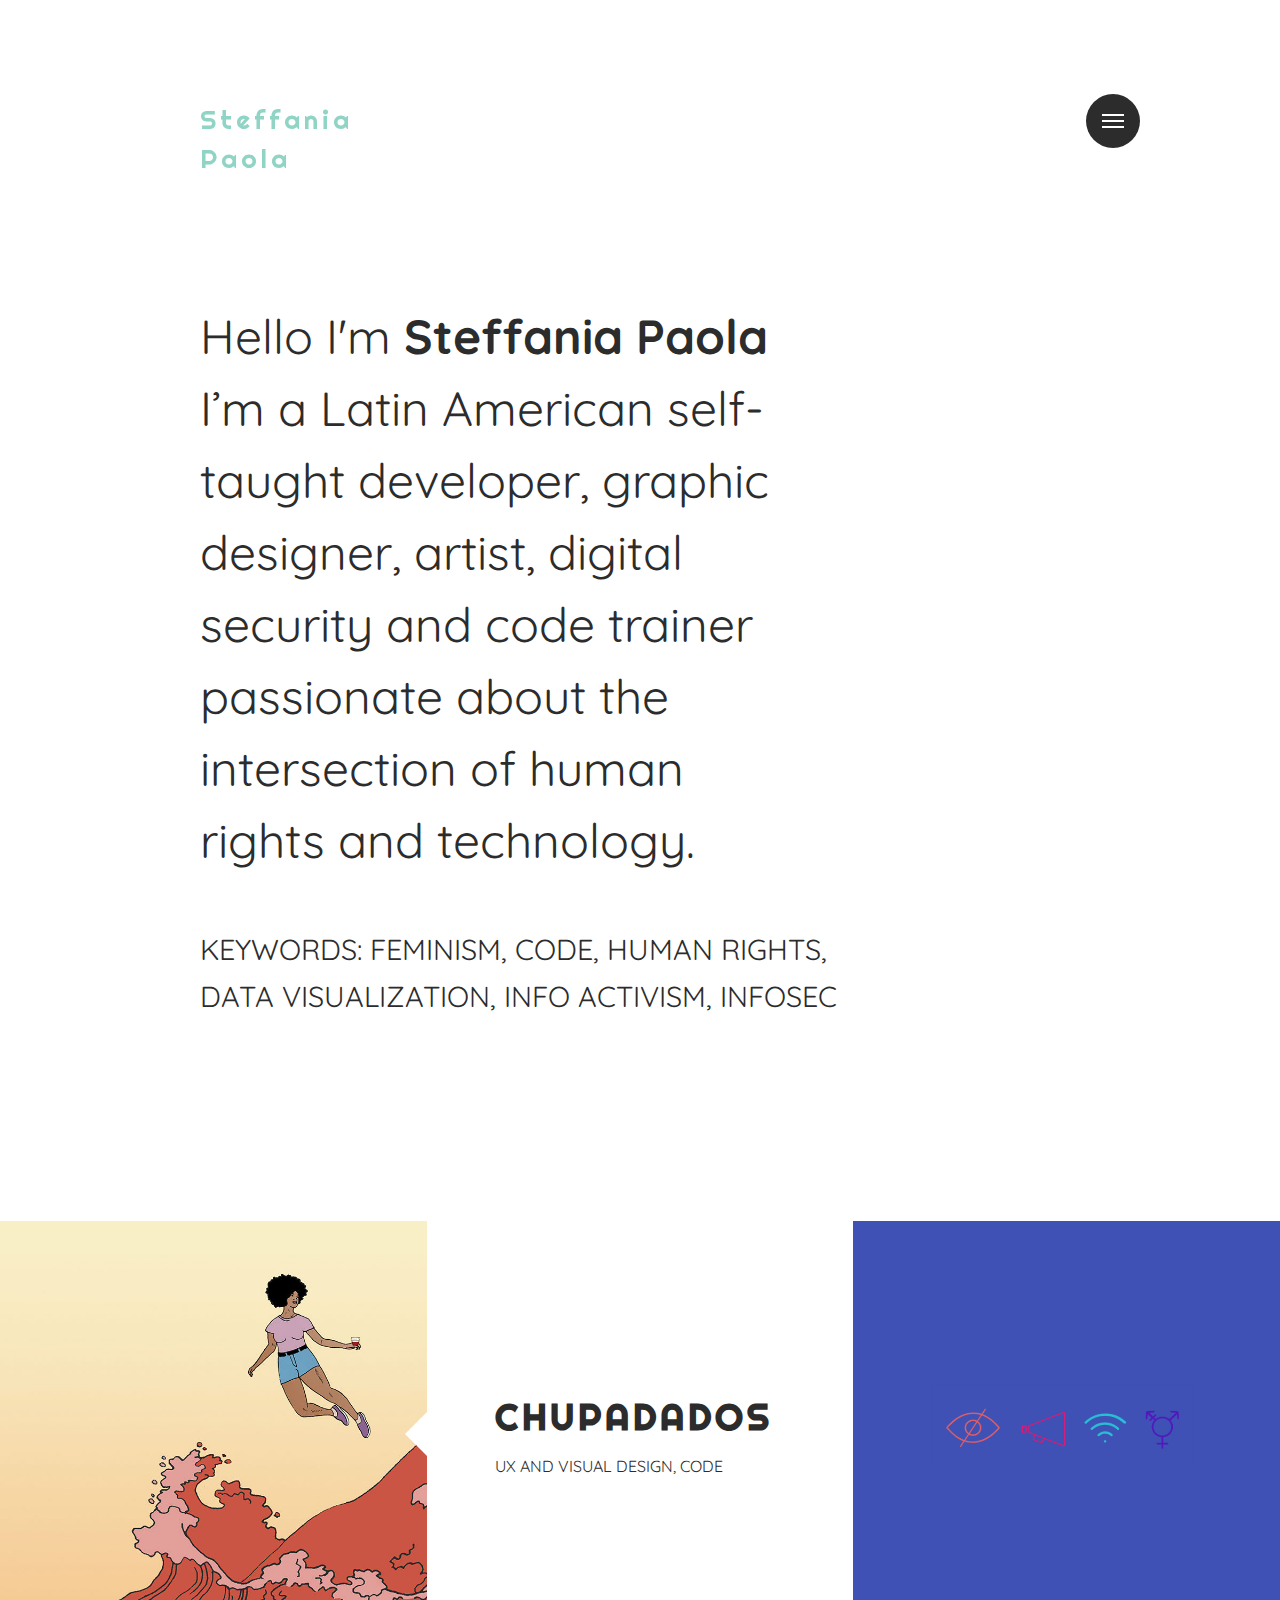
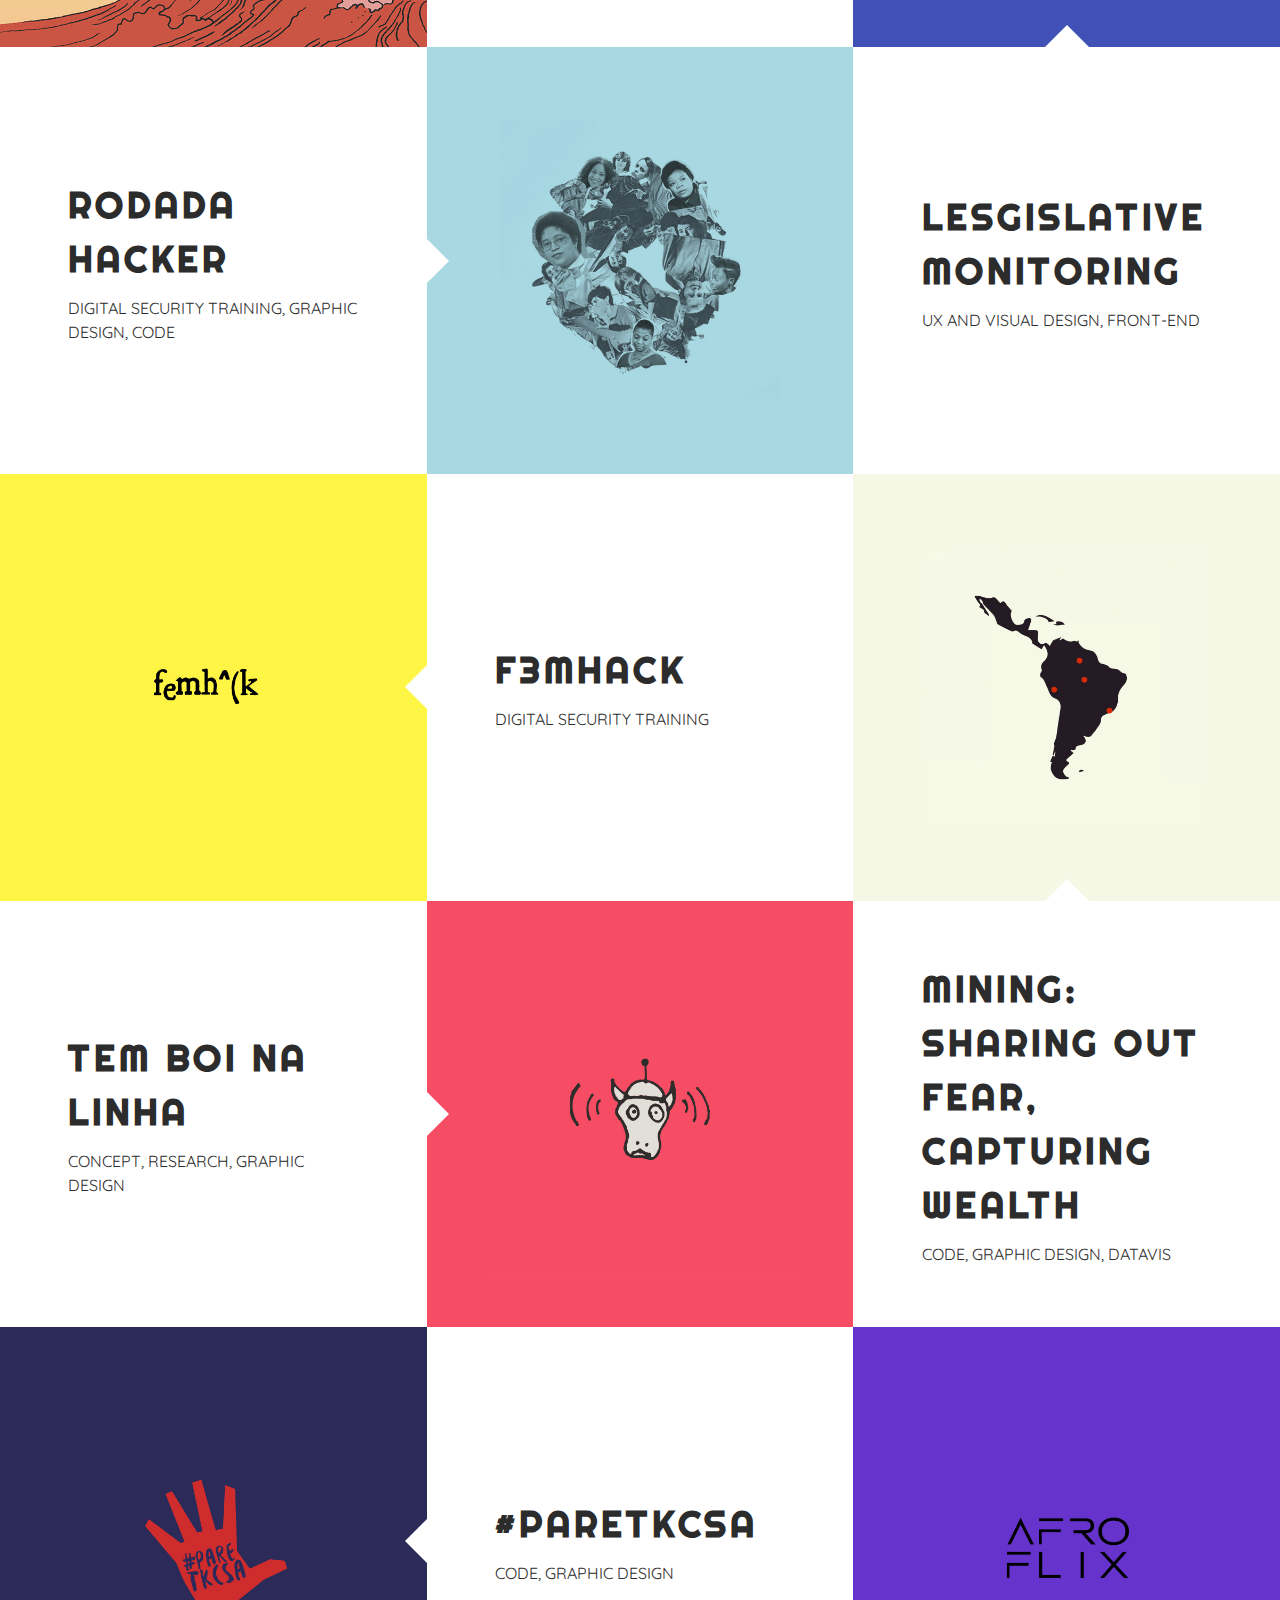
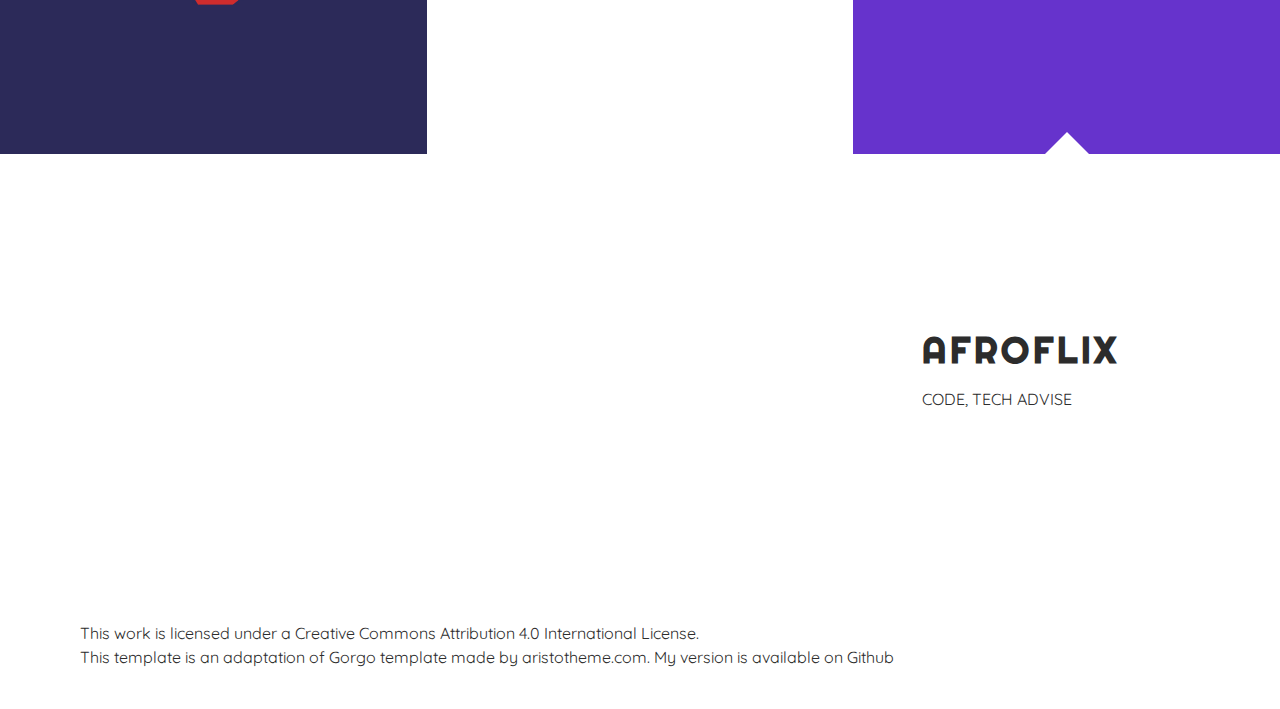
<file: index.html>
<!DOCTYPE html>
<html lang="en" class="no-js">
<head>
<meta http-equiv="Content-Type" content="text/html; charset=utf-8" >
    <meta charset="utf-8" />
    <meta name="viewport" content="width=device-width" />
    <meta http-equiv="x-ua-compatible" content="ie=edge">
    <title>Steffania Paola</title>

    <link rel="stylesheet" href="style.css" media="screen" />


    <link href='http://fonts.googleapis.com/css?family=Righteous&subset=latin,latin-ext' rel='stylesheet' type='text/css'>
    <link href='http://fonts.googleapis.com/css?family=Quicksand:300,400,700' rel='stylesheet' type='text/css'>

     <script src="scripts/modernizr.js"></script>

</head>

<body>



    <a href="#cd-nav" class="cd-nav-trigger">Menu
        <span class="cd-nav-icon"></span>

        <svg x="0px" y="0px" width="54px" height="54px" viewBox="0 0 54 54">
            <circle fill="transparent" stroke="#90D4C5" stroke-width="2" cx="27" cy="27" r="25" stroke-dasharray="157 157" stroke-dashoffset="157"></circle>
        </svg>
    </a>

    <div id="cd-nav" class="cd-nav">
        <div class="cd-navigation-wrapper">
            <div class="cd-half-block">


                <nav>
                    <ul class="cd-primary-nav">
                        <li><a href="index.html" class="selected">Showcase</a></li>
                        <li><a href="profile.html">Resumé</a></li>

                    </ul>
                </nav>
            </div><!-- .cd-half-block -->

            <div class="cd-half-block">
                <address>
                    <ul class="cd-contact-info">
                      <li><a href="mailto:tinamodotti@riseup.net">tinamodotti at riseup.net</a><br>
                      0D00 5EF2 A3D2 B458 0693  795B FE5D 26EE 807C 67EA<br>
                      <a href="key/0x807C67EA.asc">Public Key </a></li>
                  </ul>
                  <ul class="cd-contact-socials">
                      <li><a href="https://twitter.com/stepaola">Twitter</a></li>
                      <li><a href="https://github.com/stepaola/">Github</a></li>
                      <li><a href="https://medium.com/@stepaola" target="_blank">Medium</a><br><br>

                    </ul>
                </address>
            </div> <!-- .cd-half-block -->
        </div> <!-- .cd-navigation-wrapper -->
    </div> <!-- .cd-nav -->

    <div class="site-container">

        <header class="site-header cf">
            <div class="site-title"><a href="index.html">Steffania <br>Paola</a></div>

            <div class="cf"></div>

            <div class="site-tagline">
                <p>Hello  I'm <strong>Steffania Paola</strong> <br>I’m a Latin American self-taught developer, graphic designer, artist, digital security and code trainer passionate about the intersection of human rights and technology. </p><br>
                   <h4> keywords: feminism, code, human rights, data visualization, info activism, infosec </h4>
            </div>

        </header><!-- / .site-header -->

        <section class="site-content">


            <div class="projects-feed cf">

              <article class="project cf">
                  <a href="chupadados.html" title="Chupadados">
                      <div class="thumb">
                          <div data-picture data-alt="">
                              <div data-src="img/chupadadosthumb.jpg"></div>

                              <!--[if (lt IE 9) & (!IEMobile)]>
                              <div data-src="img/portfolio-1.jpg"></div>
                              <![endif]-->

                              <noscript>
                                  <img src="img/chupadadosthumb.jpg" alt="" />
                              </noscript>
                          </div>
                      </div>

                      <div class="project-content-container">
                          <div class="project-content">
                              <div class="table">
                                  <div class="table-cell">
                                      <h2 class="thumbnail-title">Chupadados<br></h2>

                                      <p class="thumbnail-description">UX and visual design, Code</p>
                                  </div>
                              </div>
                          </div>
                      </div>

                      <div class="overlay"></div>
                  </a>
              </article>

              <article class="project cf">
                  <a href="pls.html" title="Lesgislative monitoring">
                      <div class="thumb">
                          <div data-picture data-alt="">
                              <div data-src="img/plsthumb.jpg"></div>

                              <!--[if (lt IE 9) & (!IEMobile)]>
                              <div data-src="img/portfolio-1.jpg"></div>
                              <![endif]-->

                              <noscript>
                                  <img src="img/plsthumb.jpg" alt="" />
                              </noscript>
                          </div>
                      </div>

                      <div class="project-content-container">
                          <div class="project-content">
                              <div class="table">
                                  <div class="table-cell">
                                      <h2 class="thumbnail-title">Lesgislative Monitoring<br></h2>

                                      <p class="thumbnail-description">UX and visual design, Front-end</p>
                                  </div>
                              </div>
                          </div>
                      </div>

                      <div class="overlay"></div>
                  </a>
              </article>

                <article class="project cf">
                    <a href="rodadahacker.html" title="Rodada Hacker">
                        <div class="thumb">
                            <div data-picture data-alt="">
                                <div data-src="img/portfolio-1.jpg"></div>

                                <!--[if (lt IE 9) & (!IEMobile)]>
                                <div data-src="img/portfolio-1.jpg"></div>
                                <![endif]-->

                                <noscript>
                                    <img src="img/portfolio-1.jpg" alt="" />
                                </noscript>
                            </div>
                        </div>

                        <div class="project-content-container">
                            <div class="project-content">
                                <div class="table">
                                    <div class="table-cell">
                                        <h2 class="thumbnail-title">RodAda<br>Hacker</h2>

                                        <p class="thumbnail-description">digital security training, Graphic design, Code</p>
                                    </div>
                                </div>
                            </div>
                        </div>

                        <div class="overlay"></div>
                    </a>
                </article>
                <article class="project cf">
                    <a href="femhack.html" title="F3mHack">
                        <div class="thumb">
                            <div data-picture data-alt="">
                                <div data-src="img/portfolio-2.jpg"></div>

                                <!--[if (lt IE 9) & (!IEMobile)]>
                                <div data-src="img/portfolio-2.jpg"></div>
                                <![endif]-->

                                <noscript>
                                    <img src="img/portfolio-2.jpg" alt="" />
                                </noscript>
                            </div>
                        </div>

                        <div class="project-content-container">
                            <div class="project-content">
                                <div class="table">
                                    <div class="table-cell">
                                        <h2 class="thumbnail-title">F3mHack</h2>

                                        <p class="thumbnail-description">digital security training</p>
                                    </div>
                                </div>
                            </div>
                        </div>

                        <div class="overlay"></div>
                    </a>
                </article>
                <article class="project cf">
                    <a href="mining.html" title="Mining">
                        <div class="thumb">
                            <div data-picture data-alt="">
                                <div data-src="img/portfolio-3.jpg"></div>

                                <!--[if (lt IE 9) & (!IEMobile)]>
                                <div data-src="img/portfolio-3.jpg"></div>
                                <![endif]-->

                                <noscript>
                                    <img src="img/portfolio-3.jpg" alt="" />
                                </noscript>
                            </div>
                        </div>

                        <div class="project-content-container">
                            <div class="project-content">
                                <div class="table">
                                    <div class="table-cell">
                                        <h2 class="thumbnail-title">MINING:<br>SHARING OUT FEAR,<br>CAPTURING WEALTH</h2>

                                        <p class="thumbnail-description">Code, Graphic Design, Datavis</p>
                                    </div>
                                </div>
                            </div>
                        </div>

                        <div class="overlay"></div>
                    </a>
                </article>
                <article class="project cf">
                    <a href="temboinalinha.html" title="Tem boi na linha">
                        <div class="thumb">
                            <div data-picture data-alt="">
                                <div data-src="img/portfolio-4.jpg"></div>

                                <!--[if (lt IE 9) & (!IEMobile)]>
                                <div data-src="img/portfolio-4.jpg"></div>
                                <![endif]-->

                                <noscript>
                                    <img src="img/portfolio-4.jpg" alt="" />
                                </noscript>
                            </div>
                        </div>

                        <div class="project-content-container">
                            <div class="project-content">
                                <div class="table">
                                    <div class="table-cell">
                                        <h2 class="thumbnail-title">Tem boi na linha</h2>

                                        <p class="thumbnail-description">Concept, Research, Graphic design</p>
                                    </div>
                                </div>
                            </div>
                        </div>

                        <div class="overlay"></div>
                    </a>
                </article>
                <article class="project cf">
                    <a href="paretkcsa.html" title="#pareTKCSA">
                        <div class="thumb">
                            <div data-picture data-alt="">
                                <div data-src="img/portfolio-5.jpg"></div>

                                <!--[if (lt IE 9) & (!IEMobile)]>
                                <div data-src="img/portfolio-5.jpg"></div>
                                <![endif]-->

                                <noscript>
                                    <img src="img/portfolio-5.jpg" alt="" />
                                </noscript>
                            </div>
                        </div>

                        <div class="project-content-container">
                            <div class="project-content">
                                <div class="table">
                                    <div class="table-cell">
                                        <h2 class="thumbnail-title">#PareTKCSA</h2>

                                        <p class="thumbnail-description">Code, graphic design</p>
                                    </div>
                                </div>
                            </div>
                        </div>

                        <div class="overlay"></div>
                    </a>
                </article>
                <article class="project cf">
                    <a href="afroflix.html" title="Afroflix">
                        <div class="thumb">
                            <div data-picture data-alt="">
                                <div data-src="img/portfolio-6.jpg"></div>

                                <!--[if (lt IE 9) & (!IEMobile)]>
                                <div data-src="img/portfolio-6.jpg"></div>
                                <![endif]-->

                                <noscript>
                                    <img src="img/portfolio-6.jpg" alt="" />
                                </noscript>
                            </div>
                        </div>

                        <div class="project-content-container">
                            <div class="project-content">
                                <div class="table">
                                    <div class="table-cell">
                                        <h2 class="thumbnail-title">Afroflix</h2>

                                        <p class="thumbnail-description">code, tech advise</p>
                                    </div>
                                </div>
                            </div>
                        </div>

                        <div class="overlay"></div>
                    </a>
                </article>
            <!--END .projects-feed-->
            </div>

        <!--END .site-content-->
        </section>

         <footer class="site-footer cf">
            <p class="footer-text">This work is licensed under a <a rel="license" href="http://creativecommons.org/licenses/by/4.0/">Creative Commons Attribution 4.0 International License</a>. <br>
            This template is an adaptation of Gorgo template made by aristotheme.com. My version is available on <a href="http://github.com/stepaola/gorgo">Github</a></p>
        </footer>
    <!--END .site-container-->
    </div>

    <script src="scripts/jquery-2.1.4.min.js"></script>
    <script src="scripts/jquery.fitvids.js"></script>
    <script src="scripts/jquery.imagesloaded.min.js"></script>
    <script src="scripts/main.js"></script>


</body>
</html>
</file>
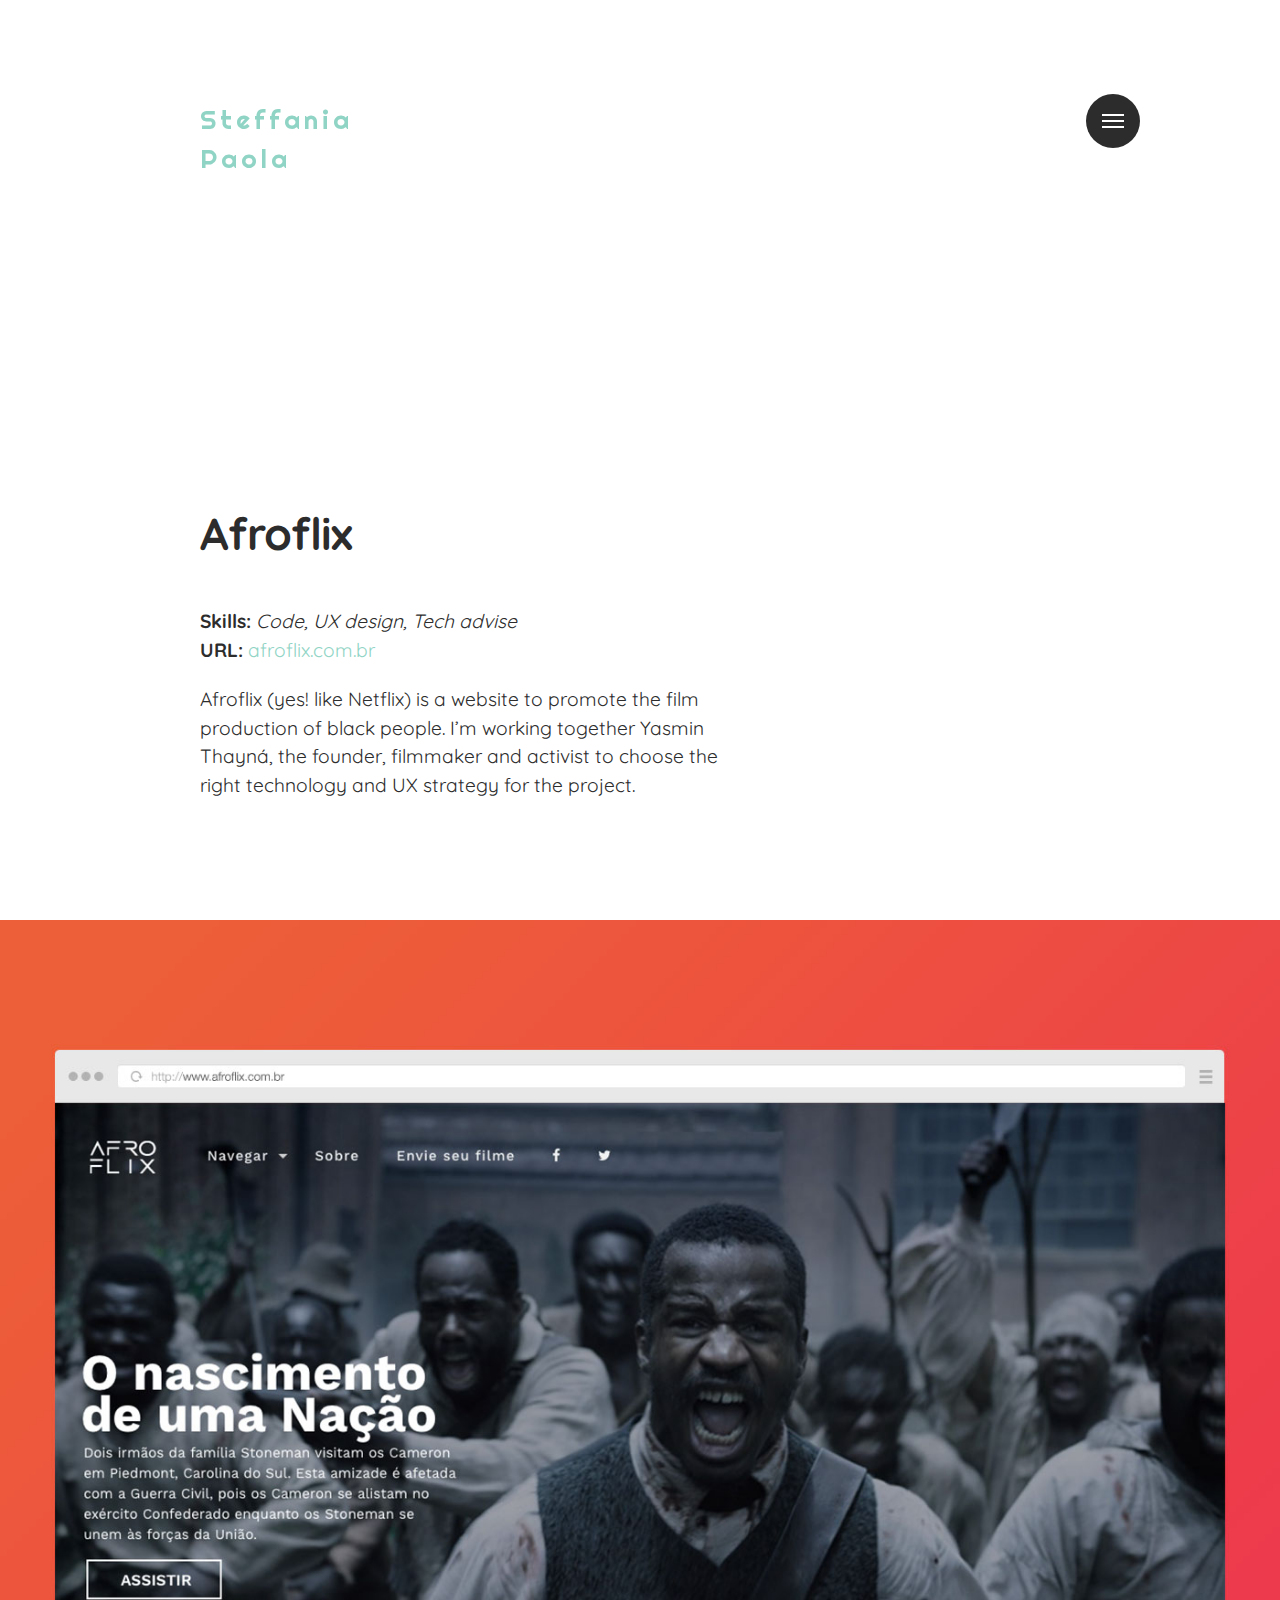
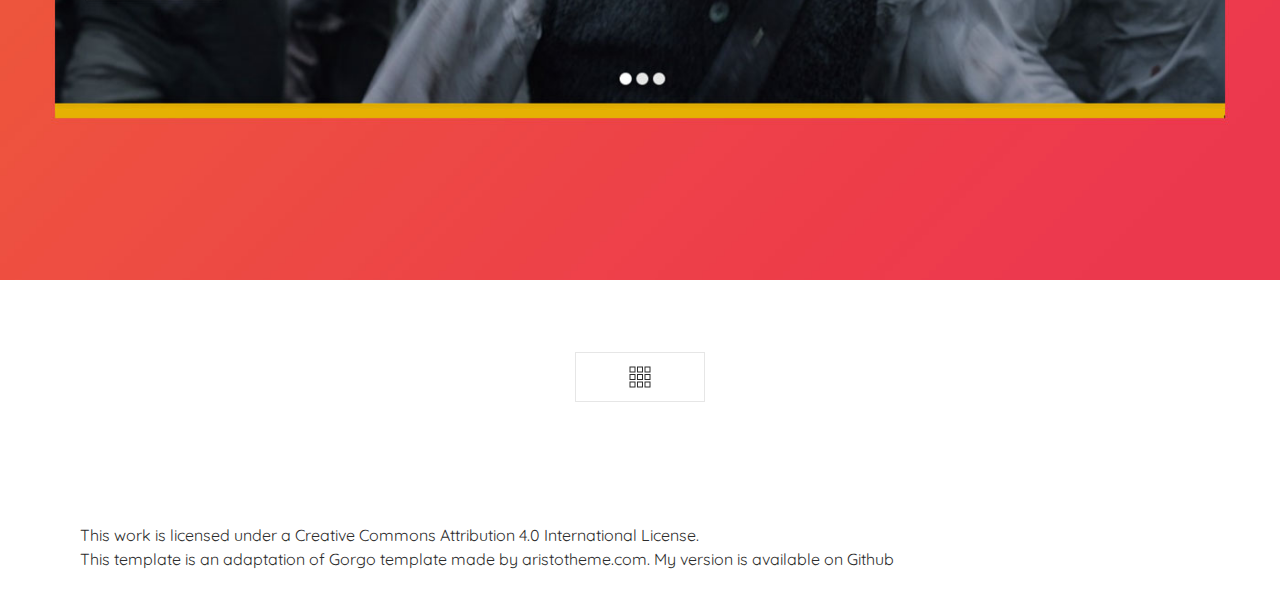
<file: afroflix.html>
<!DOCTYPE html>
<html lang="en" class="no-js">
<head>
<meta http-equiv="Content-Type" content="text/html; charset=utf-8" >
    <meta charset="utf-8" />
    <meta name="viewport" content="width=device-width" />
    <meta http-equiv="x-ua-compatible" content="ie=edge">
    <title>Afroflix - Steffania Paola</title>

    <link rel="stylesheet" href="style.css" media="screen" />


    <link href='http://fonts.googleapis.com/css?family=Righteous&subset=latin,latin-ext' rel='stylesheet' type='text/css'>
    <link href='http://fonts.googleapis.com/css?family=Quicksand:300,400,700' rel='stylesheet' type='text/css'>

     <script src="scripts/modernizr.js"></script>

</head>

<body>

    <a href="#cd-nav" class="cd-nav-trigger">Menu
        <span class="cd-nav-icon"></span>

        <svg x="0px" y="0px" width="54px" height="54px" viewBox="0 0 54 54">
            <circle fill="transparent" stroke="#90D4C5" stroke-width="2" cx="27" cy="27" r="25" stroke-dasharray="157 157" stroke-dashoffset="157"></circle>
        </svg>
    </a>

    <div id="cd-nav" class="cd-nav">
        <div class="cd-navigation-wrapper">
            <div class="cd-half-block">

              <nav>
                  <ul class="cd-primary-nav">
                      <li><a href="index.html" class="selected">Showcase</a></li>
                      <li><a href="profile.html">Resumé</a></li>

                  </ul>
              </nav>
            </div><!-- .cd-half-block -->

            <div class="cd-half-block">
              <address>
                  <ul class="cd-contact-info">
                      <li><a href="mailto:tinamodotti@riseup.net">tinamodotti at riseup.net</a></li>
                  </ul>
                  <ul class="cd-contact-socials">
                      <li><a href="https://twitter.com/stepaola">Twitter</a></li>
                      <li><a href="https://github.com/stepaola/">Github</a></li>
                  </ul>
              </address>
            </div> <!-- .cd-half-block -->
        </div> <!-- .cd-navigation-wrapper -->
    </div> <!-- .cd-nav -->

    <div class="site-container">

        <header class="site-header cf">
            <div class="site-title"><a href="index.html">Steffania <br>Paola</a></div>
            <div class="cf"></div>
        </header><!-- / .site-header -->

        <section class="site-content">

            <div class="page-desc">
                 <h1>Afroflix</h1>
                <p><strong>Skills:</strong> <i>Code, UX design, Tech advise</i> <br><strong>URL:</strong> <a href="http://afroflix.com.br" "_blank">afroflix.com.br</a></p>
                <p>Afroflix (yes! like Netflix) is a website to promote the film  production of black people.
                  I’m working together Yasmin Thayná, the founder, filmmaker and activist to choose the right technology and UX strategy for the project.</p>
            </div>

            <article class="project">

                <div class="project-assets">
                    <div class="image">
                        <div data-picture>
                            <div data-src="img/afroflix1.jpg"></div>
                            <div data-src="img/afroflix1.jpg" data-media="(-webkit-min-device-pixel-ratio: 2),(min--moz-device-pixel-ratio: 2),(-o-min-device-pixel-ratio: 2/1),(min-device-pixel-ratio: 2),(min-resolution: 192dpi),(min-resolution: 2dppx)"></div>
                            <!--[if (lt IE 9) & (!IEMobile)]>
                                <div data-src="img/item-1.jpg"></div>
                            <![endif]-->
                            <noscript>
                                <img src="img/afroflix1.jpg" alt="" />
                            </noscript>
                        </div>
                    </div>

            </article>

        <!--END .site-content-->
        </section>



        <nav role="navigation">
            <ul class="cd-pagination animated-buttons custom-icons">
                <li class="button-main"><a href="http://stepaola.github.io/gorgo/"><i>Portfolio</i></a></li>

            </ul>
        </nav> <!-- cd-pagination-wrapper -->


        <footer class="site-footer cf">
           <p class="footer-text">This work is licensed under a <a rel="license" href="http://creativecommons.org/licenses/by/4.0/">Creative Commons Attribution 4.0 International License</a>. <br>
           This template is an adaptation of Gorgo template made by aristotheme.com. My version is available on <a href="http://github.com/stepaola/gorgo">Github</a></p>
       </footer>


    <!--END .site-container-->
    </div>

    <script src="scripts/jquery-2.1.4.min.js"></script>
    <script src="scripts/jquery.fitvids.js"></script>
    <script src="scripts/jquery.imagesloaded.min.js"></script>
    <script src="scripts/main.js"></script>


</body>
</html>
</file>
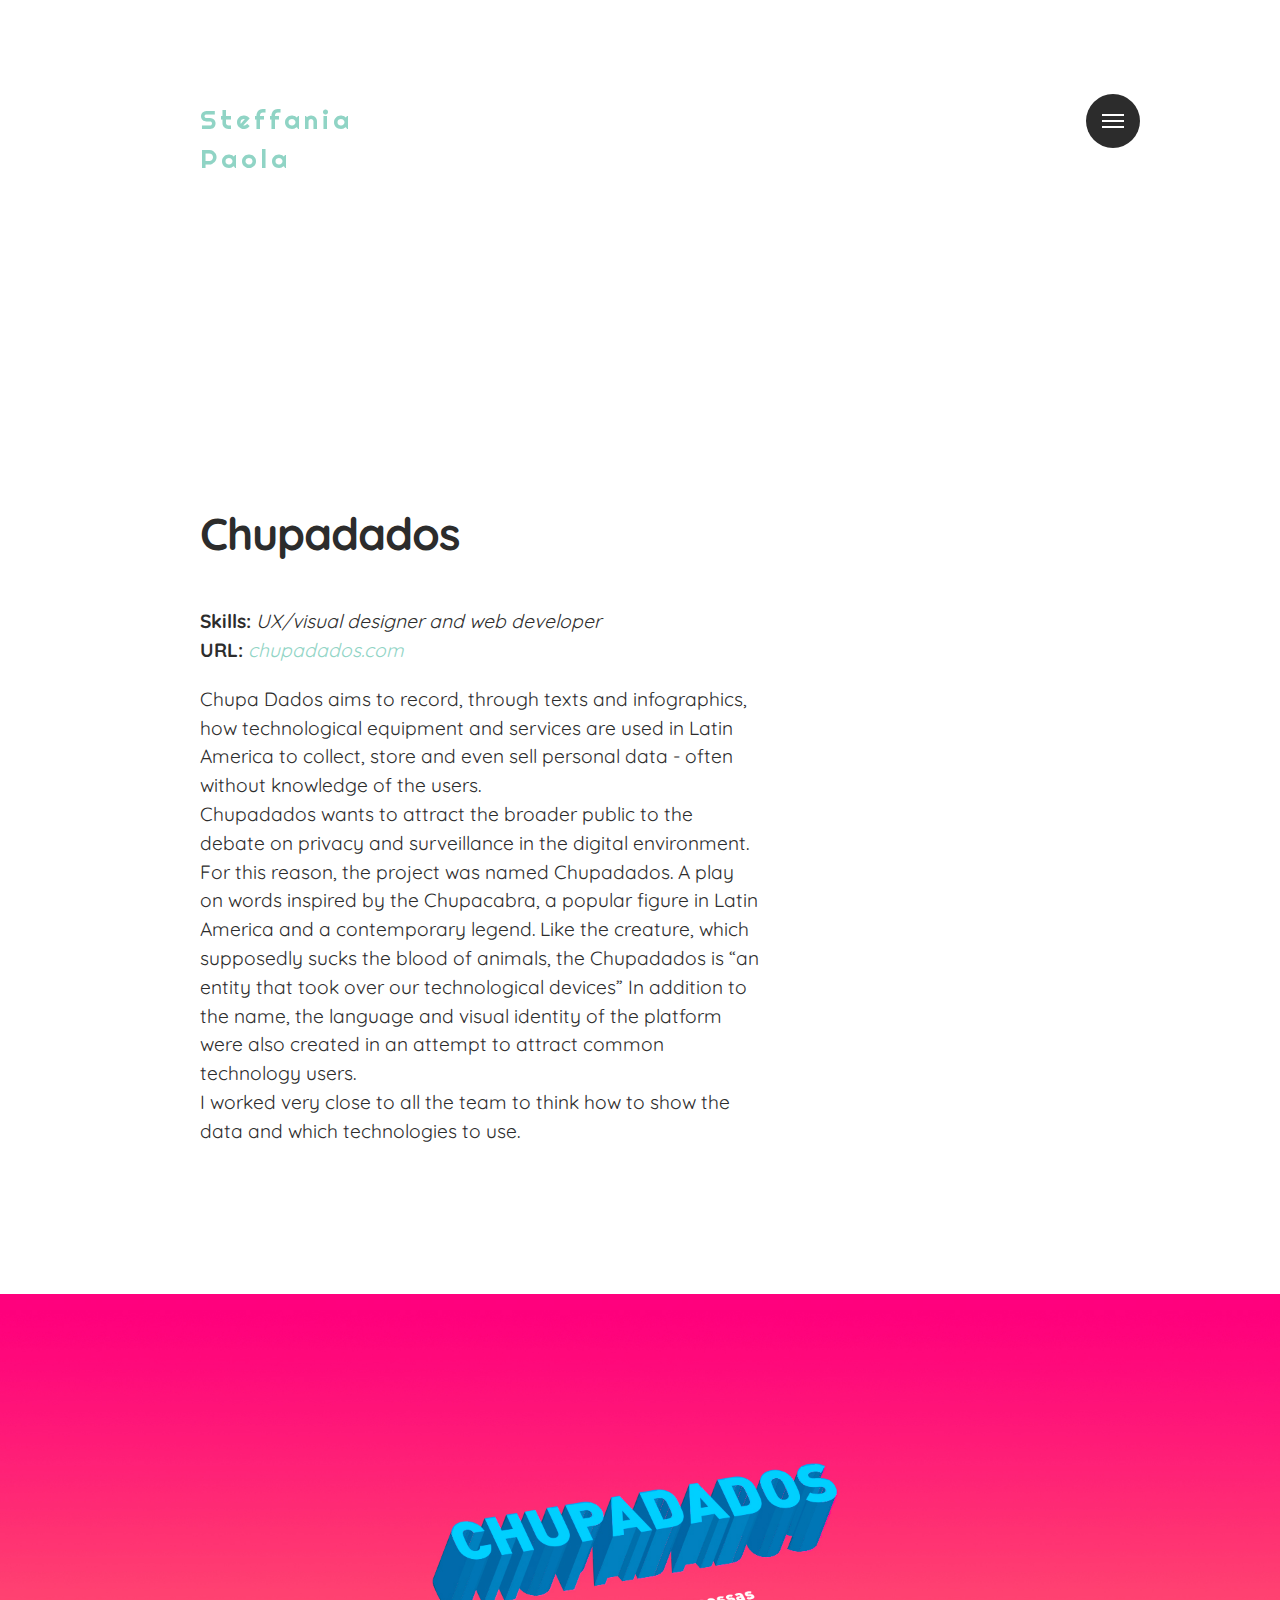
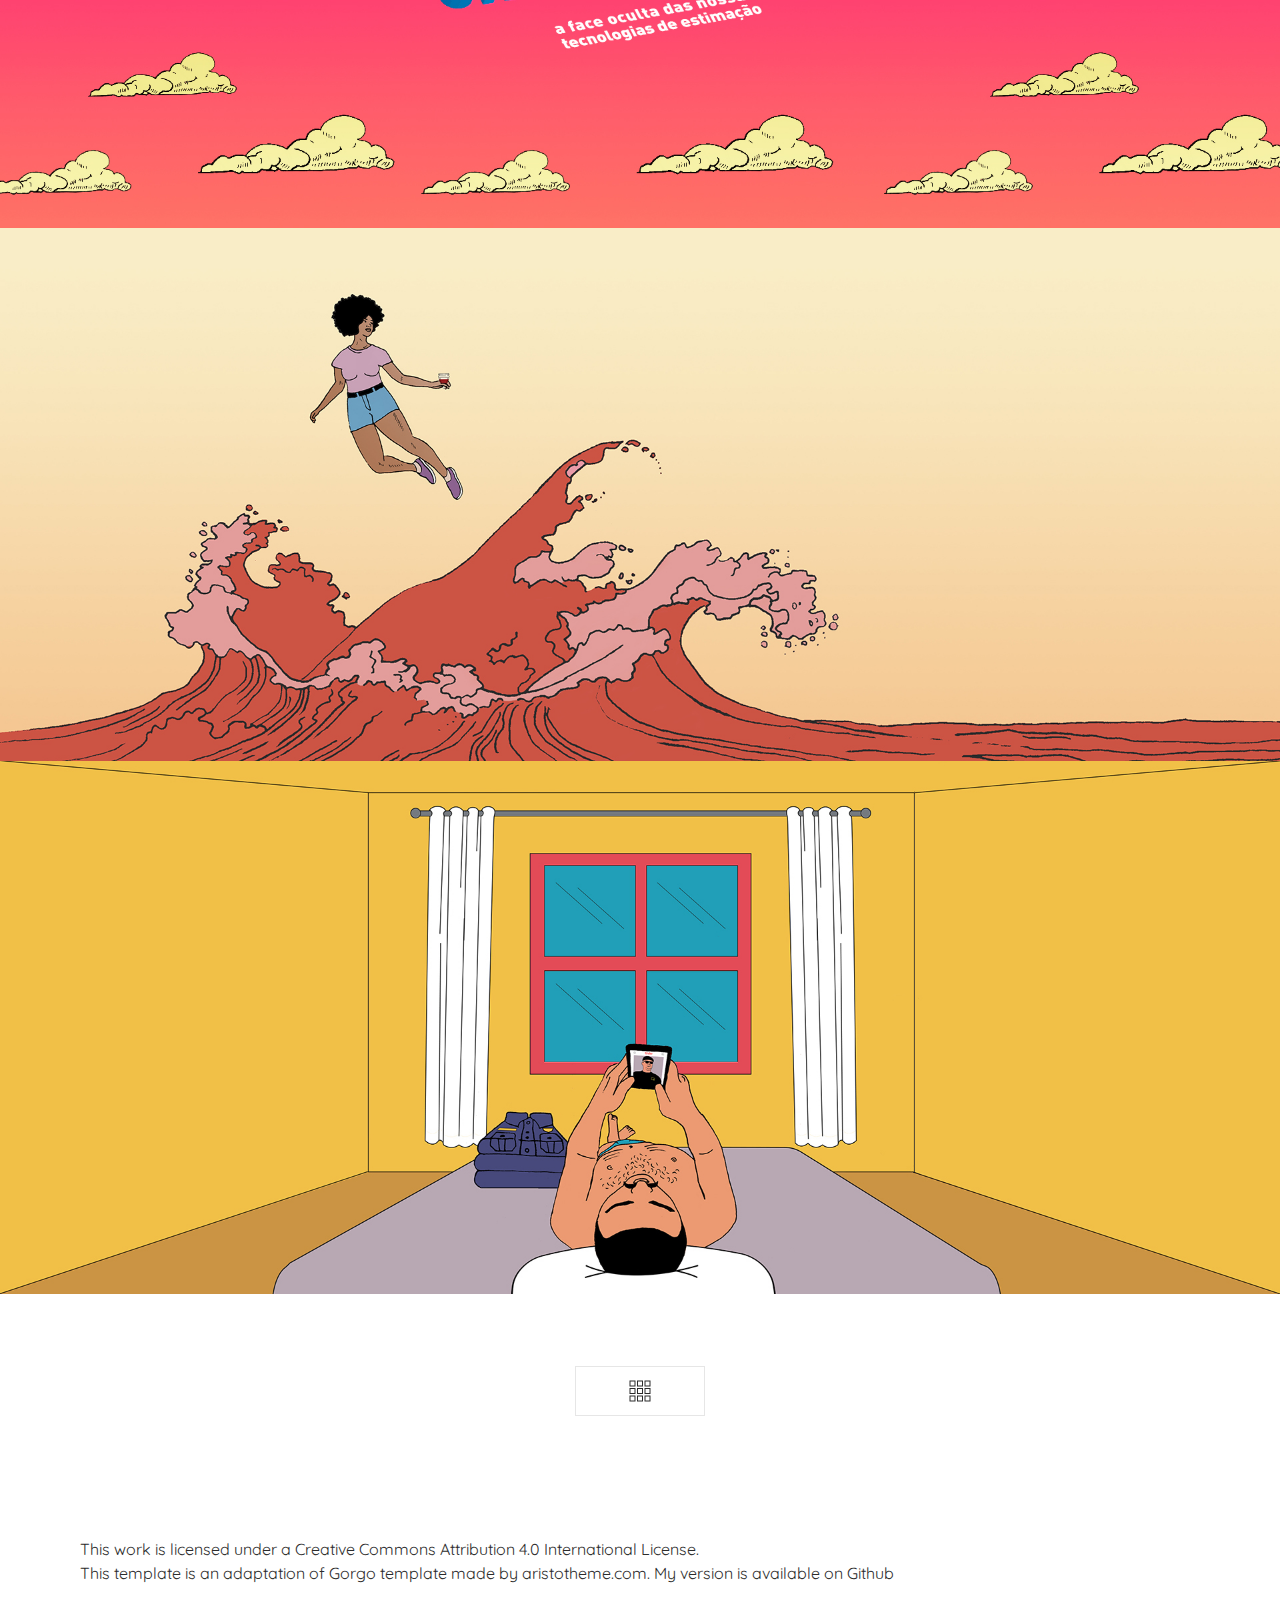
<file: chupadados.html>
<!DOCTYPE html>
<html lang="en" class="no-js">
<head>
<meta http-equiv="Content-Type" content="text/html; charset=utf-8" >
    <meta charset="utf-8" />
    <meta name="viewport" content="width=device-width" />
    <meta http-equiv="x-ua-compatible" content="ie=edge">
    <title>Chupadados - Steffania Paola</title>

    <link rel="stylesheet" href="style.css" media="screen" />


    <link href='http://fonts.googleapis.com/css?family=Righteous&subset=latin,latin-ext' rel='stylesheet' type='text/css'>
    <link href='http://fonts.googleapis.com/css?family=Quicksand:300,400,700' rel='stylesheet' type='text/css'>

     <script src="scripts/modernizr.js"></script>

</head>

<body>

    <a href="#cd-nav" class="cd-nav-trigger">Menu
        <span class="cd-nav-icon"></span>

        <svg x="0px" y="0px" width="54px" height="54px" viewBox="0 0 54 54">
            <circle fill="transparent" stroke="#90D4C5" stroke-width="2" cx="27" cy="27" r="25" stroke-dasharray="157 157" stroke-dashoffset="157"></circle>
        </svg>
    </a>

    <div id="cd-nav" class="cd-nav">
        <div class="cd-navigation-wrapper">
            <div class="cd-half-block">

              <nav>
                  <ul class="cd-primary-nav">
                      <li><a href="index.html" class="selected">Showcase</a></li>
                      <li><a href="profile.html">Resumé</a></li>

                  </ul>
              </nav>
            </div><!-- .cd-half-block -->

            <div class="cd-half-block">
              <address>
                  <ul class="cd-contact-info">
                      <li><a href="mailto:tinamodotti@riseup.net">tinamodotti at riseup.net</a></li>
                  </ul>
                  <ul class="cd-contact-socials">
                      <li><a href="https://twitter.com/stepaola">Twitter</a></li>
                      <li><a href="https://github.com/stepaola/">Github</a></li>
                  </ul>
              </address>
            </div> <!-- .cd-half-block -->
        </div> <!-- .cd-navigation-wrapper -->
    </div> <!-- .cd-nav -->

    <div class="site-container">

        <header class="site-header cf">
            <div class="site-title"><a href="index.html">Steffania <br>Paola</a></div>
            <div class="cf"></div>
        </header><!-- / .site-header -->

        <section class="site-content">

            <div class="page-desc">
                 <h1>Chupadados</h1>
                <p><strong>Skills:</strong> <i>UX/visual designer and web developer</i> <br><strong>URL:</strong> <a href="https://chupadados.com" target="_blank"><i>chupadados.com</i></a></p>
                <p>Chupa Dados aims to record, through texts and infographics, how technological equipment and services are used in Latin America to collect, store and even sell personal data - often without knowledge of the users.<br>
                  Chupadados wants to attract the broader public to the debate on privacy and surveillance in the digital environment.<br>
                  For this reason, the project was named Chupadados. A play on words inspired by the Chupacabra, a popular figure in Latin America and a contemporary legend. Like the creature, which supposedly sucks the blood of animals, the Chupadados is “an entity that took over our technological devices”
                  In addition to the name, the language and visual identity of the platform were also created in an attempt to attract common technology users.<br>
                  I worked very close to all the team to think how to show the data and which technologies to use.
                  <br><br>
                  </p>
            </div>

            <article class="project">

                <div class="project-assets">
                    <div class="image">
                        <div data-picture>
                            <div data-src="img/chupadados.jpg"></div>
                            <div data-src="img/chupadados.jpg" data-media="(-webkit-min-device-pixel-ratio: 2),(min--moz-device-pixel-ratio: 2),(-o-min-device-pixel-ratio: 2/1),(min-device-pixel-ratio: 2),(min-resolution: 192dpi),(min-resolution: 2dppx)"></div>
                            <!--[if (lt IE 9) & (!IEMobile)]>
                                <div data-src="img/item-1.jpg"></div>
                            <![endif]-->
                            <noscript>
                                <img src="img/chupadados.jpg" alt="" />
                            </noscript>
                        </div>
                    </div>
                    <div class="image">
                        <div data-picture>
                            <div data-src="img/chupamens.jpg"></div>
                            <div data-src="img/chupamens.jpg" data-media="(-webkit-min-device-pixel-ratio: 2),(min--moz-device-pixel-ratio: 2),(-o-min-device-pixel-ratio: 2/1),(min-device-pixel-ratio: 2),(min-resolution: 192dpi),(min-resolution: 2dppx)"></div>
                            <!--[if (lt IE 9) & (!IEMobile)]>
                                <div data-src="img/item-2.jpg"></div>
                            <![endif]-->
                            <noscript>
                                <img src="img/chupamens.jpg" alt="" />
                            </noscript>
                        </div>
                    </div>
                    <div class="image">
                        <div data-picture>
                            <div data-src="img/olimpiadas.jpg"></div>
                            <div data-src="img/olimpiadas.jpg" data-media="(-webkit-min-device-pixel-ratio: 2),(min--moz-device-pixel-ratio: 2),(-o-min-device-pixel-ratio: 2/1),(min-device-pixel-ratio: 2),(min-resolution: 192dpi),(min-resolution: 2dppx)"></div>
                            <!--[if (lt IE 9) & (!IEMobile)]>
                                <div data-src="img/item-3.jpg"></div>
                            <![endif]-->
                            <noscript>
                                <img src="img/olimpiadas.jpg" alt="" />
                            </noscript>
                        </div>
                    </div>
                </div>
            </article>

        <!--END .site-content-->
        </section>



        <nav role="navigation">
            <ul class="cd-pagination animated-buttons custom-icons">
                <li class="button-main"><a href="http://stepaola.github.io/gorgo/"><i>Portfolio</i></a></li>

            </ul>
        </nav> <!-- cd-pagination-wrapper -->


        <footer class="site-footer cf">
           <p class="footer-text">This work is licensed under a <a rel="license" href="http://creativecommons.org/licenses/by/4.0/">Creative Commons Attribution 4.0 International License</a>. <br>
           This template is an adaptation of Gorgo template made by aristotheme.com. My version is available on <a href="http://github.com/stepaola/gorgo">Github</a></p>
       </footer>


    <!--END .site-container-->
    </div>

    <script src="scripts/jquery-2.1.4.min.js"></script>
    <script src="scripts/jquery.fitvids.js"></script>
    <script src="scripts/jquery.imagesloaded.min.js"></script>
    <script src="scripts/main.js"></script>


</body>
</html>
</file>
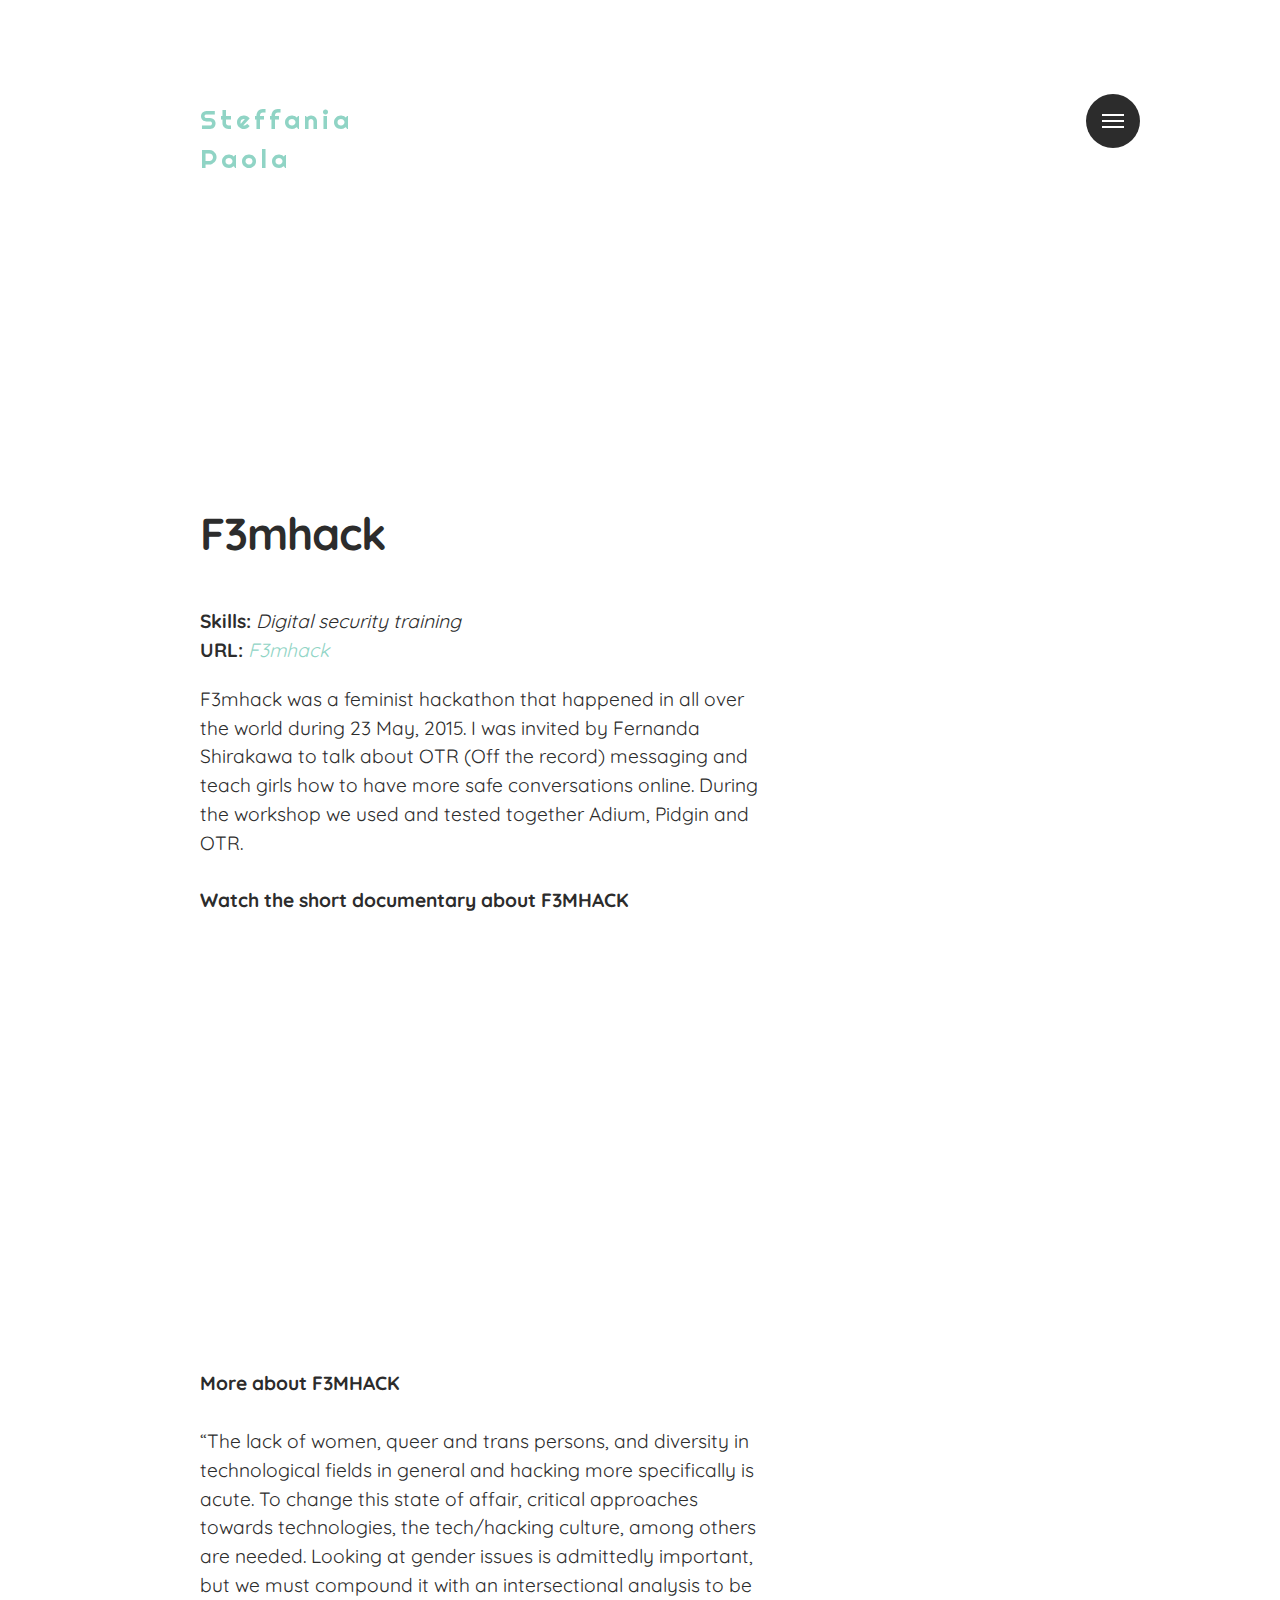
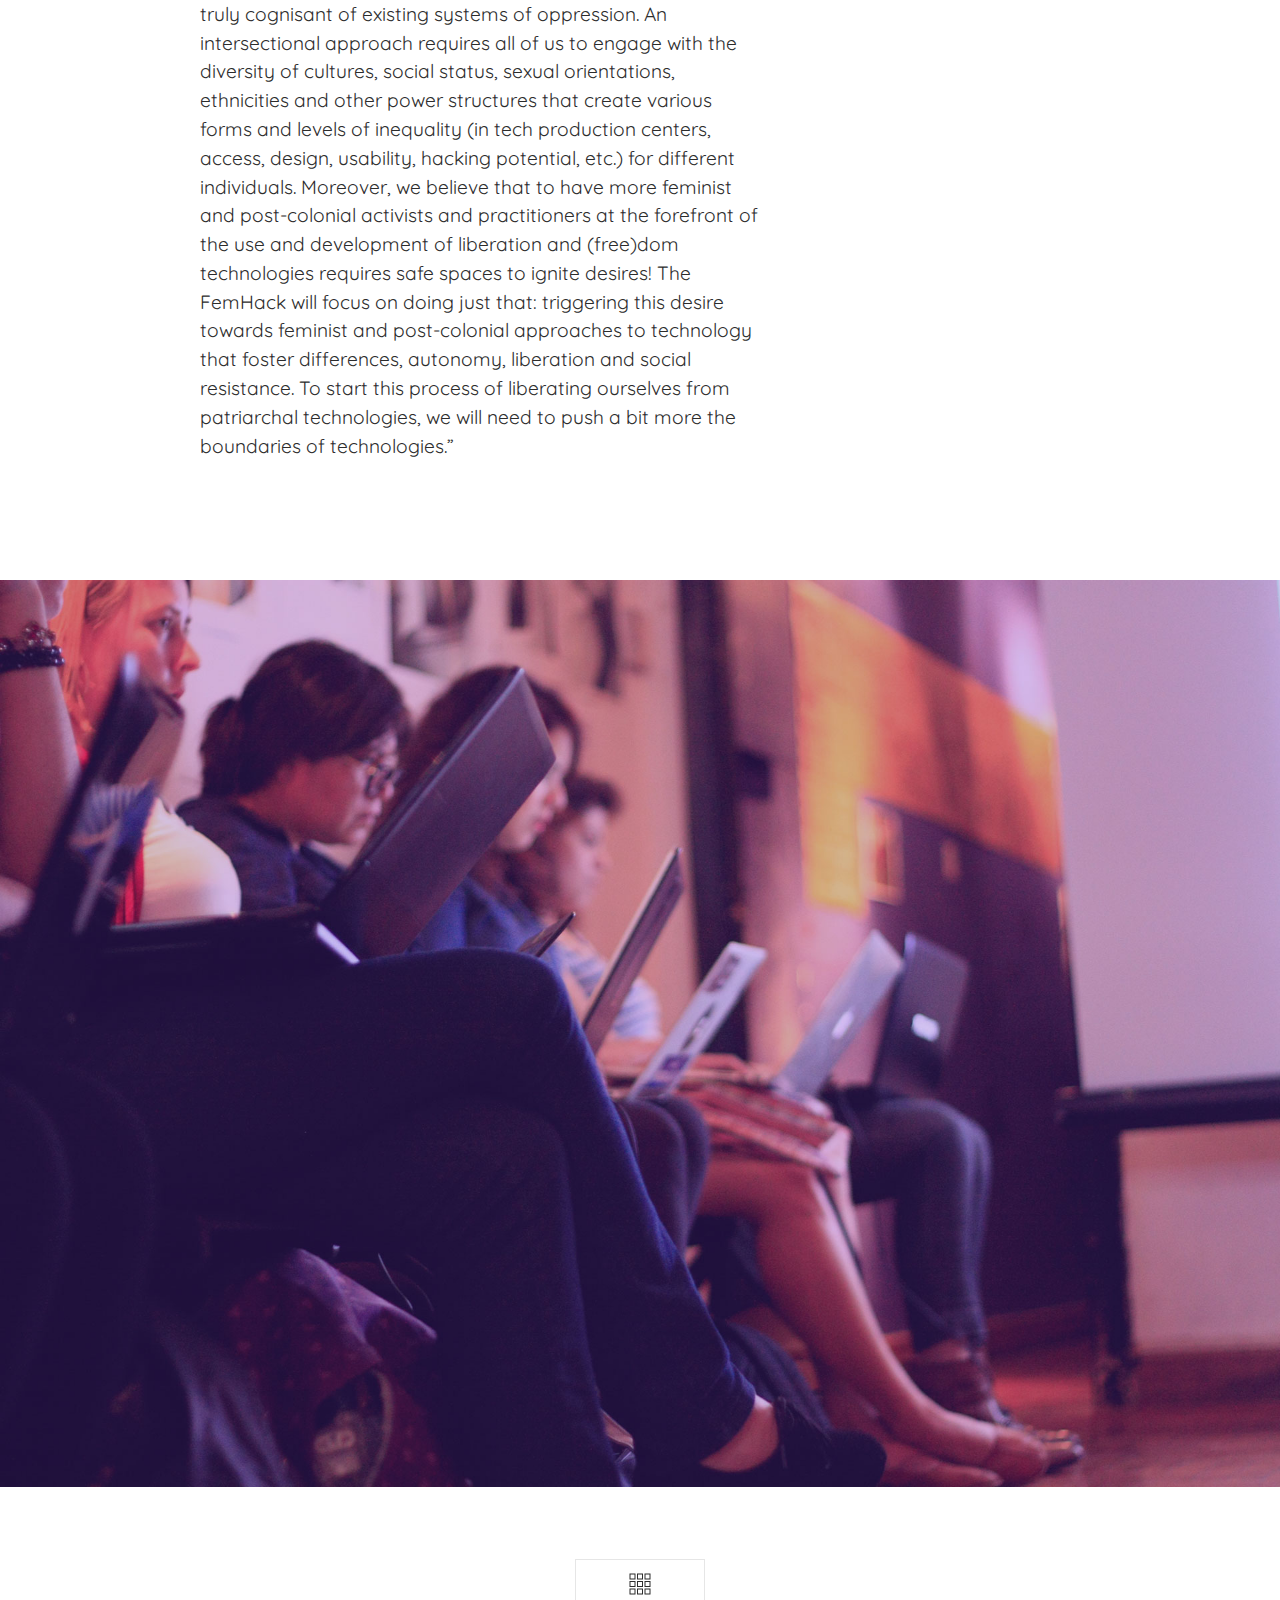
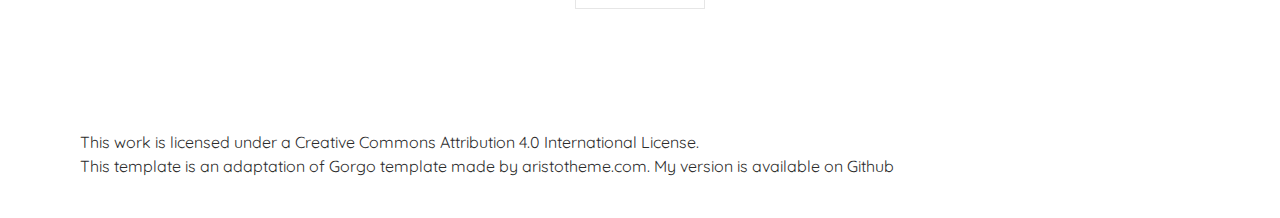
<file: femhack.html>
<!DOCTYPE html>
<html lang="en" class="no-js">
<head>
<meta http-equiv="Content-Type" content="text/html; charset=utf-8" >
    <meta charset="utf-8" />
    <meta name="viewport" content="width=device-width" />
    <meta http-equiv="x-ua-compatible" content="ie=edge">
    <title>F3MHACK - Steffania Paola</title>

    <link rel="stylesheet" href="style.css" media="screen" />


    <link href='http://fonts.googleapis.com/css?family=Righteous&subset=latin,latin-ext' rel='stylesheet' type='text/css'>
    <link href='http://fonts.googleapis.com/css?family=Quicksand:300,400,700' rel='stylesheet' type='text/css'>

     <script src="scripts/modernizr.js"></script>

</head>

<body>

    <a href="#cd-nav" class="cd-nav-trigger">Menu
        <span class="cd-nav-icon"></span>

        <svg x="0px" y="0px" width="54px" height="54px" viewBox="0 0 54 54">
            <circle fill="transparent" stroke="#90D4C5" stroke-width="2" cx="27" cy="27" r="25" stroke-dasharray="157 157" stroke-dashoffset="157"></circle>
        </svg>
    </a>

    <div id="cd-nav" class="cd-nav">
        <div class="cd-navigation-wrapper">
            <div class="cd-half-block">

              <nav>
                  <ul class="cd-primary-nav">
                      <li><a href="index.html" class="selected">Showcase</a></li>
                      <li><a href="profile.html">Resumé</a></li>

                  </ul>
              </nav>
            </div><!-- .cd-half-block -->

            <div class="cd-half-block">
              <address>
                  <ul class="cd-contact-info">
                      <li><a href="mailto:tinamodotti@riseup.net">tinamodotti at riseup.net</a></li>
                  </ul>
                  <ul class="cd-contact-socials">
                      <li><a href="https://twitter.com/stepaola">Twitter</a></li>
                      <li><a href="https://github.com/stepaola/">Github</a></li>
                  </ul>
              </address>
            </div> <!-- .cd-half-block -->
        </div> <!-- .cd-navigation-wrapper -->
    </div> <!-- .cd-nav -->

    <div class="site-container">

        <header class="site-header cf">
            <div class="site-title"><a href="index.html">Steffania <br>Paola</a></div>
            <div class="cf"></div>
        </header><!-- / .site-header -->

        <section class="site-content">

            <div class="page-desc">
                 <h1>F3mhack</h1>
                <p><strong>Skills:</strong> <i>Digital security training</i> <br><strong>URL:</strong> <a href="https://f3mhack.org/index.php/en/" target="_blank"><i>F3mhack</i></a></p>
                <p>F3mhack was a feminist hackathon that happened in all over the world during 23 May, 2015. I was invited by Fernanda Shirakawa to talk about OTR (Off the record) messaging and teach girls how to have more safe conversations online. During the workshop we used and tested together Adium, Pidgin and OTR.
                  <br><br>

                  <strong>Watch the short documentary about F3MHACK</strong>
                  <br><br>
                  <iframe width="640" height="360" src="https://www.youtube.com/embed/EnU0n8Guzuo" frameborder="0" allowfullscreen></iframe>

                  <br><br><br>
                  <strong>More about F3MHACK</strong>
                  <br><br>
                  “The lack of women, queer and trans persons, and diversity in technological fields in general and hacking more specifically is acute. To change this state of affair, critical approaches towards technologies, the tech/hacking culture, among others are needed. Looking at gender issues is admittedly important, but we must compound it with an intersectional analysis to be truly cognisant of existing systems of oppression. An intersectional approach requires all of us to engage with the diversity of cultures, social status, sexual orientations, ethnicities and other power structures that create various forms and levels of inequality (in tech production centers, access, design, usability, hacking potential, etc.) for different individuals.
                  Moreover, we believe that to have more feminist and post-colonial activists and practitioners at the forefront of the use and development of liberation and (free)dom technologies requires safe spaces to ignite desires!
                  The FemHack will focus on doing just that: triggering this desire towards feminist and post-colonial approaches to technology that foster differences, autonomy, liberation and social resistance. To start this process of liberating ourselves from patriarchal technologies, we will need to push a bit more the boundaries of technologies.” </p>
            </div>

            <article class="project">

                <div class="project-assets">
                    <div class="image">
                        <div data-picture>
                            <div data-src="img/femhack1.jpg"></div>
                            <div data-src="img/femhack1.jpg" data-media="(-webkit-min-device-pixel-ratio: 2),(min--moz-device-pixel-ratio: 2),(-o-min-device-pixel-ratio: 2/1),(min-device-pixel-ratio: 2),(min-resolution: 192dpi),(min-resolution: 2dppx)"></div>
                            <!--[if (lt IE 9) & (!IEMobile)]>
                                <div data-src="img/item-1.jpg"></div>
                            <![endif]-->
                            <noscript>
                                <img src="img/femhack1.jpg" alt="" />
                            </noscript>
                        </div>
                    </div>
            </article>

        <!--END .site-content-->
        </section>



        <nav role="navigation">
            <ul class="cd-pagination animated-buttons custom-icons">
                <li class="button-main"><a href="http://stepaola.github.io/gorgo/"><i>Portfolio</i></a></li>

            </ul>
        </nav> <!-- cd-pagination-wrapper -->


        <footer class="site-footer cf">
           <p class="footer-text">This work is licensed under a <a rel="license" href="http://creativecommons.org/licenses/by/4.0/">Creative Commons Attribution 4.0 International License</a>. <br>
           This template is an adaptation of Gorgo template made by aristotheme.com. My version is available on <a href="http://github.com/stepaola/gorgo">Github</a></p>
       </footer>


    <!--END .site-container-->
    </div>

    <script src="scripts/jquery-2.1.4.min.js"></script>
    <script src="scripts/jquery.fitvids.js"></script>
    <script src="scripts/jquery.imagesloaded.min.js"></script>
    <script src="scripts/main.js"></script>


</body>
</html>
</file>
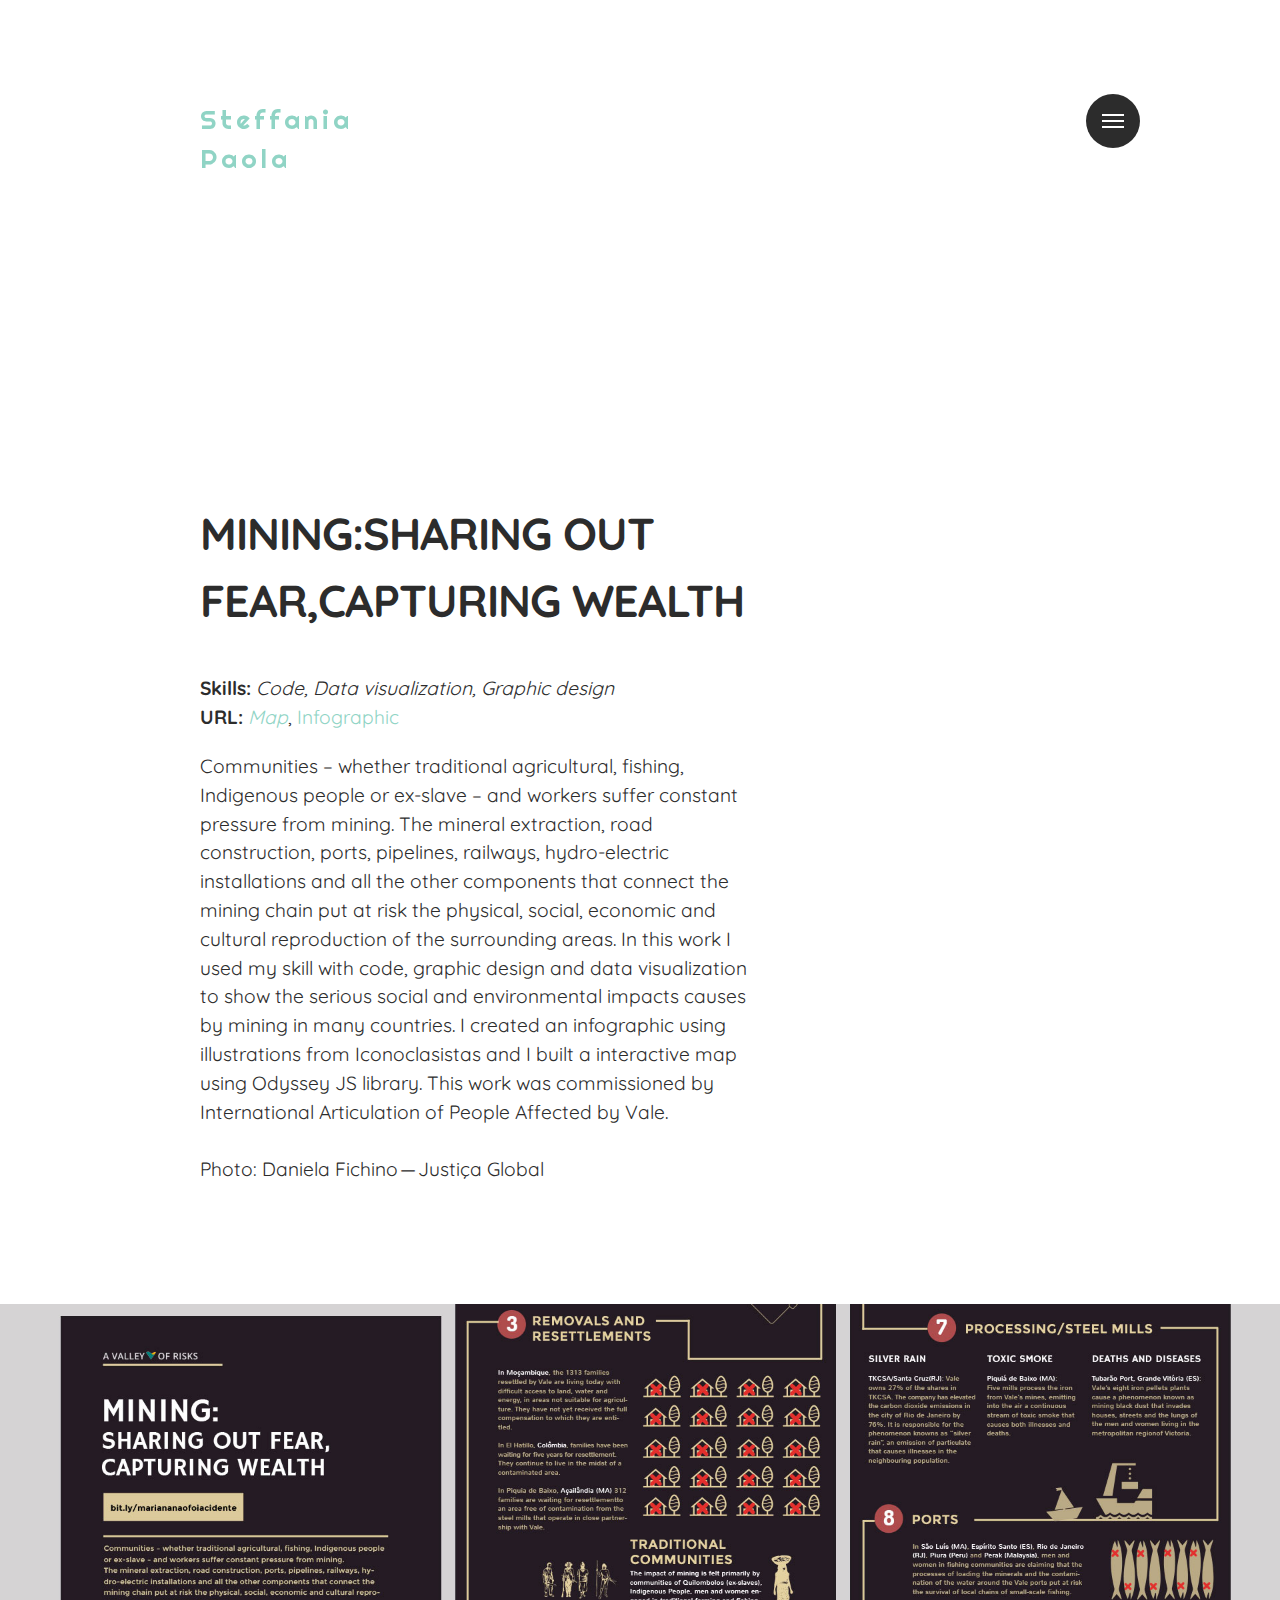
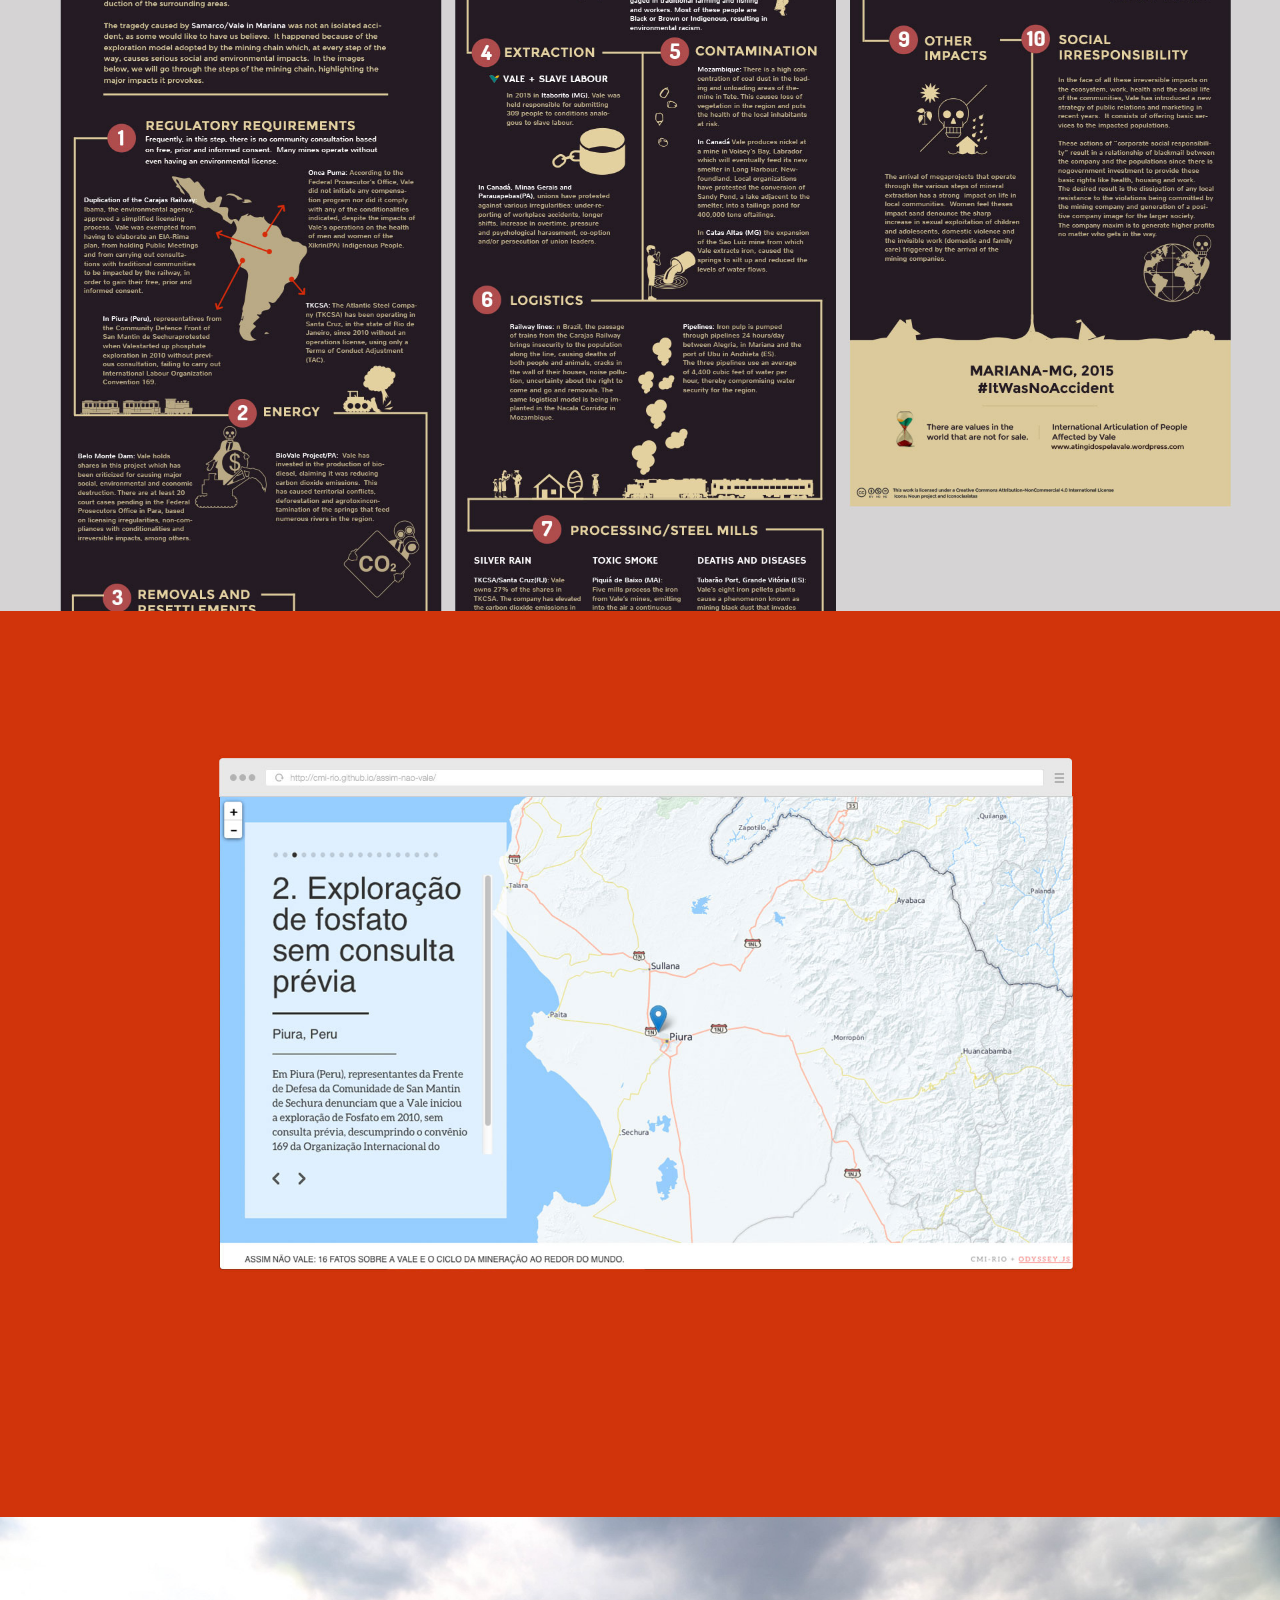
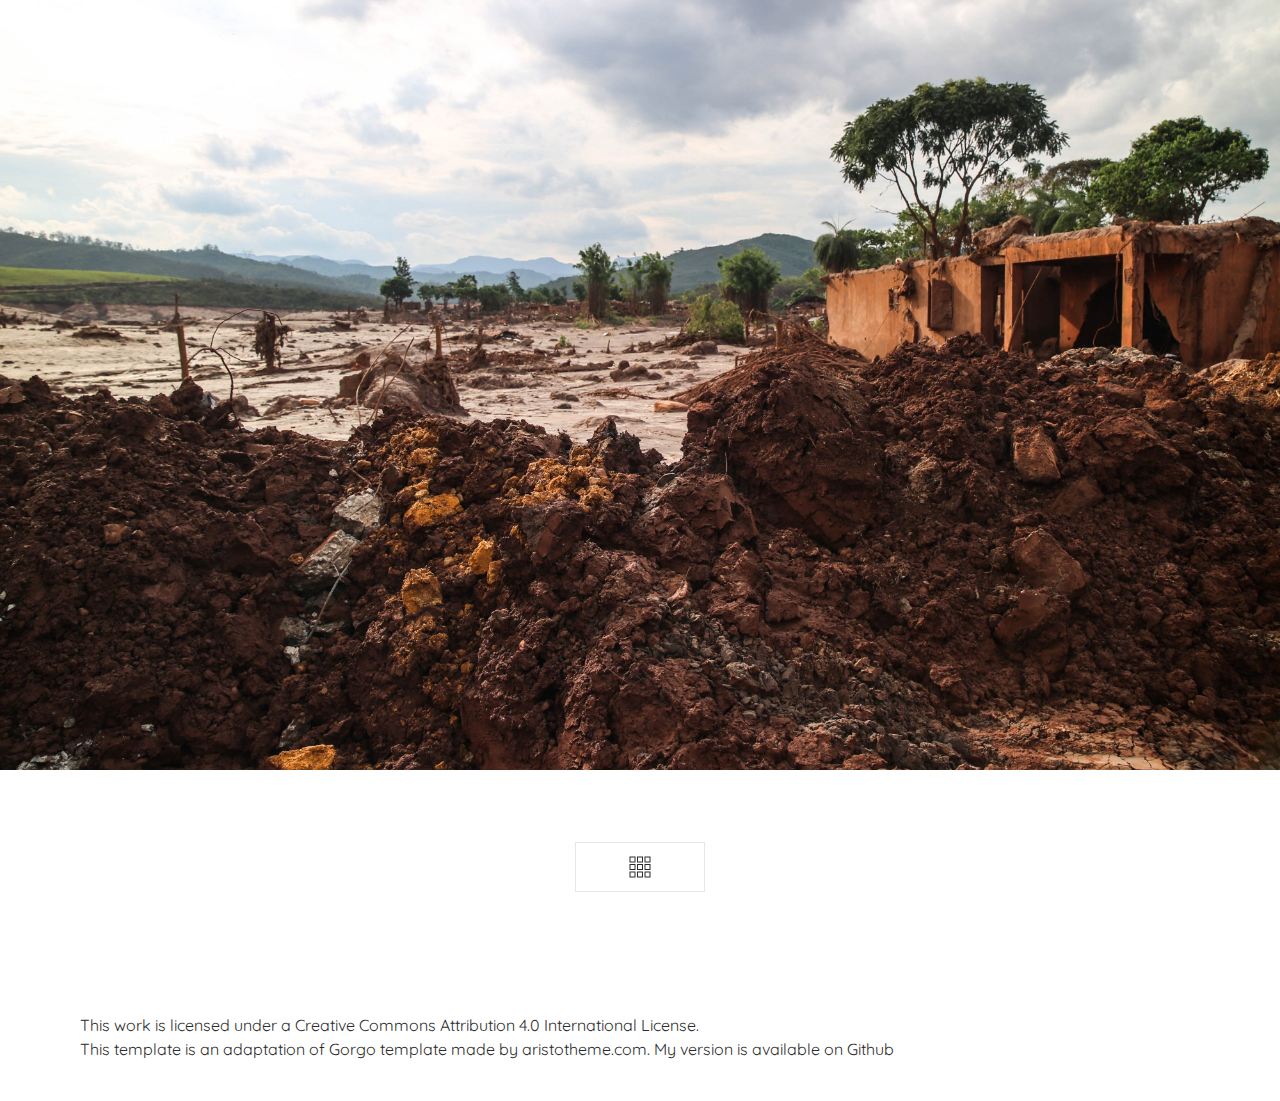
<file: mining.html>
<!DOCTYPE html>
<html lang="en" class="no-js">
<head>
<meta http-equiv="Content-Type" content="text/html; charset=utf-8" >
    <meta charset="utf-8" />
    <meta name="viewport" content="width=device-width" />
    <meta http-equiv="x-ua-compatible" content="ie=edge">
    <title>MINING:SHARING OUT FEAR,CAPTURING WEALTH - Steffania Paola</title>

    <link rel="stylesheet" href="style.css" media="screen" />


    <link href='http://fonts.googleapis.com/css?family=Righteous&subset=latin,latin-ext' rel='stylesheet' type='text/css'>
    <link href='http://fonts.googleapis.com/css?family=Quicksand:300,400,700' rel='stylesheet' type='text/css'>

     <script src="scripts/modernizr.js"></script>

</head>

<body>

    <a href="#cd-nav" class="cd-nav-trigger">Menu
        <span class="cd-nav-icon"></span>

        <svg x="0px" y="0px" width="54px" height="54px" viewBox="0 0 54 54">
            <circle fill="transparent" stroke="#90D4C5" stroke-width="2" cx="27" cy="27" r="25" stroke-dasharray="157 157" stroke-dashoffset="157"></circle>
        </svg>
    </a>

    <div id="cd-nav" class="cd-nav">
        <div class="cd-navigation-wrapper">
            <div class="cd-half-block">

              <nav>
                  <ul class="cd-primary-nav">
                      <li><a href="index.html" class="selected">Showcase</a></li>
                      <li><a href="profile.html">Resumé</a></li>

                  </ul>
              </nav>
            </div><!-- .cd-half-block -->

            <div class="cd-half-block">
              <address>
                  <ul class="cd-contact-info">
                      <li><a href="mailto:tinamodotti@riseup.net">tinamodotti at riseup.net</a></li>
                  </ul>
                  <ul class="cd-contact-socials">
                      <li><a href="https://twitter.com/stepaola">Twitter</a></li>
                      <li><a href="https://github.com/stepaola/">Github</a></li>
                  </ul>
              </address>
            </div> <!-- .cd-half-block -->
        </div> <!-- .cd-navigation-wrapper -->
    </div> <!-- .cd-nav -->

    <div class="site-container">

        <header class="site-header cf">
            <div class="site-title"><a href="index.html">Steffania <br>Paola</a></div>
            <div class="cf"></div>
        </header><!-- / .site-header -->

        <section class="site-content">

            <div class="page-desc">
                 <h1>MINING:SHARING OUT FEAR,CAPTURING WEALTH</h1>
                <p><strong>Skills:</strong> <i>Code, Data visualization, Graphic design</i> <br><strong>URL:</strong> <a href="http://cmi-rio.github.io/assim-nao-vale/" target="_blank"><i>Map</i></a>, <a href="https://medium.com/@pacsinstituto/mariana-n%C3%A3o-foi-acidente-525e772996bc#.6vebsyzc2" target="_blank">Infographic</a></p>
                <p>Communities – whether traditional agricultural, fishing, Indigenous people or ex-slave – and workers suffer constant pressure from mining. The mineral extraction, road construction, ports, pipelines, railways, hydro-electric installations and all the other components that connect the mining chain put at risk the physical, social, economic and cultural reproduction of the surrounding areas.
                  In this work I used my skill with code, graphic design and data visualization to show the serious social and environmental impacts causes by mining in many countries. I created an infographic using illustrations from Iconoclasistas and I built a interactive map using Odyssey JS library.
                  This work was commissioned by International Articulation of People Affected by Vale.
                  <br><br>
                  Photo: Daniela Fichino — Justiça Global</div>


            <article class="project">

                <div class="project-assets">
                    <div class="image">
                        <div data-picture>
                            <div data-src="img/mining1.jpg"></div>
                            <div data-src="img/mining1.jpg" data-media="(-webkit-min-device-pixel-ratio: 2),(min--moz-device-pixel-ratio: 2),(-o-min-device-pixel-ratio: 2/1),(min-device-pixel-ratio: 2),(min-resolution: 192dpi),(min-resolution: 2dppx)"></div>
                            <!--[if (lt IE 9) & (!IEMobile)]>
                                <div data-src="img/item-1.jpg"></div>
                            <![endif]-->
                            <noscript>
                                <img src="img/mining1.jpg" alt="" />
                            </noscript>
                        </div>
                    </div>
                    <div class="image">
                        <div data-picture>
                            <div data-src="img/mining2.jpg"></div>
                            <div data-src="img/mining2.jpg" data-media="(-webkit-min-device-pixel-ratio: 2),(min--moz-device-pixel-ratio: 2),(-o-min-device-pixel-ratio: 2/1),(min-device-pixel-ratio: 2),(min-resolution: 192dpi),(min-resolution: 2dppx)"></div>
                            <!--[if (lt IE 9) & (!IEMobile)]>
                                <div data-src="img/item-2.jpg"></div>
                            <![endif]-->
                            <noscript>
                                <img src="img/mining2.jpg" alt="" />
                            </noscript>
                        </div>
                    </div>
                    <div class="image">
                        <div data-picture>
                            <div data-src="img/mining3.jpg"></div>
                            <div data-src="img/mining3.jpg" data-media="(-webkit-min-device-pixel-ratio: 2),(min--moz-device-pixel-ratio: 2),(-o-min-device-pixel-ratio: 2/1),(min-device-pixel-ratio: 2),(min-resolution: 192dpi),(min-resolution: 2dppx)"></div>
                            <!--[if (lt IE 9) & (!IEMobile)]>
                                <div data-src="img/item-3.jpg"></div>
                            <![endif]-->
                            <noscript>
                                <img src="img/mining3.jpg" alt="" />
                            </noscript>
                        </div>
                    </div>
                </div>
            </article>

        <!--END .site-content-->
        </section>



        <nav role="navigation">
            <ul class="cd-pagination animated-buttons custom-icons">
                <li class="button-main"><a href="http://stepaola.github.io/gorgo/"><i>Portfolio</i></a></li>

            </ul>
        </nav> <!-- cd-pagination-wrapper -->


        <footer class="site-footer cf">
           <p class="footer-text">This work is licensed under a <a rel="license" href="http://creativecommons.org/licenses/by/4.0/">Creative Commons Attribution 4.0 International License</a>. <br>
           This template is an adaptation of Gorgo template made by aristotheme.com. My version is available on <a href="http://github.com/stepaola/gorgo">Github</a></p>
       </footer>


    <!--END .site-container-->
    </div>

    <script src="scripts/jquery-2.1.4.min.js"></script>
    <script src="scripts/jquery.fitvids.js"></script>
    <script src="scripts/jquery.imagesloaded.min.js"></script>
    <script src="scripts/main.js"></script>


</body>
</html>
</file>
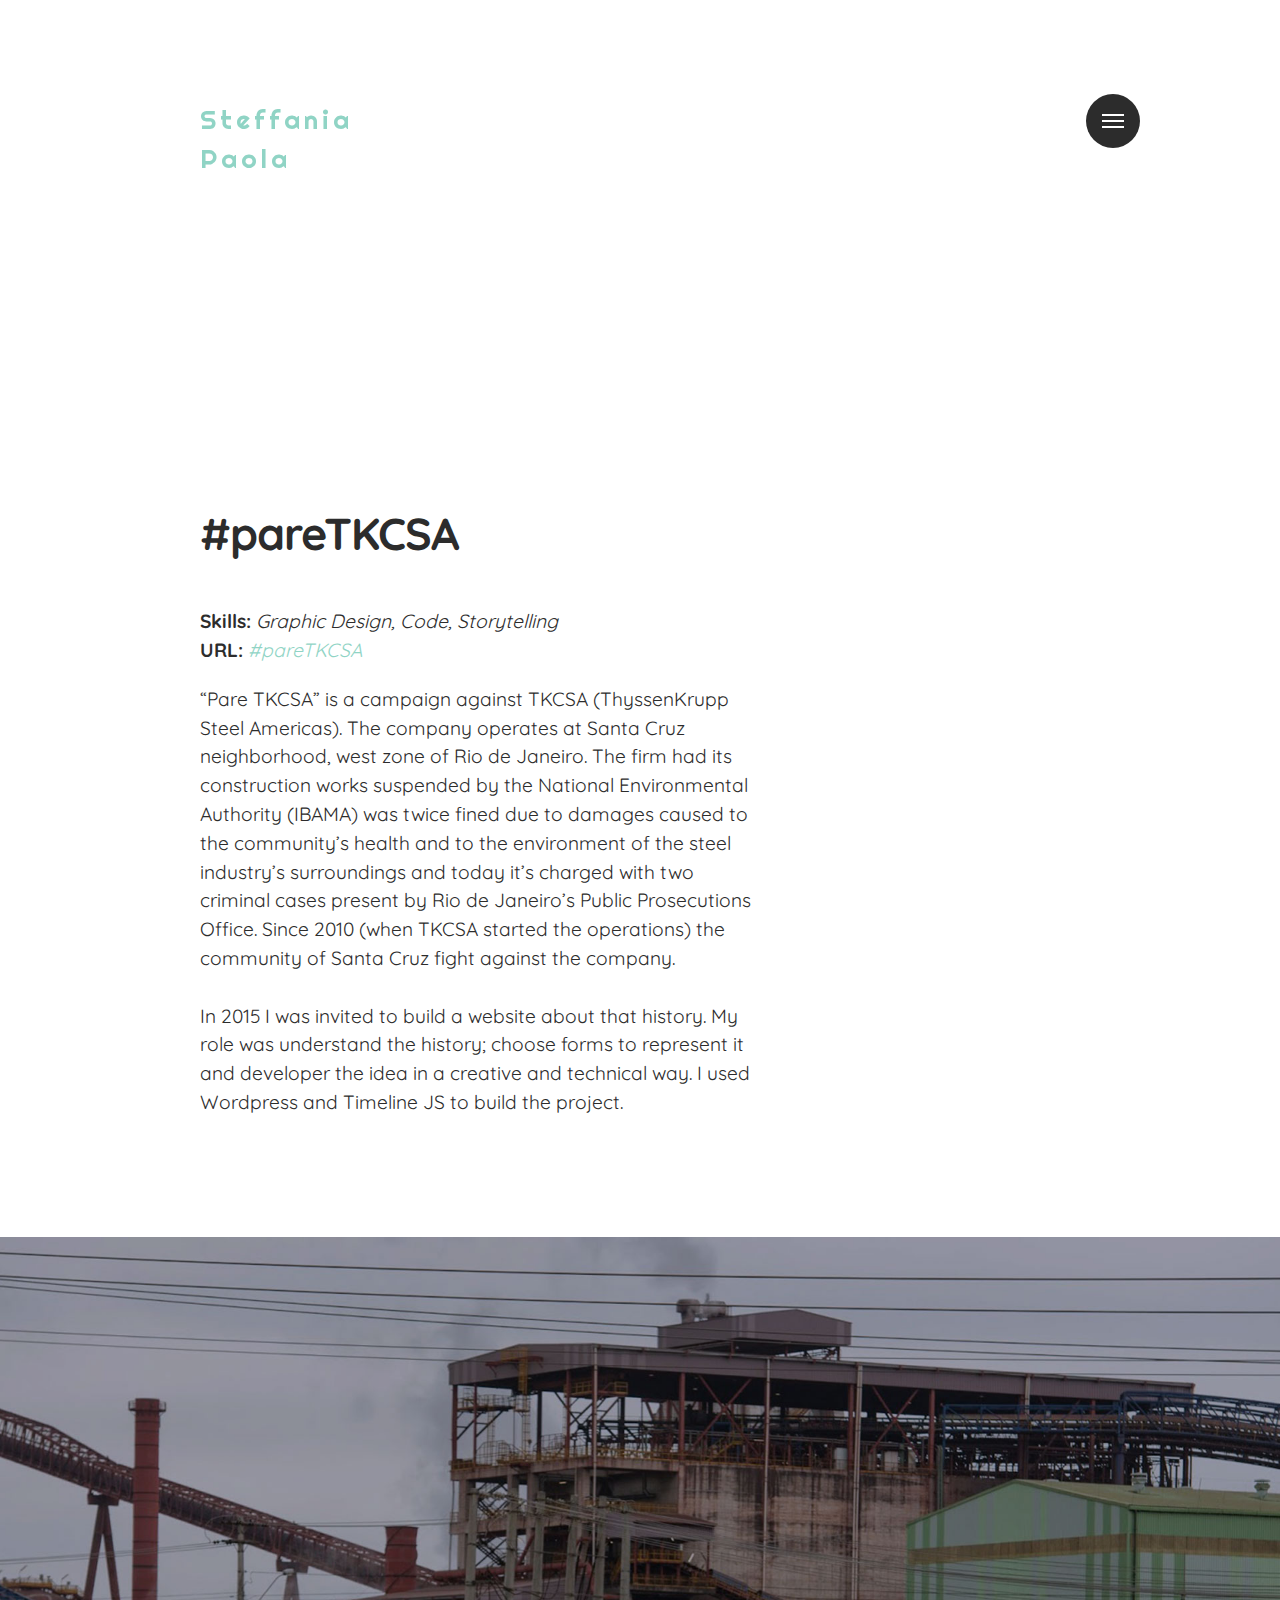
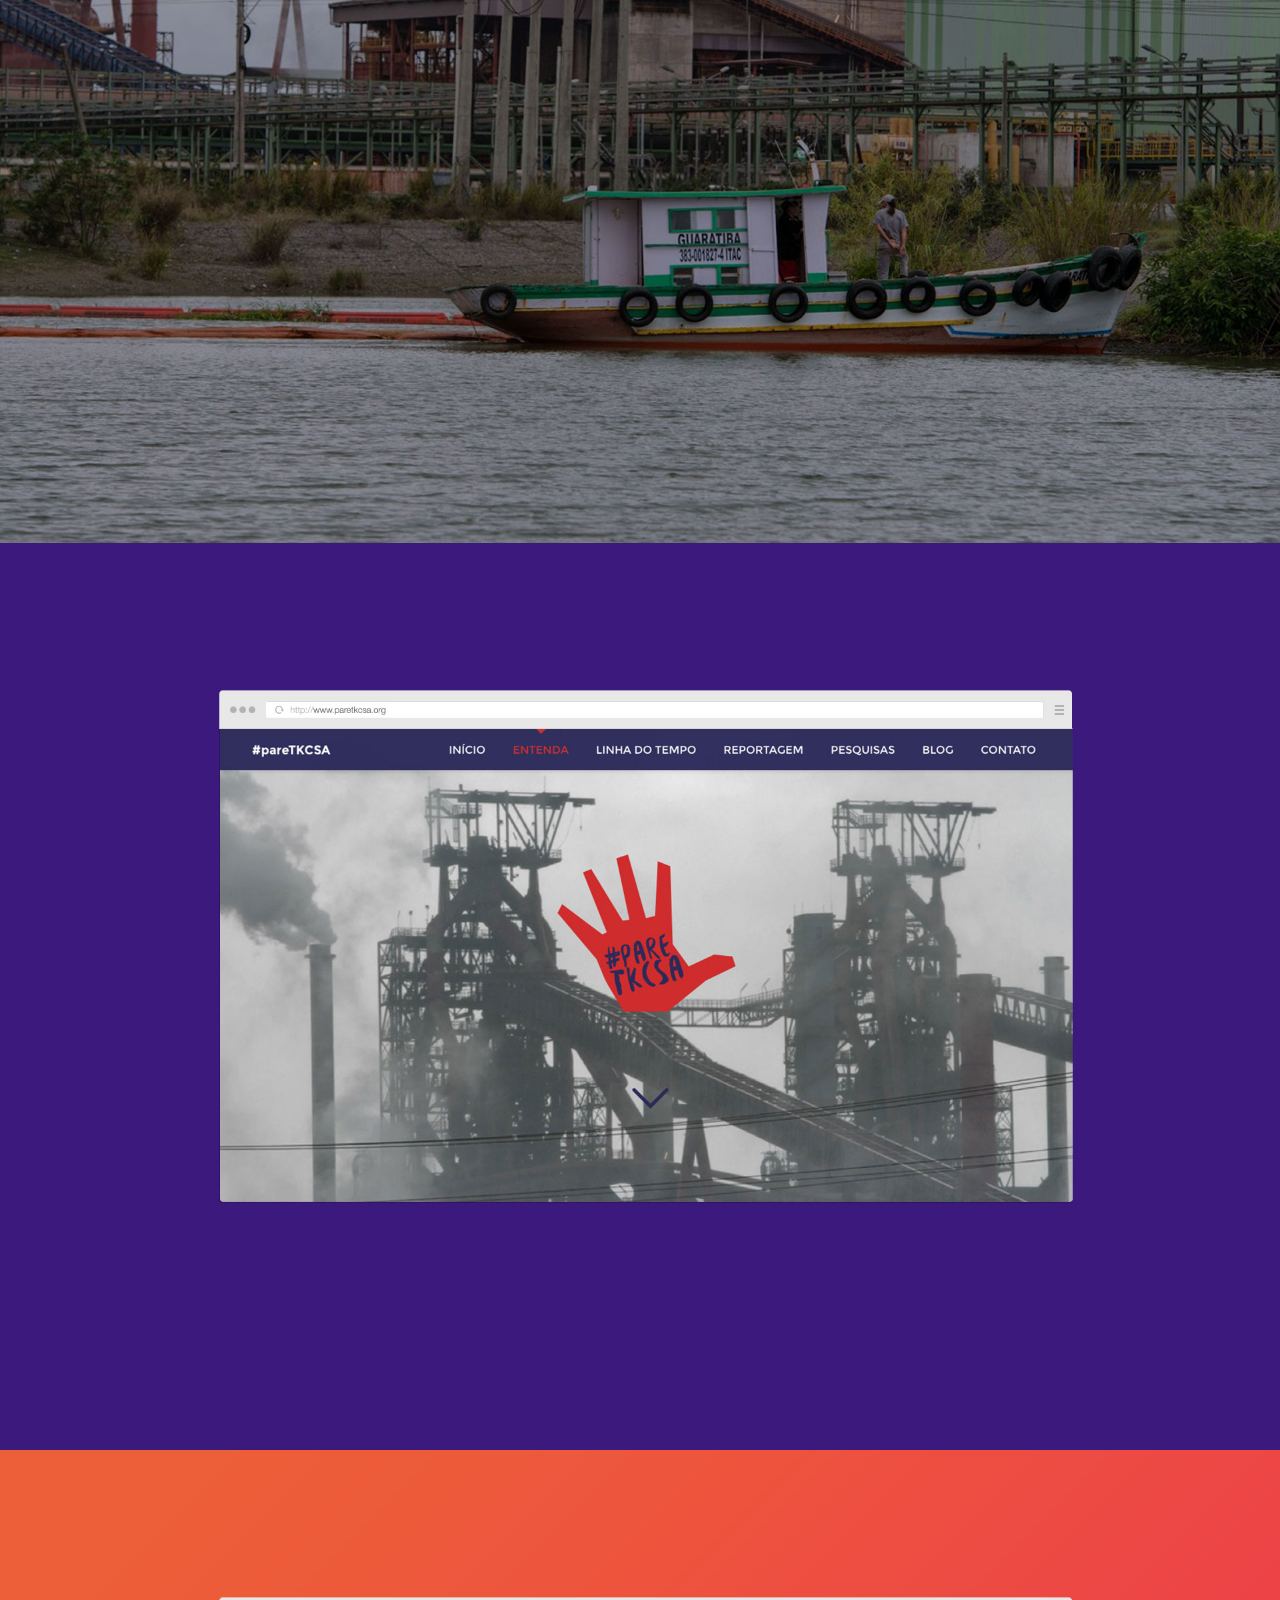
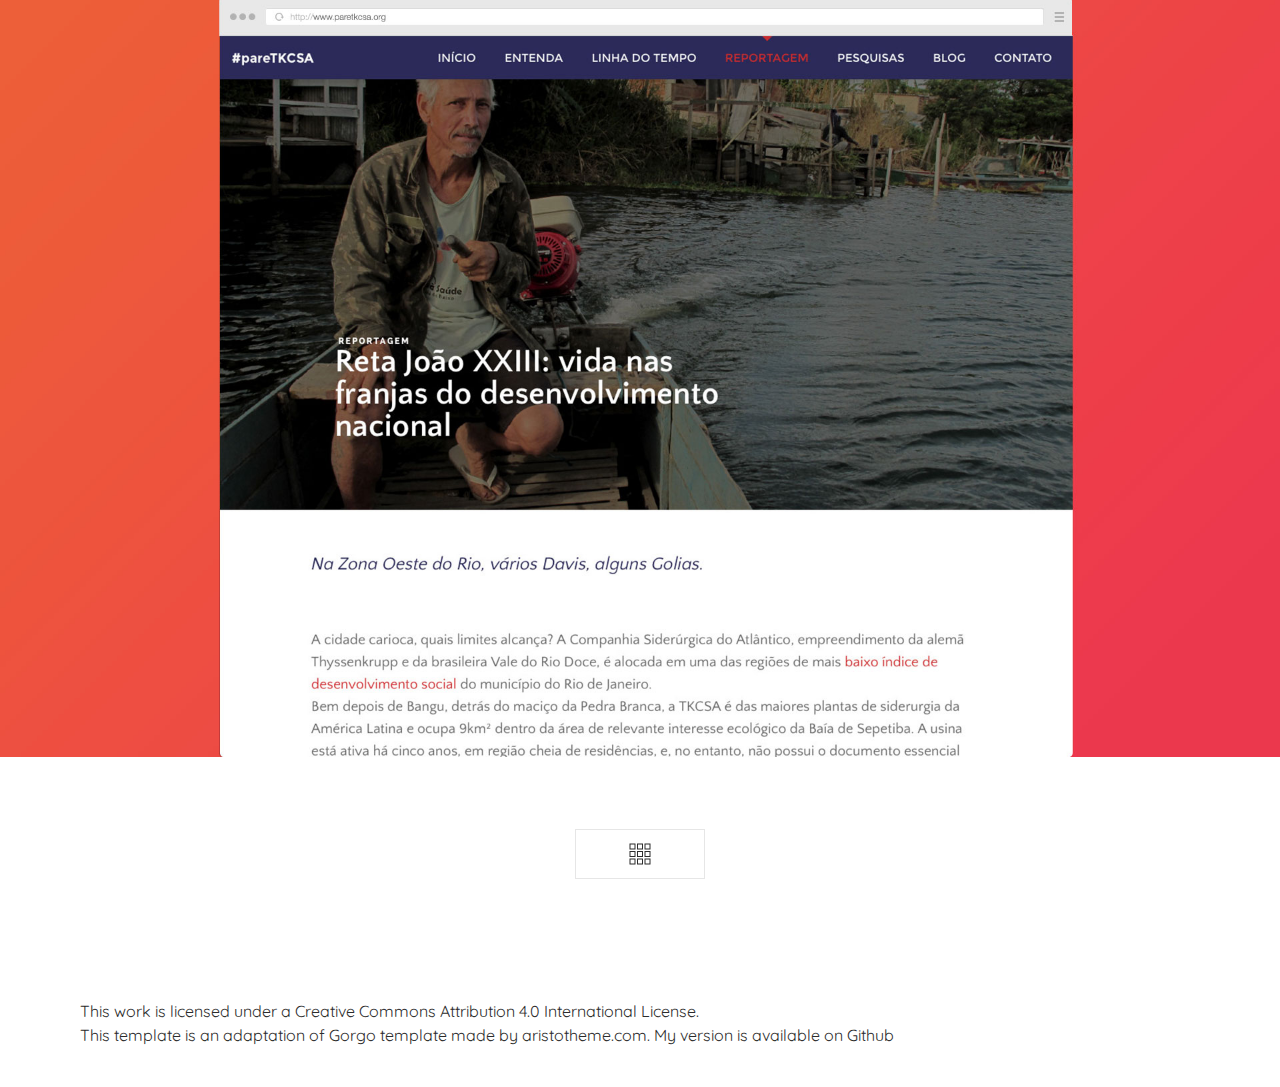
<file: paretkcsa.html>
<!DOCTYPE html>
<html lang="en" class="no-js">
<head>
<meta http-equiv="Content-Type" content="text/html; charset=utf-8" >
    <meta charset="utf-8" />
    <meta name="viewport" content="width=device-width" />
    <meta http-equiv="x-ua-compatible" content="ie=edge">
    <title>#pareTKCSA - Steffania Paola</title>

    <link rel="stylesheet" href="style.css" media="screen" />


    <link href='http://fonts.googleapis.com/css?family=Righteous&subset=latin,latin-ext' rel='stylesheet' type='text/css'>
    <link href='http://fonts.googleapis.com/css?family=Quicksand:300,400,700' rel='stylesheet' type='text/css'>

     <script src="scripts/modernizr.js"></script>

</head>

<body>

    <a href="#cd-nav" class="cd-nav-trigger">Menu
        <span class="cd-nav-icon"></span>

        <svg x="0px" y="0px" width="54px" height="54px" viewBox="0 0 54 54">
            <circle fill="transparent" stroke="#90D4C5" stroke-width="2" cx="27" cy="27" r="25" stroke-dasharray="157 157" stroke-dashoffset="157"></circle>
        </svg>
    </a>

    <div id="cd-nav" class="cd-nav">
        <div class="cd-navigation-wrapper">
            <div class="cd-half-block">

              <nav>
                  <ul class="cd-primary-nav">
                      <li><a href="index.html" class="selected">Showcase</a></li>
                      <li><a href="profile.html">Resumé</a></li>

                  </ul>
              </nav>
            </div><!-- .cd-half-block -->

            <div class="cd-half-block">
              <address>
                  <ul class="cd-contact-info">
                      <li><a href="mailto:tinamodotti@riseup.net">tinamodotti at riseup.net</a></li>
                  </ul>
                  <ul class="cd-contact-socials">
                      <li><a href="https://twitter.com/stepaola">Twitter</a></li>
                      <li><a href="https://github.com/stepaola/">Github</a></li>
                  </ul>
              </address>
            </div> <!-- .cd-half-block -->
        </div> <!-- .cd-navigation-wrapper -->
    </div> <!-- .cd-nav -->

    <div class="site-container">

        <header class="site-header cf">
            <div class="site-title"><a href="index.html">Steffania <br>Paola</a></div>
            <div class="cf"></div>
        </header><!-- / .site-header -->

        <section class="site-content">

            <div class="page-desc">
                 <h1>#pareTKCSA</h1>
                <p><strong>Skills:</strong> <i>Graphic Design, Code, Storytelling</i> <br><strong>URL:</strong> <a href="http://paretkcsa.org" target="_blank"><i>#pareTKCSA</i></a></p>
                <p>“Pare TKCSA” is a campaign against TKCSA (ThyssenKrupp Steel Americas). The company operates at Santa Cruz neighborhood, west zone of Rio de Janeiro.
                  The firm had its construction works suspended by the National Environmental Authority (IBAMA) was twice fined due to damages caused to the community’s health and to the environment of the steel industry’s surroundings and today it’s charged with two criminal cases present by Rio de Janeiro’s Public Prosecutions Office.
                  Since 2010 (when TKCSA started the operations) the community of Santa Cruz fight against the company.
                  <br><br>

                  In 2015 I was invited to build a website about that history. My role was understand the history; choose forms to represent it and developer the idea in a creative and technical way. I used Wordpress and Timeline JS to build the project.

                  </p>
            </div>

            <article class="project">

                <div class="project-assets">
                    <div class="image">
                        <div data-picture>
                            <div data-src="img/paretkcsa3.jpg"></div>
                            <div data-src="img/paretkcsa3.jpg" data-media="(-webkit-min-device-pixel-ratio: 2),(min--moz-device-pixel-ratio: 2),(-o-min-device-pixel-ratio: 2/1),(min-device-pixel-ratio: 2),(min-resolution: 192dpi),(min-resolution: 2dppx)"></div>
                            <!--[if (lt IE 9) & (!IEMobile)]>
                                <div data-src="img/item-1.jpg"></div>
                            <![endif]-->
                            <noscript>
                                <img src="img/paretkcsa3.jpg" alt="" />
                            </noscript>
                        </div>
                    </div>
                    <div class="image">
                        <div data-picture>
                            <div data-src="img/paretkcsa1.jpg"></div>
                            <div data-src="img/paretkcsa1.jpg" data-media="(-webkit-min-device-pixel-ratio: 2),(min--moz-device-pixel-ratio: 2),(-o-min-device-pixel-ratio: 2/1),(min-device-pixel-ratio: 2),(min-resolution: 192dpi),(min-resolution: 2dppx)"></div>
                            <!--[if (lt IE 9) & (!IEMobile)]>
                                <div data-src="img/item-2.jpg"></div>
                            <![endif]-->
                            <noscript>
                                <img src="img/paretkcsa1.jpg" alt="" />
                            </noscript>
                        </div>
                    </div>
                    <div class="image">
                        <div data-picture>
                            <div data-src="img/paretkcsa2.jpg"></div>
                            <div data-src="img/paretkcsa2.jpg" data-media="(-webkit-min-device-pixel-ratio: 2),(min--moz-device-pixel-ratio: 2),(-o-min-device-pixel-ratio: 2/1),(min-device-pixel-ratio: 2),(min-resolution: 192dpi),(min-resolution: 2dppx)"></div>
                            <!--[if (lt IE 9) & (!IEMobile)]>
                                <div data-src="img/item-3.jpg"></div>
                            <![endif]-->
                            <noscript>
                                <img src="img/paretkcsa2.jpg" alt="" />
                            </noscript>
                        </div>
                    </div>
                </div>
            </article>

        <!--END .site-content-->
        </section>



        <nav role="navigation">
            <ul class="cd-pagination animated-buttons custom-icons">
                <li class="button-main"><a href="http://stepaola.github.io/gorgo/"><i>Portfolio</i></a></li>

            </ul>
        </nav> <!-- cd-pagination-wrapper -->


        <footer class="site-footer cf">
           <p class="footer-text">This work is licensed under a <a rel="license" href="http://creativecommons.org/licenses/by/4.0/">Creative Commons Attribution 4.0 International License</a>. <br>
           This template is an adaptation of Gorgo template made by aristotheme.com. My version is available on <a href="http://github.com/stepaola/gorgo">Github</a></p>
       </footer>


    <!--END .site-container-->
    </div>

    <script src="scripts/jquery-2.1.4.min.js"></script>
    <script src="scripts/jquery.fitvids.js"></script>
    <script src="scripts/jquery.imagesloaded.min.js"></script>
    <script src="scripts/main.js"></script>


</body>
</html>
</file>
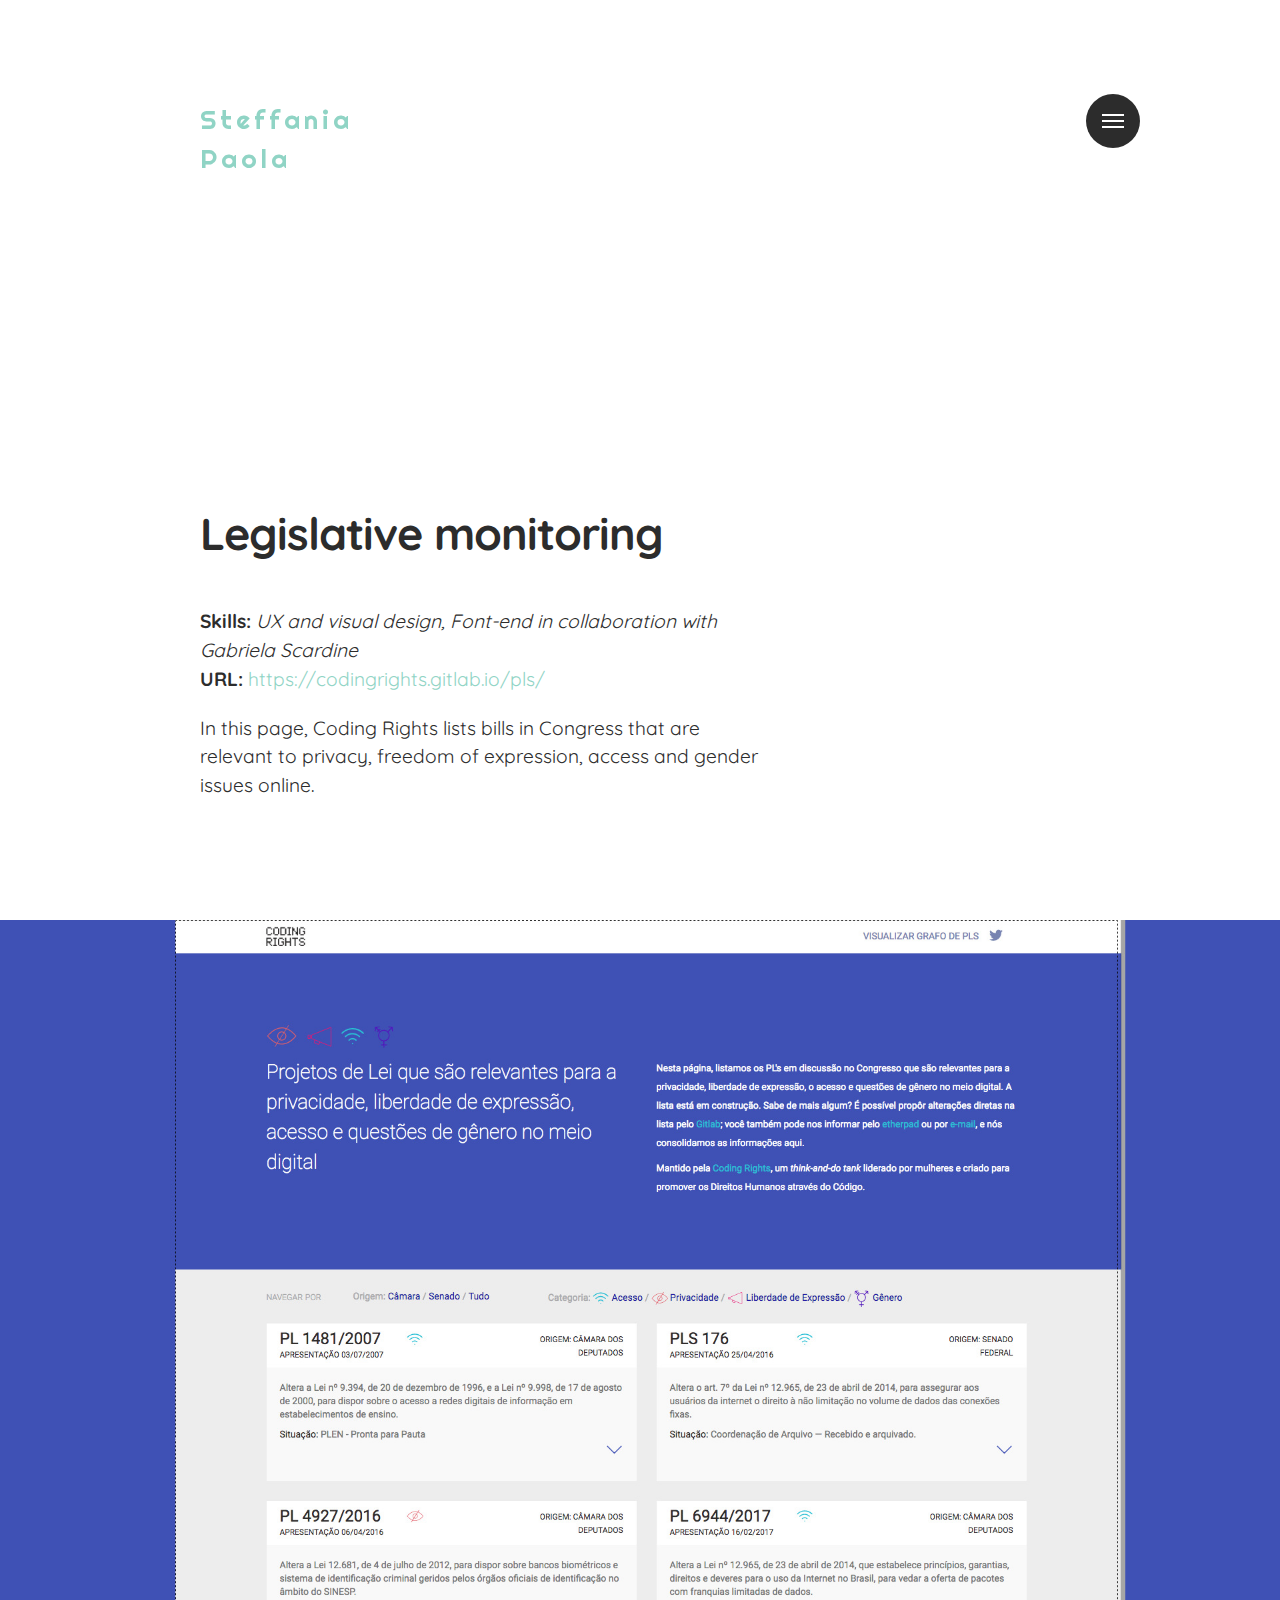
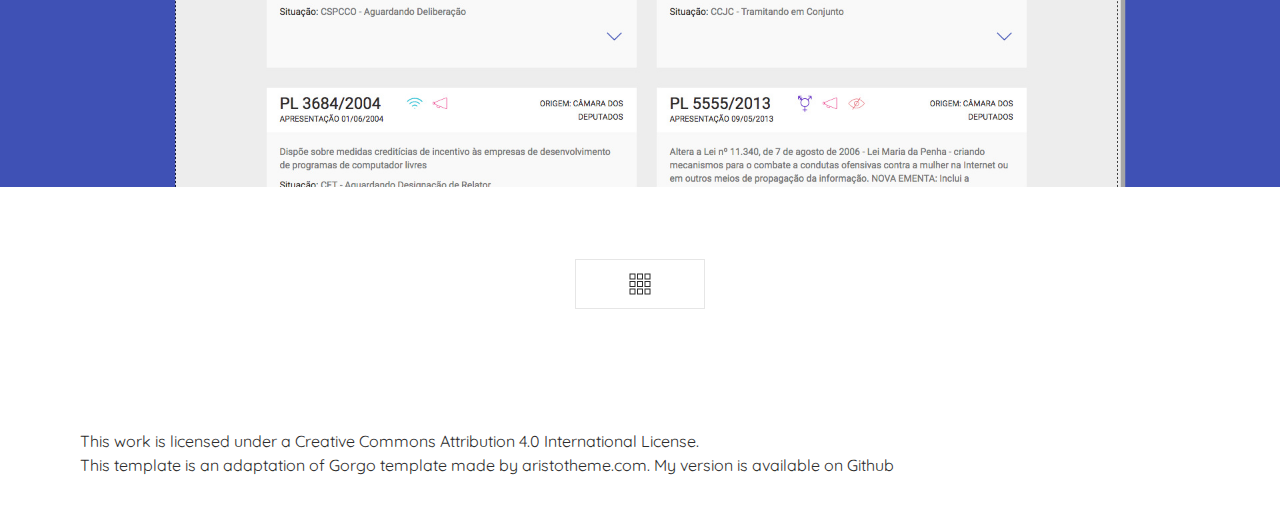
<file: pls.html>
<!DOCTYPE html>
<html lang="en" class="no-js">
<head>
<meta http-equiv="Content-Type" content="text/html; charset=utf-8" >
    <meta charset="utf-8" />
    <meta name="viewport" content="width=device-width" />
    <meta http-equiv="x-ua-compatible" content="ie=edge">
    <title>Legislative monitoring - Steffania Paola</title>

    <link rel="stylesheet" href="style.css" media="screen" />


    <link href='http://fonts.googleapis.com/css?family=Righteous&subset=latin,latin-ext' rel='stylesheet' type='text/css'>
    <link href='http://fonts.googleapis.com/css?family=Quicksand:300,400,700' rel='stylesheet' type='text/css'>

     <script src="scripts/modernizr.js"></script>

</head>

<body>

    <a href="#cd-nav" class="cd-nav-trigger">Menu
        <span class="cd-nav-icon"></span>

        <svg x="0px" y="0px" width="54px" height="54px" viewBox="0 0 54 54">
            <circle fill="transparent" stroke="#90D4C5" stroke-width="2" cx="27" cy="27" r="25" stroke-dasharray="157 157" stroke-dashoffset="157"></circle>
        </svg>
    </a>

    <div id="cd-nav" class="cd-nav">
        <div class="cd-navigation-wrapper">
            <div class="cd-half-block">

              <nav>
                  <ul class="cd-primary-nav">
                      <li><a href="index.html" class="selected">Showcase</a></li>
                      <li><a href="profile.html">Resumé</a></li>

                  </ul>
              </nav>
            </div><!-- .cd-half-block -->

            <div class="cd-half-block">
              <address>
                  <ul class="cd-contact-info">
                    <li><a href="mailto:tinamodotti@riseup.net">tinamodotti at riseup.net</a><br>
                    0D00 5EF2 A3D2 B458 0693  795B FE5D 26EE 807C 67EA<br>
                    <a href="key/0x807C67EA.asc">Public Key </a></li>
                </ul>
                <ul class="cd-contact-socials">
                    <li><a href="https://twitter.com/stepaola">Twitter</a></li>
                    <li><a href="https://github.com/stepaola/">Github</a></li>
                    <li><a href="https://medium.com/@stepaola" target="_blank">Medium</a><br><br>
                      
                  </ul>
              </address>
            </div> <!-- .cd-half-block -->
        </div> <!-- .cd-navigation-wrapper -->
    </div> <!-- .cd-nav -->

    <div class="site-container">

        <header class="site-header cf">
            <div class="site-title"><a href="index.html">Steffania <br>Paola</a></div>
            <div class="cf"></div>
        </header><!-- / .site-header -->

        <section class="site-content">

            <div class="page-desc">
                 <h1>Legislative monitoring</h1>
                <p><strong>Skills:</strong> <i>UX and visual design, Font-end in collaboration with Gabriela Scardine</i> <br><strong>URL:</strong> <a href="https://codingrights.gitlab.io/pls/" "_blank">https://codingrights.gitlab.io/pls/</a></p>
                <p>In this page, Coding Rights lists bills in Congress that are relevant to privacy, freedom of expression, access and gender issues online.</p>
            </div>

            <article class="project">

                <div class="project-assets">
                    <div class="image">
                        <div data-picture>
                            <div data-src="img/imgpls.jpg"></div>
                            <div data-src="img/imgpls.jpg" data-media="(-webkit-min-device-pixel-ratio: 2),(min--moz-device-pixel-ratio: 2),(-o-min-device-pixel-ratio: 2/1),(min-device-pixel-ratio: 2),(min-resolution: 192dpi),(min-resolution: 2dppx)"></div>
                            <!--[if (lt IE 9) & (!IEMobile)]>
                                <div data-src="img/item-1.jpg"></div>
                            <![endif]-->
                            <noscript>
                                <img src="img/imgpls.jpg" alt="" />
                            </noscript>
                        </div>
                    </div>

            </article>

        <!--END .site-content-->
        </section>



        <nav role="navigation">
            <ul class="cd-pagination animated-buttons custom-icons">
                <li class="button-main"><a href="index.html"><i>Portfolio</i></a></li>

            </ul>
        </nav> <!-- cd-pagination-wrapper -->


        <footer class="site-footer cf">
           <p class="footer-text">This work is licensed under a <a rel="license" href="http://creativecommons.org/licenses/by/4.0/">Creative Commons Attribution 4.0 International License</a>. <br>
           This template is an adaptation of Gorgo template made by aristotheme.com. My version is available on <a href="http://github.com/stepaola/gorgo">Github</a></p>
       </footer>


    <!--END .site-container-->
    </div>

    <script src="scripts/jquery-2.1.4.min.js"></script>
    <script src="scripts/jquery.fitvids.js"></script>
    <script src="scripts/jquery.imagesloaded.min.js"></script>
    <script src="scripts/main.js"></script>


</body>
</html>
</file>
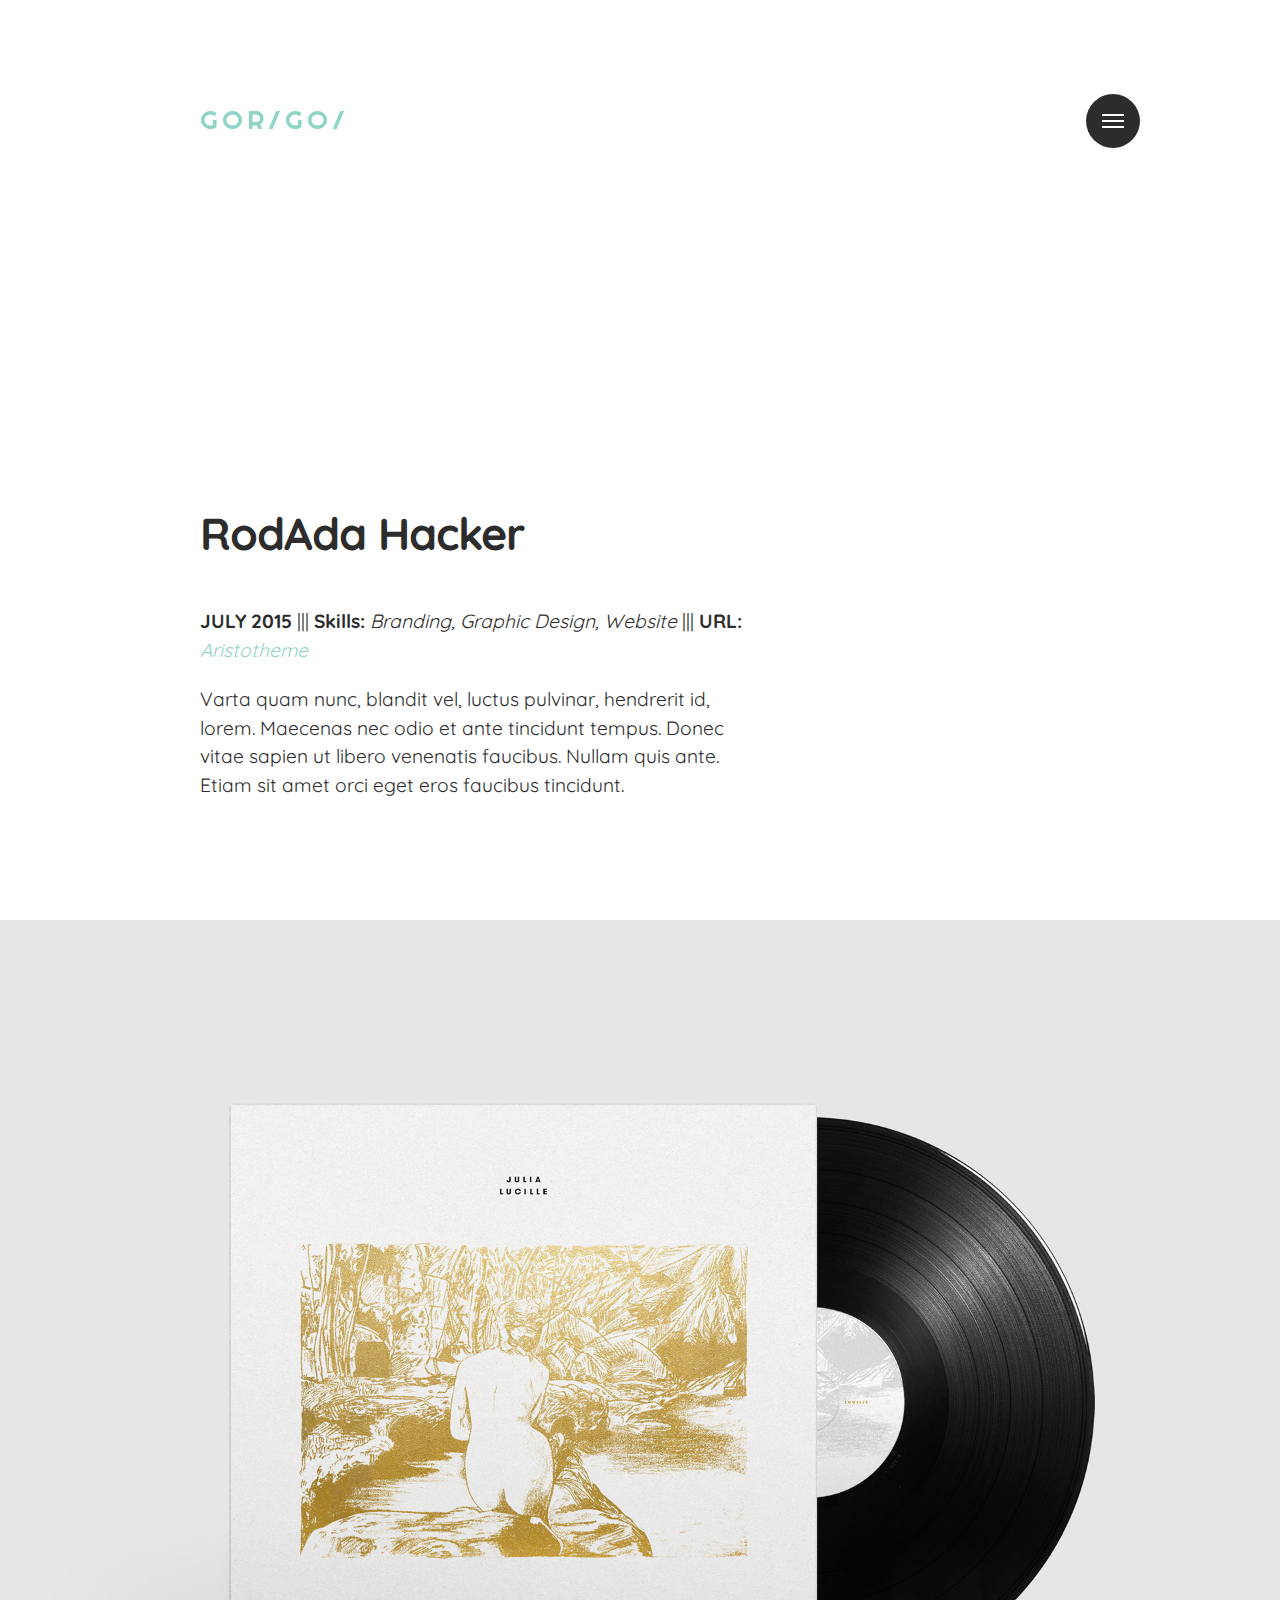
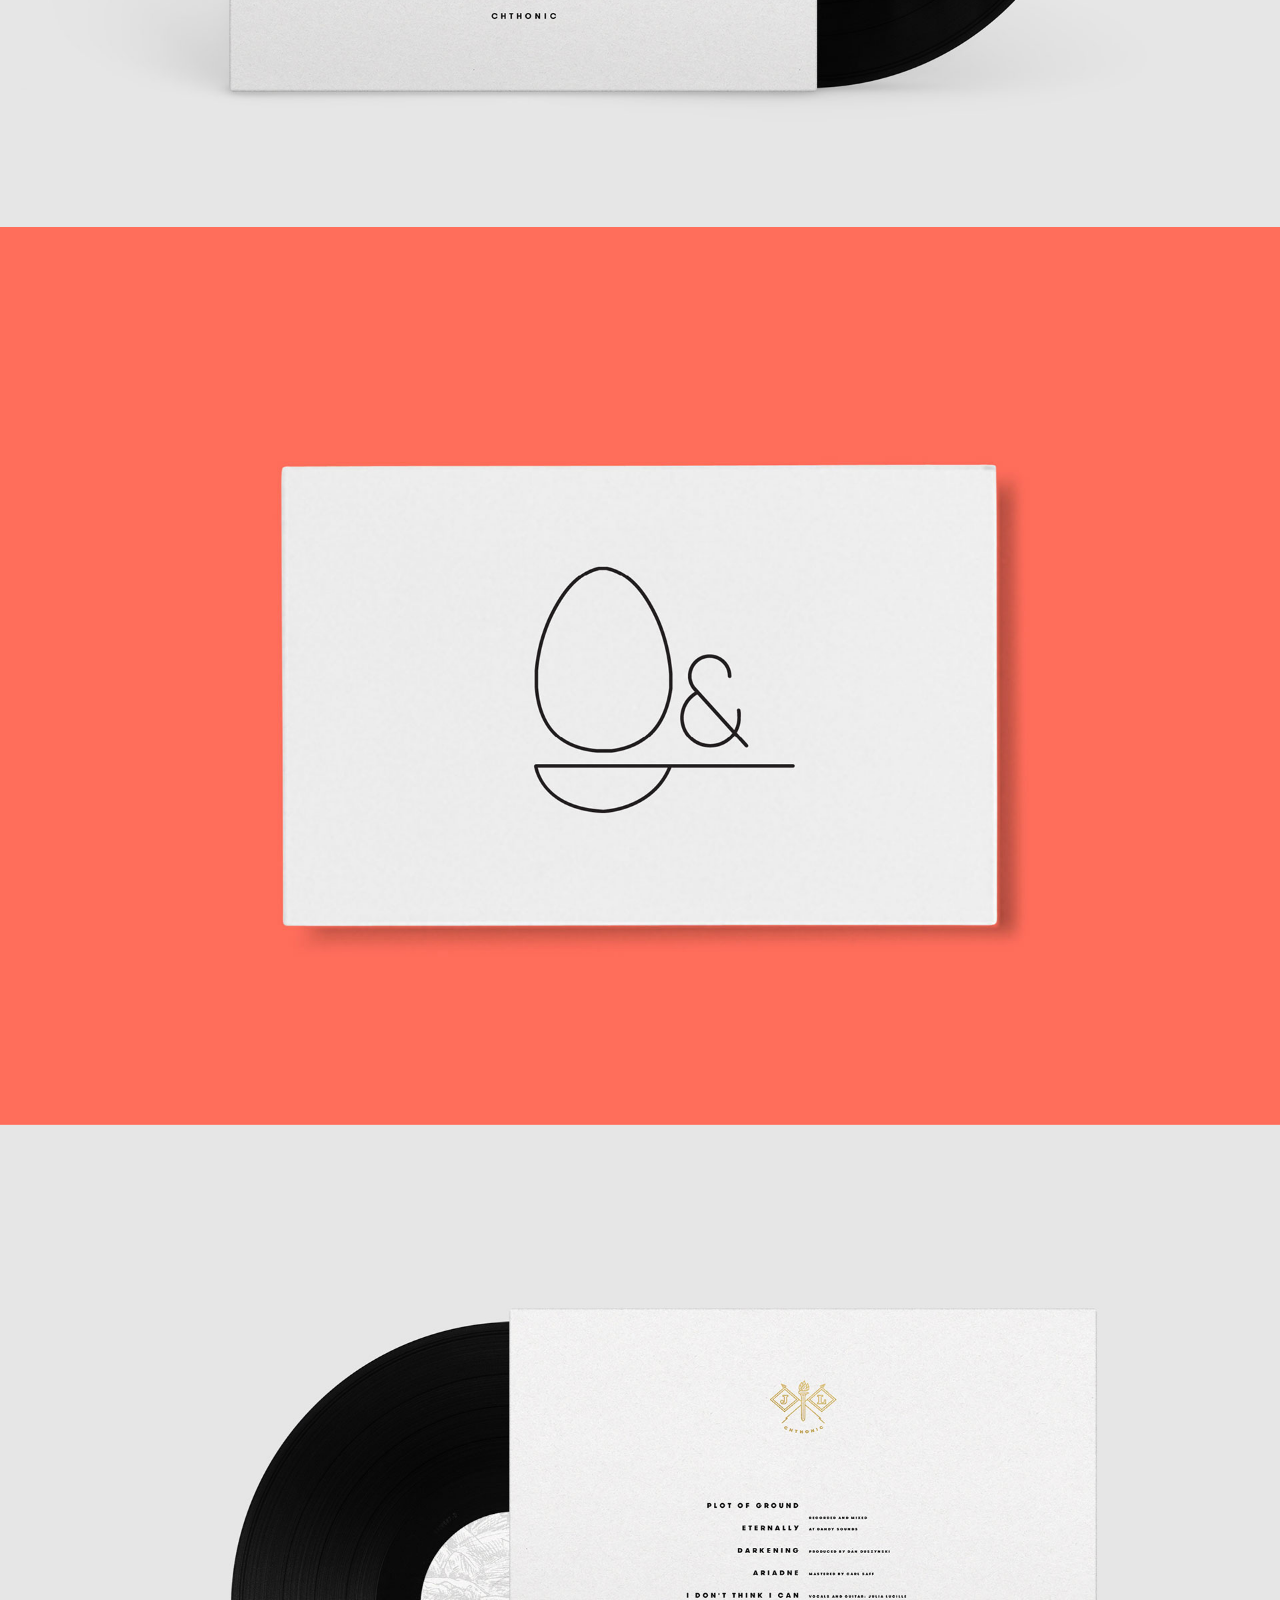
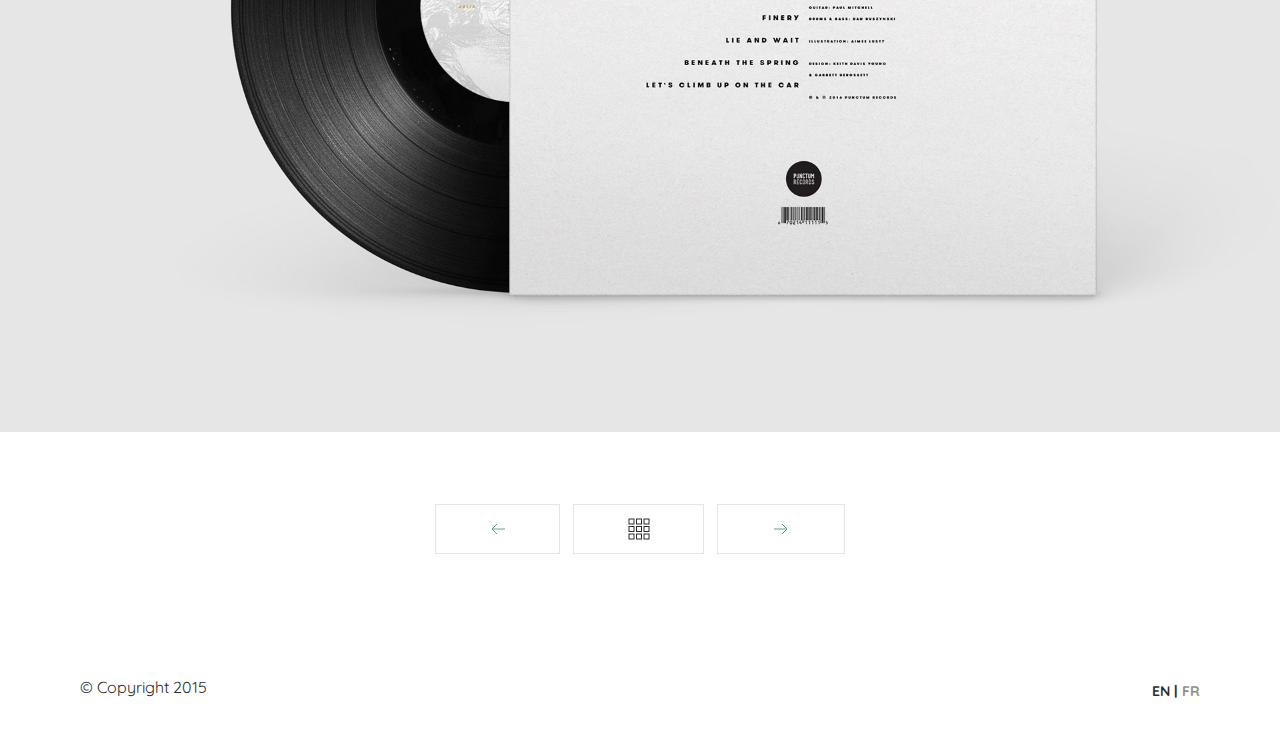
<file: portfolio-rodadahacker.html>
<!DOCTYPE html>
<html lang="en" class="no-js">
<head>
<meta http-equiv="Content-Type" content="text/html; charset=utf-8" >
    <meta charset="utf-8" />
    <meta name="viewport" content="width=device-width" />
    <meta http-equiv="x-ua-compatible" content="ie=edge">
    <title>RodAda Hacker - Steffania Paola</title>

    <link rel="stylesheet" href="style.css" media="screen" />


    <link href='http://fonts.googleapis.com/css?family=Righteous&subset=latin,latin-ext' rel='stylesheet' type='text/css'>
    <link href='http://fonts.googleapis.com/css?family=Quicksand:300,400,700' rel='stylesheet' type='text/css'>

     <script src="scripts/modernizr.js"></script>

</head>

<body>

    <a href="#cd-nav" class="cd-nav-trigger">Menu
        <span class="cd-nav-icon"></span>

        <svg x="0px" y="0px" width="54px" height="54px" viewBox="0 0 54 54">
            <circle fill="transparent" stroke="#90D4C5" stroke-width="2" cx="27" cy="27" r="25" stroke-dasharray="157 157" stroke-dashoffset="157"></circle>
        </svg>
    </a>

    <div id="cd-nav" class="cd-nav">
        <div class="cd-navigation-wrapper">
            <div class="cd-half-block">


                <nav>
                    <ul class="cd-primary-nav">
                        <li><a href="index.html" class="selected">Showcase</a></li>
                        <li><a href="news.html">News</a></li>
                        <li><a href="profile.html">Profile</a></li>
                        <li><a href="#">Docs</a></li>
                        <li><a href="#">Contact</a></li>
                    </ul>
                </nav>
            </div><!-- .cd-half-block -->

            <div class="cd-half-block">
                <address>
                    <ul class="cd-contact-info">
                        <li><a href="mailto:info@myemail.co">info@myemail.co</a></li>
                        <li>0244-12345678</li>
                    </ul>
                    <ul class="cd-contact-socials">
                        <li><a href="#0">Instagram</a></li>
                        <li><a href="#0">Behance</a></li>
                        <li><a href="#0">Dribbble</a></li>
                    </ul>
                </address>
            </div> <!-- .cd-half-block -->
        </div> <!-- .cd-navigation-wrapper -->
    </div> <!-- .cd-nav -->

    <div class="site-container">

        <header class="site-header cf">
            <div class="site-title"><a href="index.html">GOR/GO/</a></div>
            <div class="cf"></div>
        </header><!-- / .site-header -->

        <section class="site-content">

            <div class="page-desc">
                 <h1>RodAda Hacker</h1>
                <p><strong> JULY 2015</strong> ||| <strong>Skills:</strong> <i>Branding, Graphic Design, Website</i> ||| <strong>URL:</strong> <a href="#0"><i>Aristotheme</i></a></p>
                <p>Varta quam nunc, blandit vel, luctus pulvinar, hendrerit id, lorem. Maecenas nec odio et ante tincidunt tempus. Donec vitae sapien ut libero venenatis faucibus. Nullam quis ante. Etiam sit amet orci eget eros faucibus tincidunt. </p>
            </div>

            <article class="project">

                <div class="project-assets">
                    <div class="image">
                        <div data-picture>
                            <div data-src="img/item-1.jpg"></div>
                            <div data-src="img/item-1.jpg" data-media="(-webkit-min-device-pixel-ratio: 2),(min--moz-device-pixel-ratio: 2),(-o-min-device-pixel-ratio: 2/1),(min-device-pixel-ratio: 2),(min-resolution: 192dpi),(min-resolution: 2dppx)"></div>
                            <!--[if (lt IE 9) & (!IEMobile)]>
                                <div data-src="img/item-1.jpg"></div>
                            <![endif]-->
                            <noscript>
                                <img src="img/item-1.jpg" alt="" />
                            </noscript>
                        </div>
                    </div>
                    <div class="image">
                        <div data-picture>
                            <div data-src="img/item-2.jpg"></div>
                            <div data-src="img/item-2.jpg" data-media="(-webkit-min-device-pixel-ratio: 2),(min--moz-device-pixel-ratio: 2),(-o-min-device-pixel-ratio: 2/1),(min-device-pixel-ratio: 2),(min-resolution: 192dpi),(min-resolution: 2dppx)"></div>
                            <!--[if (lt IE 9) & (!IEMobile)]>
                                <div data-src="img/item-2.jpg"></div>
                            <![endif]-->
                            <noscript>
                                <img src="img/item-2.jpg" alt="" />
                            </noscript>
                        </div>
                    </div>
                    <div class="image">
                        <div data-picture>
                            <div data-src="img/item-3.jpg"></div>
                            <div data-src="img/item-3.jpg" data-media="(-webkit-min-device-pixel-ratio: 2),(min--moz-device-pixel-ratio: 2),(-o-min-device-pixel-ratio: 2/1),(min-device-pixel-ratio: 2),(min-resolution: 192dpi),(min-resolution: 2dppx)"></div>
                            <!--[if (lt IE 9) & (!IEMobile)]>
                                <div data-src="img/item-3.jpg"></div>
                            <![endif]-->
                            <noscript>
                                <img src="img/item-3.jpg" alt="" />
                            </noscript>
                        </div>
                    </div>
                </div>
            </article>

        <!--END .site-content-->
        </section>



        <nav role="navigation">
            <ul class="cd-pagination animated-buttons custom-icons">
                <li class="button"><a href="#0"><i>Prev</i></a></li>
                <li class="button-main"><a href="#0"><i>Portfolio</i></a></li>
                <li class="button"><a href="#0"><i>Next</i></a></li>

            </ul>
        </nav> <!-- cd-pagination-wrapper -->


         <footer class="site-footer cf">
            <p class="footer-text">© Copyright 2015 </p>
            <nav class="languages" role="navigation">
              <ul>

                <li class="active"><a href="#">EN |</a></li>
                <li><a href="#">FR</a></li>

              </ul>
            </nav>
        </footer>


    <!--END .site-container-->
    </div>

    <script src="scripts/jquery-2.1.4.min.js"></script>
    <script src="scripts/jquery.fitvids.js"></script>
    <script src="scripts/jquery.imagesloaded.min.js"></script>
    <script src="scripts/main.js"></script>


</body>
</html>
</file>
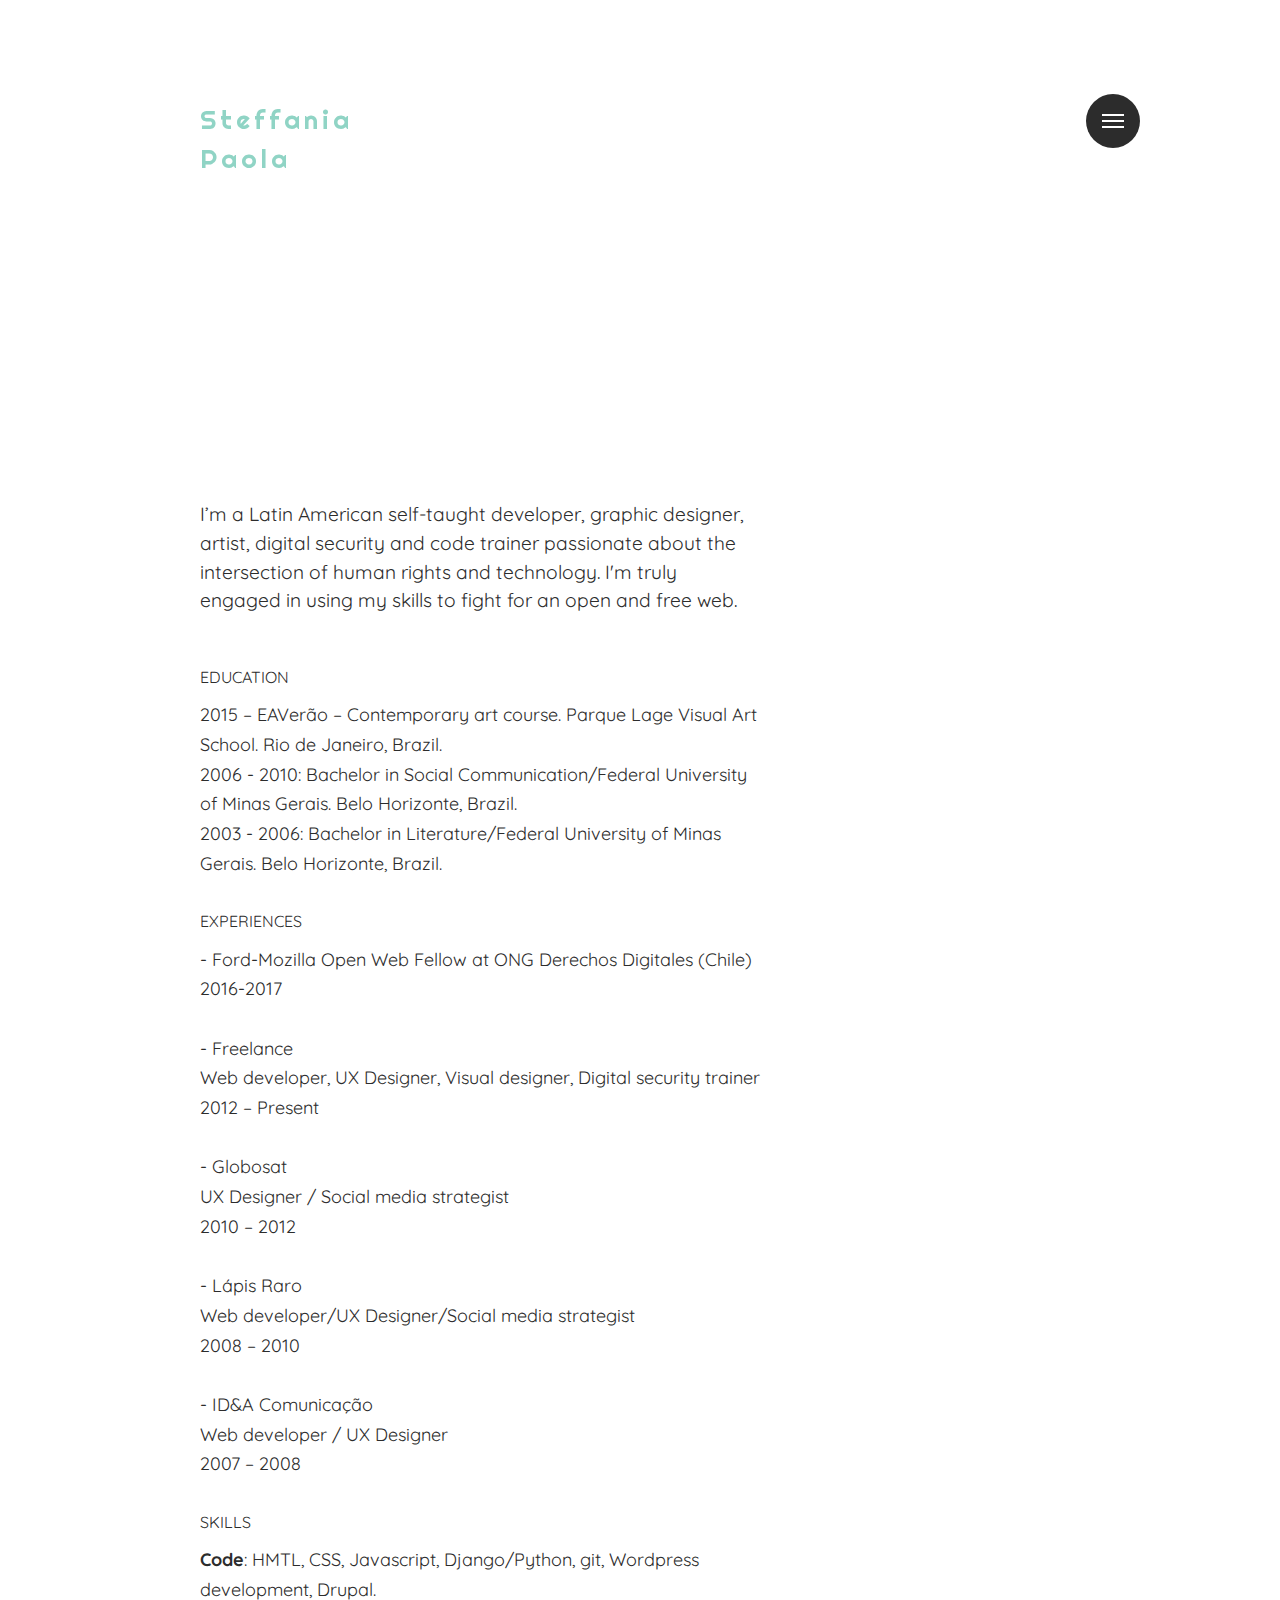
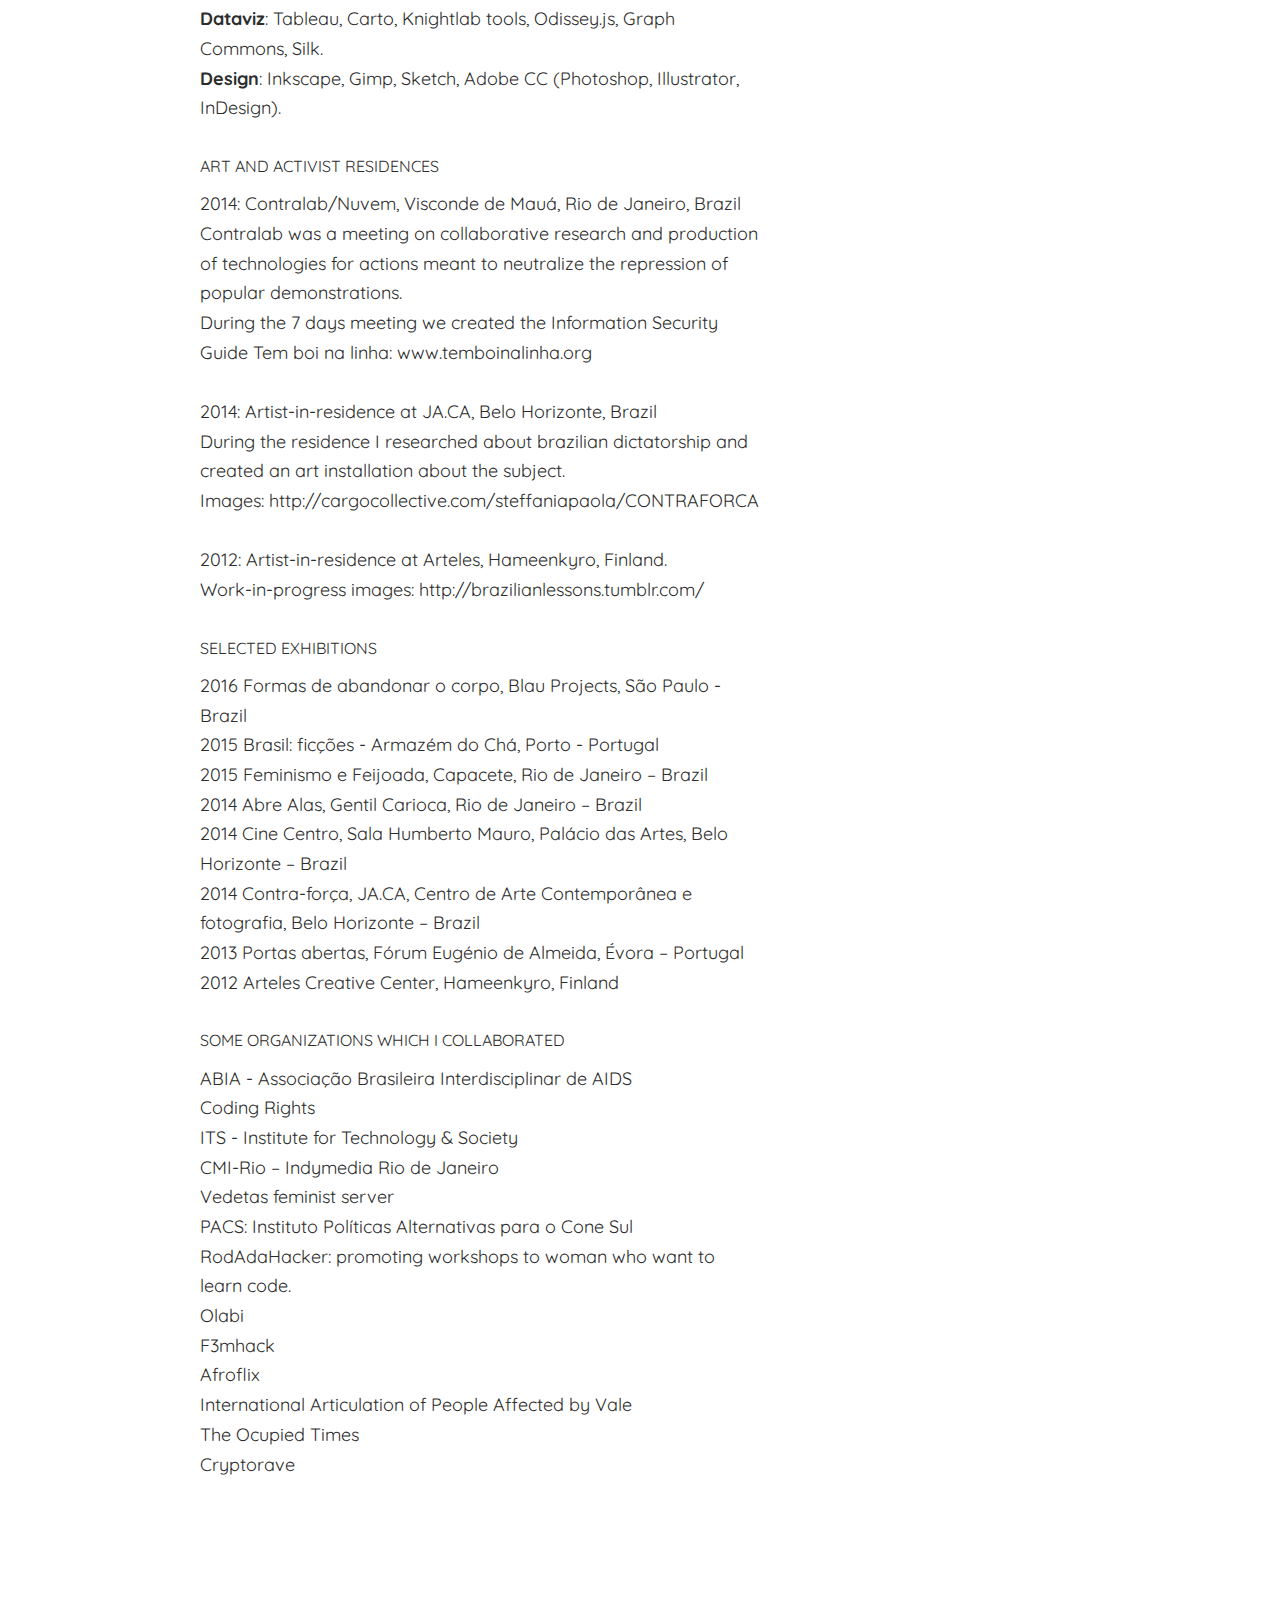
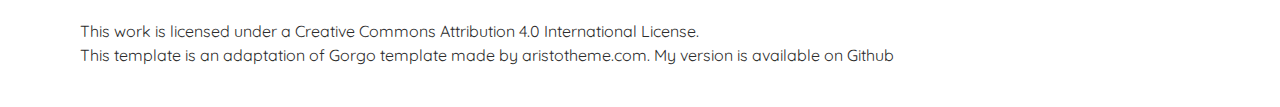
<file: profile.html>
<!DOCTYPE html>
<html lang="en" class="no-js">
<head>
<meta http-equiv="Content-Type" content="text/html; charset=utf-8" >
    <meta charset="utf-8" />
    <meta name="viewport" content="width=device-width" />
    <meta http-equiv="x-ua-compatible" content="ie=edge">
    <title>Steffania Paola</title>

    <link rel="stylesheet" href="style.css" media="screen" />


    <link href='http://fonts.googleapis.com/css?family=Righteous&subset=latin,latin-ext' rel='stylesheet' type='text/css'>
    <link href='http://fonts.googleapis.com/css?family=Quicksand:300,400,700' rel='stylesheet' type='text/css'>

     <script src="scripts/modernizr.js"></script>

</head>

<body>

    <a href="#cd-nav" class="cd-nav-trigger">Menu
        <span class="cd-nav-icon"></span>

        <svg x="0px" y="0px" width="54px" height="54px" viewBox="0 0 54 54">
            <circle fill="transparent" stroke="#90D4C5" stroke-width="2" cx="27" cy="27" r="25" stroke-dasharray="157 157" stroke-dashoffset="157"></circle>
        </svg>
    </a>

    <div id="cd-nav" class="cd-nav">
        <div class="cd-navigation-wrapper">
            <div class="cd-half-block">


              <nav>
                  <ul class="cd-primary-nav">
                      <li><a href="index.html" class="selected">Showcase</a></li>
                      <li><a href="profile.html">Resumé</a></li>

                  </ul>
              </nav>
          </div><!-- .cd-half-block -->

          <div class="cd-half-block">
              <address>
                  <ul class="cd-contact-info">
                    <li><a href="mailto:tinamodotti@riseup.net">tinamodotti at riseup.net</a><br>
                    0D00 5EF2 A3D2 B458 0693  795B FE5D 26EE 807C 67EA<br>
                    <a href="key/0x807C67EA.asc">Public Key </a></li>
                </ul>
                <ul class="cd-contact-socials">
                    <li><a href="https://twitter.com/stepaola">Twitter</a></li>
                    <li><a href="https://github.com/stepaola/">Github</a></li>
                    <li><a href="https://medium.com/@stepaola" target="_blank">Medium</a><br><br>

                  </ul>
              </address>
            </div> <!-- .cd-half-block -->
        </div> <!-- .cd-navigation-wrapper -->
    </div> <!-- .cd-nav -->

    <div class="site-container">

        <header class="site-header cf">
            <div class="site-title"><a href="index.html">Steffania<br> Paola</a></div>

            <div class="cf"></div>

        </header><!-- / .site-header -->

        <section class="site-content">

            <div class="page-desc">
                <p>I’m a Latin American self-taught developer, graphic designer, artist, digital security and code trainer passionate about the intersection of human rights and technology.
                  I'm truly engaged in using my skills to fight for an open and free web.
                  <br><br>

                  <h6>EDUCATION</h6>

                  2015 – EAVerão – Contemporary art course. Parque Lage Visual Art School. Rio de Janeiro, Brazil. <br>
                  2006 - 2010: Bachelor in Social Communication/Federal University of Minas Gerais. Belo Horizonte, Brazil. <br>
                  2003 - 2006: Bachelor in Literature/Federal University of Minas Gerais. Belo Horizonte, Brazil.<br><br>


                  <h6>EXPERIENCES</h6>

                  - Ford-Mozilla Open Web Fellow at ONG Derechos Digitales (Chile)<br>
                  2016-2017<br><br>

                  - Freelance<br>
                  Web developer, UX Designer, Visual designer, Digital security trainer <br>
                  2012 – Present<br><br>

                  - Globosat<br>
                  UX Designer / Social media strategist<br>
                  2010 – 2012<br><br>

                  - Lápis Raro<br>
                  Web developer/UX Designer/Social media strategist<br>
                  2008 – 2010<br><br>

                  - ID&A Comunicação<br>
                  Web developer / UX Designer<br>
                  2007 – 2008 <br><br>

                  <h6>SKILLS</h6>

                  <strong>Code</strong>: HMTL, CSS, Javascript, Django/Python, git, Wordpress development, Drupal.<br>
                  <strong>Dataviz</strong>: Tableau, Carto, Knightlab tools, Odissey.js, Graph Commons, Silk.<br>
                  <strong>Design</strong>: Inkscape, Gimp, Sketch, Adobe CC (Photoshop, Illustrator, InDesign). <br><br>

                  <h6>ART AND ACTIVIST RESIDENCES</h6>

                  2014: Contralab/Nuvem, Visconde de Mauá, Rio de Janeiro, Brazil<br>
                  Contralab was a meeting on collaborative research and production of technologies for actions meant to neutralize the repression of popular demonstrations. <br>
                  During the 7 days meeting we created the Information Security Guide Tem boi na linha: www.temboinalinha.org <br><br>


                  2014: Artist-in-residence at JA.CA, Belo Horizonte, Brazil<br>
                  During the residence I researched about brazilian dictatorship and created an art installation about the subject.<br>
                  Images: http://cargocollective.com/steffaniapaola/CONTRAFORCA<br><br>

                  2012: Artist-in-residence at Arteles, Hameenkyro, Finland. <br>
                  Work-in-progress images: http://brazilianlessons.tumblr.com/<br><br>

                  <h6>SELECTED EXHIBITIONS</h6>
                  2016 Formas de abandonar o corpo, Blau Projects, São Paulo - Brazil<br>
                  2015 Brasil: ficções - Armazém do Chá, Porto - Portugal<br>
                  2015 Feminismo e Feijoada, Capacete,  Rio de Janeiro – Brazil<br>
                  2014 Abre Alas, Gentil Carioca, Rio de Janeiro – Brazil<br>
                  2014 Cine Centro, Sala Humberto Mauro, Palácio das Artes, Belo Horizonte – Brazil<br>
                  2014 Contra-força, JA.CA, Centro de Arte Contemporânea e fotografia, Belo Horizonte – Brazil<br>
                  2013 Portas abertas, Fórum Eugénio de Almeida, Évora – Portugal<br>
                  2012 Arteles Creative Center, Hameenkyro, Finland<br><br>

                  <h6>SOME ORGANIZATIONS WHICH I COLLABORATED</h6>

                  ABIA - Associação Brasileira Interdisciplinar de AIDS<br>
                  Coding Rights<br>
                  ITS - Institute for Technology & Society<br>
                  CMI-Rio – Indymedia Rio de Janeiro<br>
                  Vedetas feminist server<br>
                  PACS: Instituto Políticas Alternativas para o Cone Sul<br>
                  RodAdaHacker: promoting workshops to woman who want to learn code.<br>
                  Olabi<br>
                  F3mhack<br>
                  Afroflix<br>
                  International Articulation of People Affected by Vale<br>
                  The Ocupied Times<br>
                  Cryptorave

                </div>



        <!--END .site-content-->
        </section>



        <footer class="site-footer cf">
           <p class="footer-text">This work is licensed under a <a rel="license" href="http://creativecommons.org/licenses/by/4.0/">Creative Commons Attribution 4.0 International License</a>. <br>
           This template is an adaptation of Gorgo template made by aristotheme.com. My version is available on <a href="http://github.com/stepaola/gorgo">Github</a></p>
        </footer>


    <!--END .site-container-->
    </div>

    <script src="scripts/jquery-2.1.4.min.js"></script>
    <script src="scripts/jquery.fitvids.js"></script>
    <script src="scripts/jquery.imagesloaded.min.js"></script>
    <script src="scripts/main.js"></script>


</body>
</html>
</file>
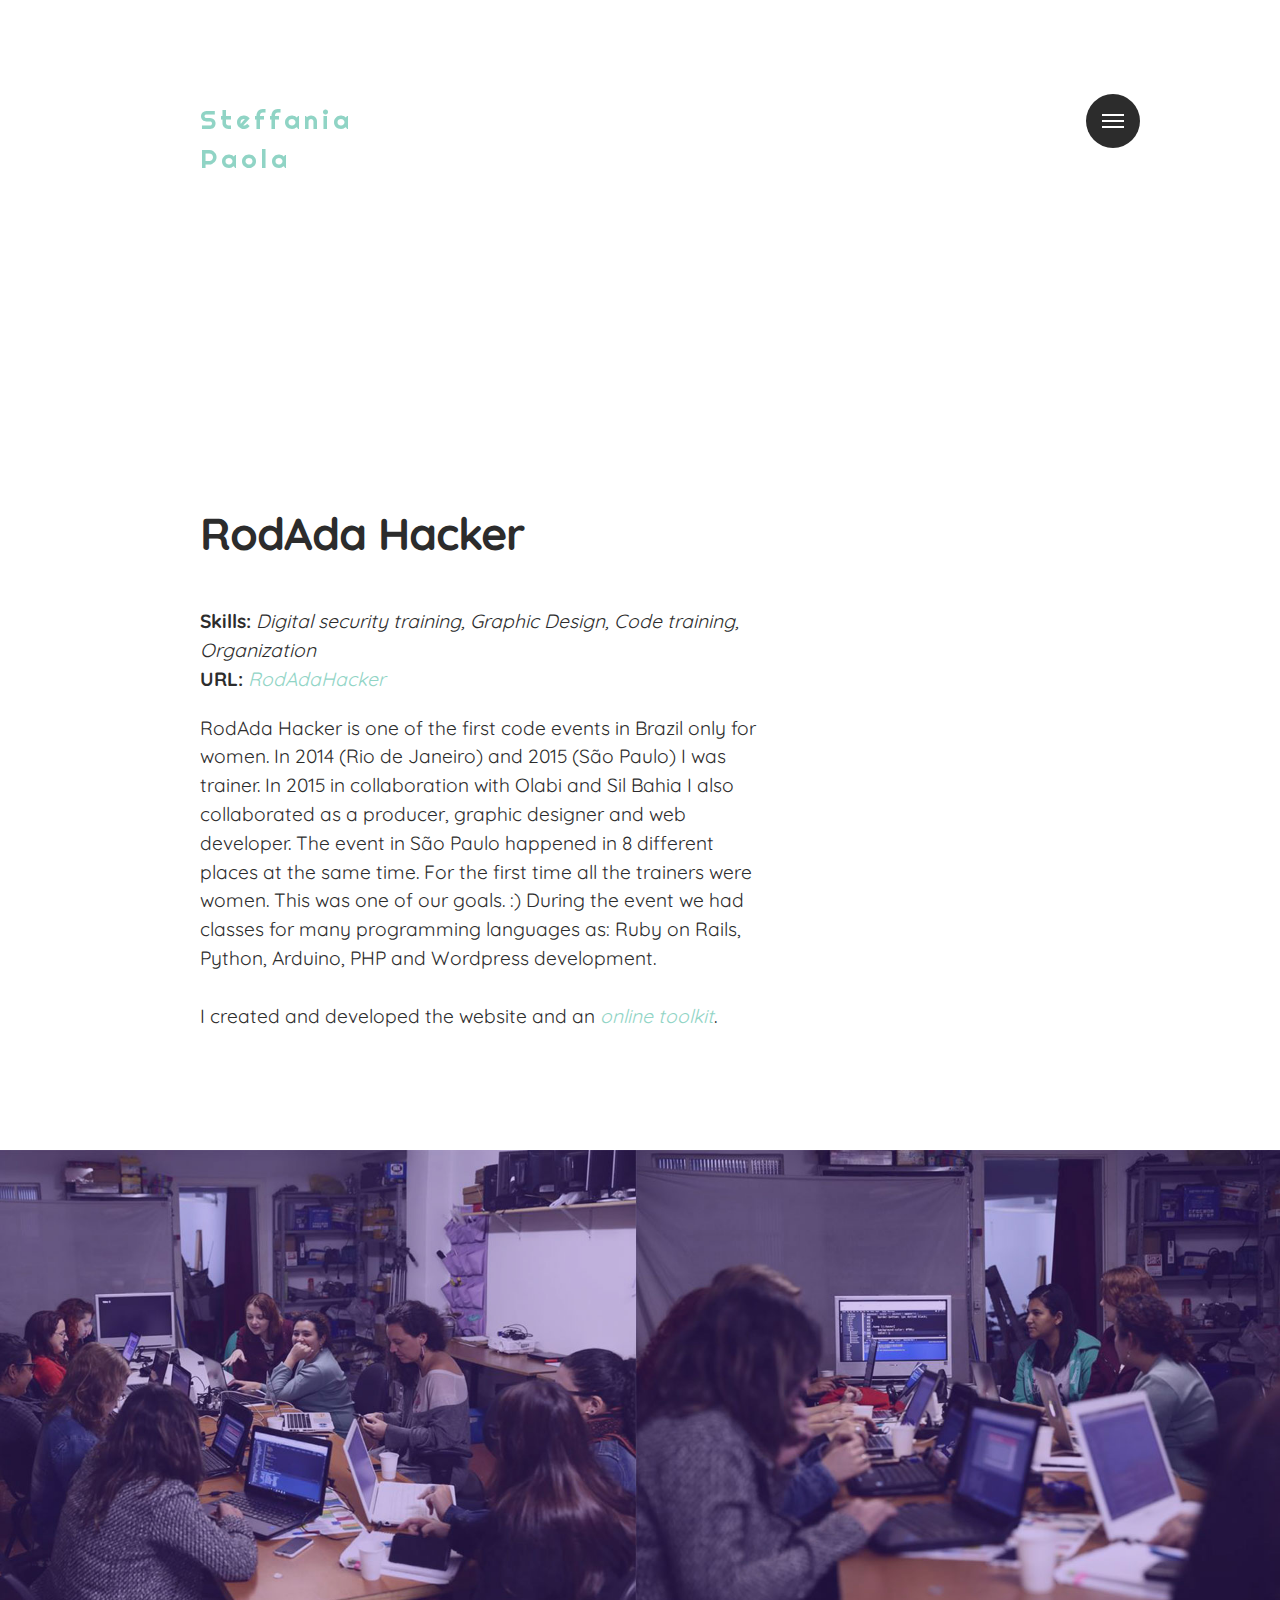
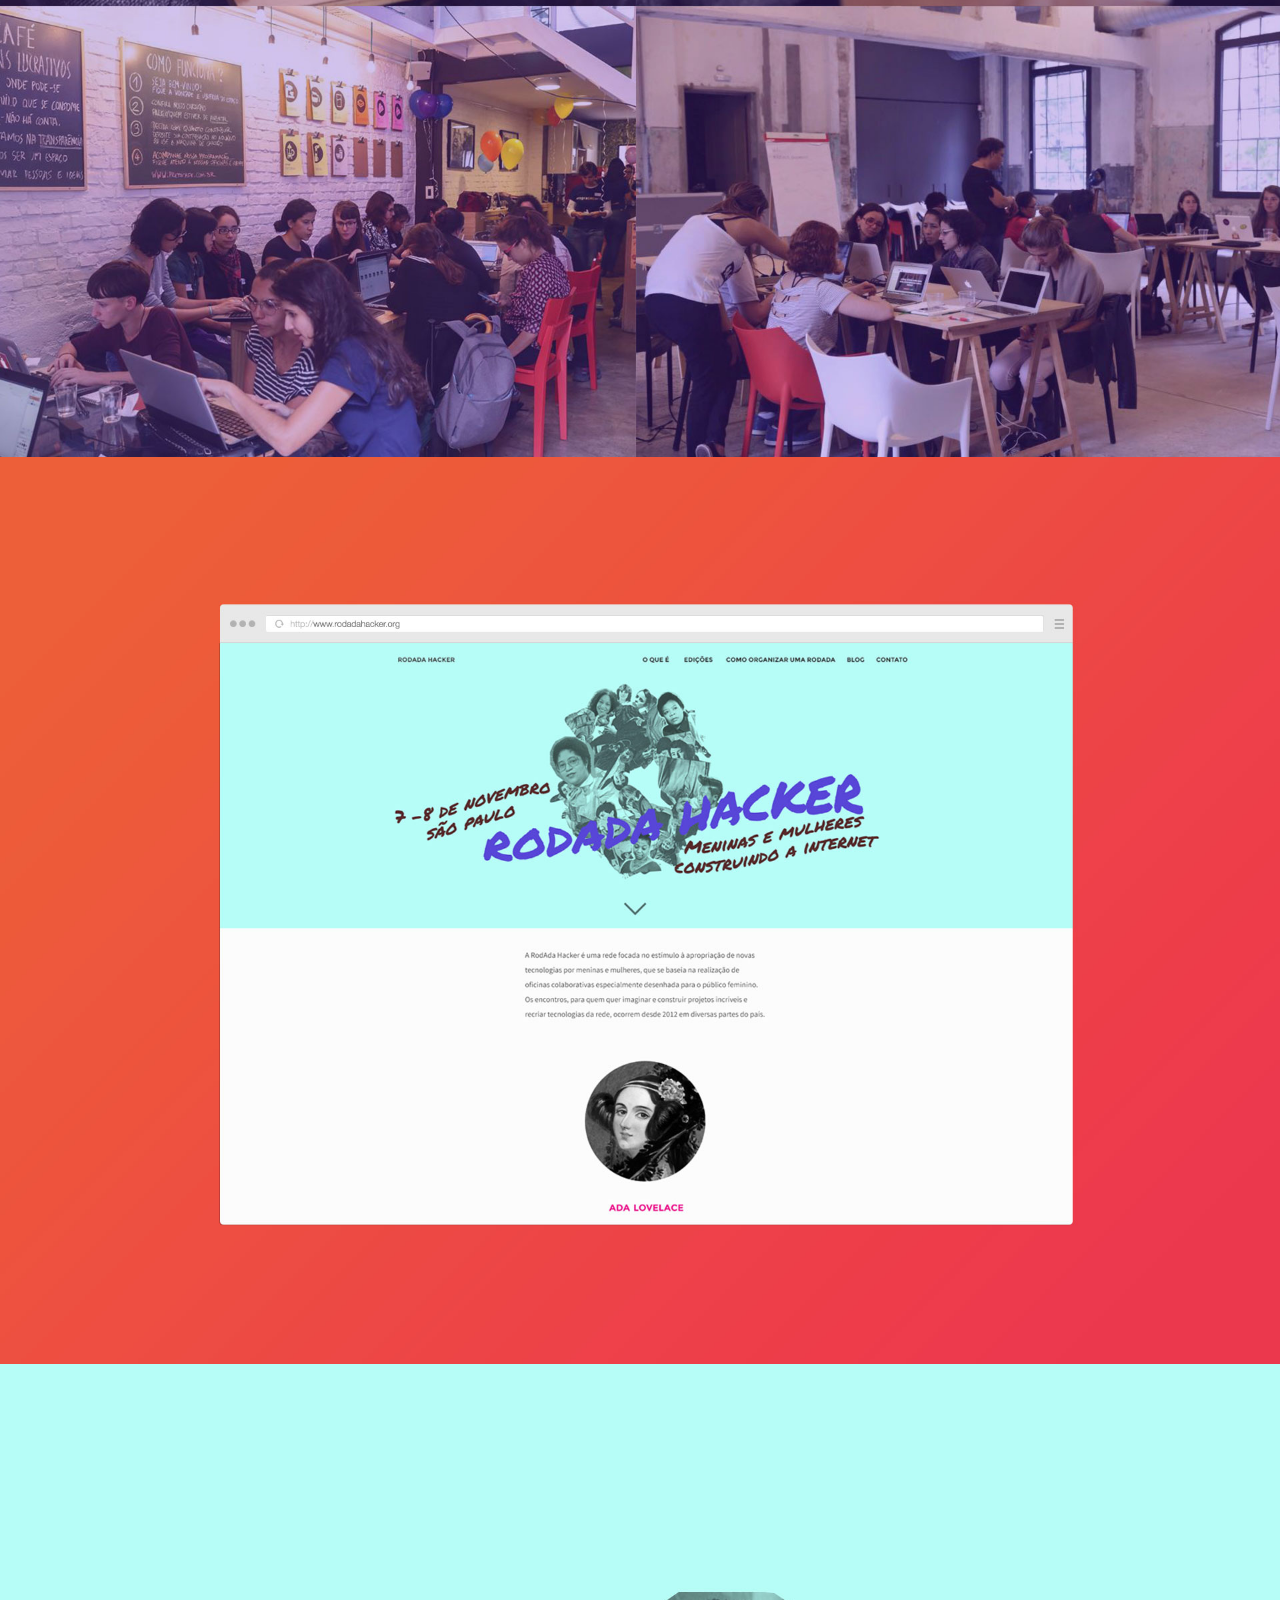
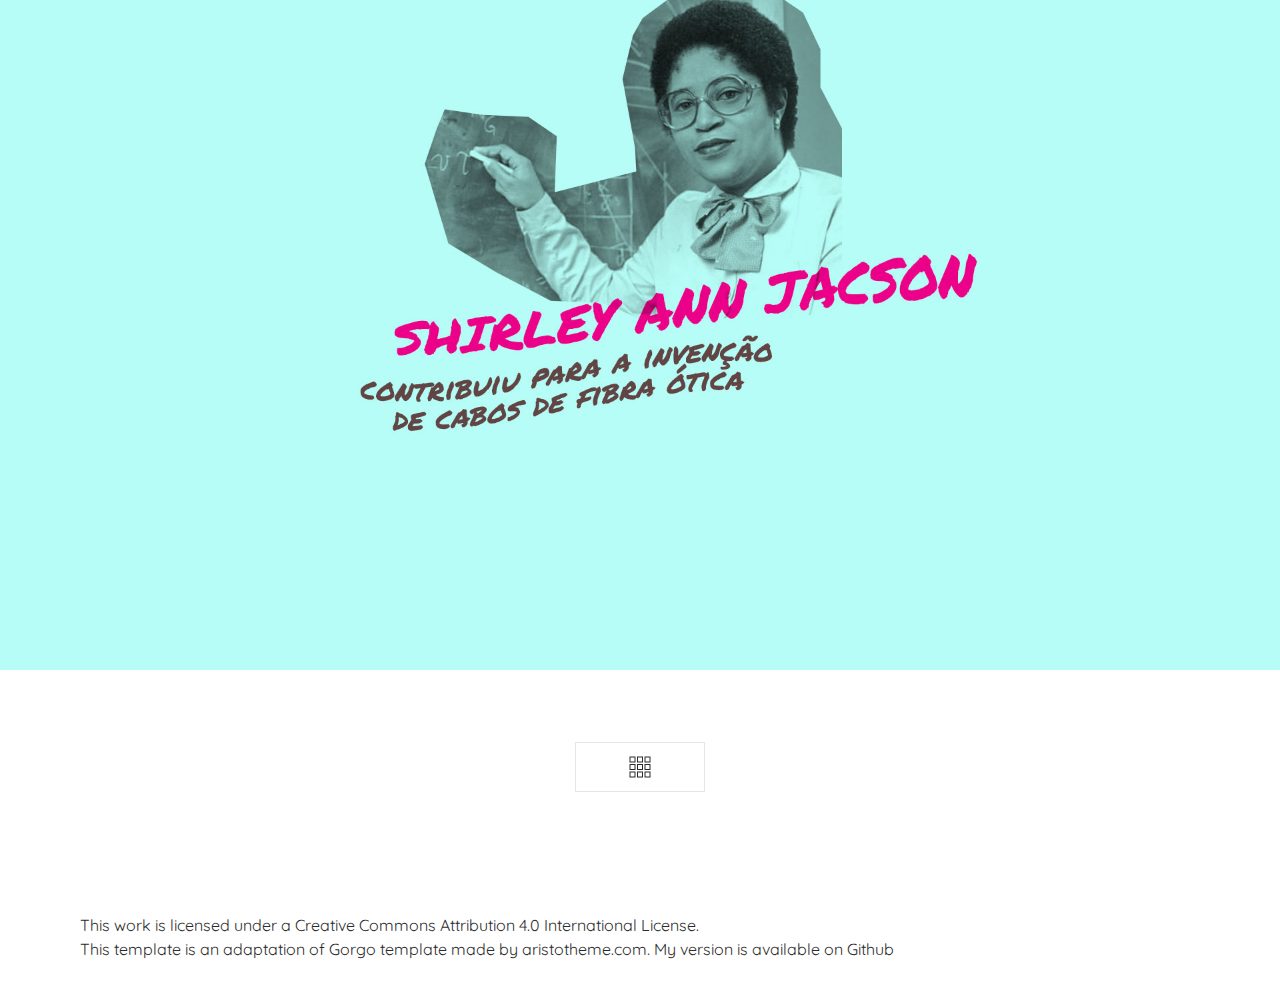
<file: rodadahacker.html>
<!DOCTYPE html>
<html lang="en" class="no-js">
<head>
<meta http-equiv="Content-Type" content="text/html; charset=utf-8" >
    <meta charset="utf-8" />
    <meta name="viewport" content="width=device-width" />
    <meta http-equiv="x-ua-compatible" content="ie=edge">
    <title>RodAda Hacker - Steffania Paola</title>

    <link rel="stylesheet" href="style.css" media="screen" />


    <link href='http://fonts.googleapis.com/css?family=Righteous&subset=latin,latin-ext' rel='stylesheet' type='text/css'>
    <link href='http://fonts.googleapis.com/css?family=Quicksand:300,400,700' rel='stylesheet' type='text/css'>

     <script src="scripts/modernizr.js"></script>

</head>

<body>

    <a href="#cd-nav" class="cd-nav-trigger">Menu
        <span class="cd-nav-icon"></span>

        <svg x="0px" y="0px" width="54px" height="54px" viewBox="0 0 54 54">
            <circle fill="transparent" stroke="#90D4C5" stroke-width="2" cx="27" cy="27" r="25" stroke-dasharray="157 157" stroke-dashoffset="157"></circle>
        </svg>
    </a>

    <div id="cd-nav" class="cd-nav">
        <div class="cd-navigation-wrapper">
            <div class="cd-half-block">

              <nav>
                  <ul class="cd-primary-nav">
                      <li><a href="index.html" class="selected">Showcase</a></li>
                      <li><a href="profile.html">Resumé</a></li>

                  </ul>
              </nav>
            </div><!-- .cd-half-block -->

            <div class="cd-half-block">
              <address>
                  <ul class="cd-contact-info">
                      <li><a href="mailto:tinamodotti@riseup.net">tinamodotti at riseup.net</a></li>
                  </ul>
                  <ul class="cd-contact-socials">
                      <li><a href="https://twitter.com/stepaola">Twitter</a></li>
                      <li><a href="https://github.com/stepaola/">Github</a></li>
                  </ul>
              </address>
            </div> <!-- .cd-half-block -->
        </div> <!-- .cd-navigation-wrapper -->
    </div> <!-- .cd-nav -->

    <div class="site-container">

        <header class="site-header cf">
            <div class="site-title"><a href="index.html">Steffania <br>Paola</a></div>
            <div class="cf"></div>
        </header><!-- / .site-header -->

        <section class="site-content">

            <div class="page-desc">
                 <h1>RodAda Hacker</h1>
                <p><strong>Skills:</strong> <i>Digital security training, Graphic Design, Code training, Organization</i> <br><strong>URL:</strong> <a href="http://rodadahacker.org" target="_blank"><i>RodAdaHacker</i></a></p>
                <p>RodAda Hacker is one of the first code events in Brazil only for women.
                  In 2014 (Rio de Janeiro) and 2015 (São Paulo) I was trainer. In 2015 in collaboration with Olabi and Sil Bahia I also collaborated as a producer, graphic designer and web developer.
                  The event in São Paulo happened in 8 different places at the same time. For the first time all the trainers were women. This was one of our goals. :)
                  During the event we had classes for many programming languages as: Ruby on Rails, Python, Arduino, PHP and Wordpress development.
                  <br><br>
                  I created and developed the website and an <a href="http://rodadahacker.org/faca-voce-mesma/" target="_blank"><i>online toolkit</i></a>.</p>
            </div>

            <article class="project">

                <div class="project-assets">
                    <div class="image">
                        <div data-picture>
                            <div data-src="img/rodada1.jpg"></div>
                            <div data-src="img/rodada1.jpg" data-media="(-webkit-min-device-pixel-ratio: 2),(min--moz-device-pixel-ratio: 2),(-o-min-device-pixel-ratio: 2/1),(min-device-pixel-ratio: 2),(min-resolution: 192dpi),(min-resolution: 2dppx)"></div>
                            <!--[if (lt IE 9) & (!IEMobile)]>
                                <div data-src="img/item-1.jpg"></div>
                            <![endif]-->
                            <noscript>
                                <img src="img/rodada1.jpg" alt="" />
                            </noscript>
                        </div>
                    </div>
                    <div class="image">
                        <div data-picture>
                            <div data-src="img/rodada2.jpg"></div>
                            <div data-src="img/rodada2.jpg" data-media="(-webkit-min-device-pixel-ratio: 2),(min--moz-device-pixel-ratio: 2),(-o-min-device-pixel-ratio: 2/1),(min-device-pixel-ratio: 2),(min-resolution: 192dpi),(min-resolution: 2dppx)"></div>
                            <!--[if (lt IE 9) & (!IEMobile)]>
                                <div data-src="img/item-2.jpg"></div>
                            <![endif]-->
                            <noscript>
                                <img src="img/rodada2.jpg" alt="" />
                            </noscript>
                        </div>
                    </div>
                    <div class="image">
                        <div data-picture>
                            <div data-src="img/rodada3.jpg"></div>
                            <div data-src="img/rodada3.jpg" data-media="(-webkit-min-device-pixel-ratio: 2),(min--moz-device-pixel-ratio: 2),(-o-min-device-pixel-ratio: 2/1),(min-device-pixel-ratio: 2),(min-resolution: 192dpi),(min-resolution: 2dppx)"></div>
                            <!--[if (lt IE 9) & (!IEMobile)]>
                                <div data-src="img/item-3.jpg"></div>
                            <![endif]-->
                            <noscript>
                                <img src="img/rodada3.jpg" alt="" />
                            </noscript>
                        </div>
                    </div>
                </div>
            </article>

        <!--END .site-content-->
        </section>



        <nav role="navigation">
            <ul class="cd-pagination animated-buttons custom-icons">
                <li class="button-main"><a href="http://stepaola.github.io/gorgo/"><i>Portfolio</i></a></li>

            </ul>
        </nav> <!-- cd-pagination-wrapper -->


        <footer class="site-footer cf">
           <p class="footer-text">This work is licensed under a <a rel="license" href="http://creativecommons.org/licenses/by/4.0/">Creative Commons Attribution 4.0 International License</a>. <br>
           This template is an adaptation of Gorgo template made by aristotheme.com. My version is available on <a href="http://github.com/stepaola/gorgo">Github</a></p>
       </footer>


    <!--END .site-container-->
    </div>

    <script src="scripts/jquery-2.1.4.min.js"></script>
    <script src="scripts/jquery.fitvids.js"></script>
    <script src="scripts/jquery.imagesloaded.min.js"></script>
    <script src="scripts/main.js"></script>


</body>
</html>
</file>
<file: style.css>
/*
Template Name: Gorgo
Author: Steffania Paola and Levent Usta
Author URI: -
Description: This template is a adaptation of Gorgo template made by aristotheme.com
*/

/*=================================*/
/*  Table of Contents
/*  - Reset & Clearfix Styles
/*  - Main Styles
/*      - Titles
/*      - Navigation Styles
/*      - Projects Feed
/*          - Project Assets
/*          - Project Content
/*          - Paginations
/*  - News
/*  - Structure
/*  - Grid
/*  - Footer Styles
/*  - Media Queries


/*=================================*/

/*=================================*/
/* Reset & Clearfix Styles
/*=================================*/

html, body, div, span, applet, object, iframe, h1, h2, h3, h4, h5, h6, p, blockquote, pre, a, abbr, acronym, address, big, cite, code, del, dfn, em, font, img, ins, kbd, q, s, samp, small, strike, strong, sub, sup, tt, var, b, u, i, center, dl, dt, dd, ol, ul, li, fieldset, form, label, legend, table, caption, tbody, tfoot, thead, tr, th, td { margin: 0; padding: 0; border: 0; outline: 0; font-size: 100%; vertical-align: baseline; background: transparent; } body { line-height: 1; } ol, ul { list-style: none; } blockquote, q { quotes: none; } blockquote:before, blockquote:after, q:before, q:after { content: ''; content: none; } :focus { outline: 0; } ins { text-decoration: none; } del { text-decoration: line-through; } table { border-collapse: collapse; border-spacing: 0; }

.cf:before, .cf:after { content: " "; display: table; } .cf:after { clear: both; }

/*=================================*/
/* Main Styles
/*=================================*/

* { box-sizing: border-box; }
html {
    font-family: sans-serif; /* 1 */
    -ms-text-size-adjust: 100%; /* 2 */
    -webkit-text-size-adjust: 100%; /* 2 */
}
body {
    background: #FFFFFF;
    color: #2c2c2c;
    font-family: 'quicksand', Arial, sans-serif;
    font-size: 18px;
    line-height: 1.65;
    opacity: 0;
    overflow-x: hidden;
    transition: opacity 0.25s ease-in 0.1s;
    word-wrap: break-word;
    -webkit-text-size-adjust: none;
}
body.loaded,
.no-js body {
    opacity: 1;
}
a, a:visited {
    color: #90D4C5;
    text-decoration: none;
    transition: color 0.1s ease-in-out;
}
a:hover, a:active {
    color: #2c2c2c;
    text-decoration: none;
}

h1,h2,h3 {
    font-weight: bold;
    line-height: 1.5;
}
h1 {
    font-size: 2.2rem;
    letter-spacing: -1px;
    margin: 0 0 40px;
}

h2 {
    font-size: 1.8rem;
    margin: 0;
}

h3 {
    font-size: 1.4rem;
}

h4 {
    font-size: 1.2rem;
}

h5 {
    font-size: 1rem;
}

h6 {
    font-size: .8rem;
}

h3,
h4,
h5,
h6 {
    text-transform: uppercase;
    margin: 0 0 10px;
}
h4,
h5,
h6 {
   font-weight: normal;
}
p,li {
    font-weight: 400;
    font-size: 1.2rem;
    line-height: 1.5;
    margin: 0 0 20px;
}
small {
    font-weight: 300;
    font-size: 1rem;
    color: #747474
}
img {
    height: auto;
    max-width: 100%;
    vertical-align: bottom;
}

hr{
    border: 0;
    height: 4px;
    margin: 40px 0;
    background: #000;
}

pre,
code,
samp {
    font-family: "quicksand", Consolas, monospace;
    font-size: inherit;
}

pre,
code {
    background-color: #eee;
    border-radius: 3px;
}

pre {
    margin-top: 0;
    margin-bottom: 1rem;
    overflow-x: scroll;
    padding: 1rem;
}

.example {
  border-bottom-left-radius: 0;
  border-bottom-right-radius: 0;
  background-color: #fafafa;
  position: relative;
  padding: 2rem 1rem;
}

.example-title {
  position: absolute;
  top: 0;
  right: 0;
  background-color: #eee;
  padding: 0 1rem;
  border-top-right-radius: 3px;
  border-bottom-left-radius: 3px;
}
.example + pre {
  border-top-left-radius: 0;
  border-top-right-radius: 0;
  /*border: 1px solid #ccc;*/
  /*border-top: 0;*/
}
pre {
  margin-bottom: 2rem;
}

/*===== Titles =====*/
.site-title {
    font-family: 'Righteous',helvetica,sans-serif;
    font-size: 26px;
    color: #90D4C5;
    line-height: 1.5em;
    position: relative;
    z-index: 12;
    letter-spacing: 4px;
    margin-bottom: 120px;
}
.site-title a {
    position: fixed;
}
.site-title a,
.site-title a:visited { color: #90D4C5; }
.site-title a:hover,
.site-title a:active {
    color: #90D4C5;
    opacity: 0.8;
}
.site-title div { display: inline; }
.site-tagline {
    clear: both;
    margin-bottom: 40px;
    width: 100%;
}
.site-tagline p {
    color: #2c2c2c;
    font-size: 21px;
    text-align: left;
    width: 90%;
}
.site-tagline a,
.site-tagline a:visited { color: #90D4C5; }
.site-tagline a:hover {
    color: #2c2c2c;
}
/*=================================*/
/* Language Styles
/*=================================*/
.languages {
    position: relative;
    z-index: 1;
    float: right;
    -webkit-transition: -webkit-transform 0.5s;
    -moz-transition: -moz-transform 0.5s;
    transition: transform 0.5s;
}
.languages ul {
    list-style: none;
    margin: 0;
    padding: 0;
}
.languages ul li {
    display: inline-block;
    margin: 0;
}
.languages ul li a {
    color: #8e8e8e;
    font-weight: bold;
    font-size: 14px;
    line-height: 14px;
}
.languages ul li a:hover {
    color: #90D4C5;
}

.languages ul li.active a {
    color: #2c2c2c;
}
/*=================================*/
/* Navigation Styles
/*=================================*/
.cd-nav-trigger {
    position: fixed;
    z-index: 999;
    right: 20px;
    top: 34px;
    height: 54px;
    width: 54px;
    background-color: #2c2c2c;
    border-radius: 50%;
    /* image replacement */
    overflow: hidden;
    text-indent: 100%;
    white-space: nowrap;
    -webkit-transition: -webkit-transform 0.5s;
    -moz-transition: -moz-transform 0.5s;
    transition: transform 0.5s;
}
.cd-nav-trigger .cd-nav-icon {
    /* icon created in CSS */
    position: absolute;
    z-index: 12;
    left: 50%;
    top: 50%;
    bottom: auto;
    right: auto;
    -webkit-transform: translateX(-50%) translateY(-50%);
    -moz-transform: translateX(-50%) translateY(-50%);
    -ms-transform: translateX(-50%) translateY(-50%);
    -o-transform: translateX(-50%) translateY(-50%);
    transform: translateX(-50%) translateY(-50%);
    width: 22px;
    height: 2px;
    background-color: #ffffff;
}
.cd-nav-trigger .cd-nav-icon::before, .cd-nav-trigger .cd-nav-icon:after {
    /* upper and lower lines of the menu icon */
    content: '';
    position: absolute;
    top: 0;
    right: 0;
    width: 100%;
    height: 100%;
    background-color: inherit;
    /* Force Hardware Acceleration in WebKit */
    -webkit-transform: translateZ(0);
    -moz-transform: translateZ(0);
    -ms-transform: translateZ(0);
    -o-transform: translateZ(0);
    transform: translateZ(0);
    -webkit-backface-visibility: hidden;
    backface-visibility: hidden;
    -webkit-transition: -webkit-transform 0.5s, width 0.5s, top 0.3s;
    -moz-transition: -moz-transform 0.5s, width 0.5s, top 0.3s;
    transition: transform 0.5s, width 0.5s, top 0.3s;
}
.cd-nav-trigger .cd-nav-icon::before {
    -webkit-transform-origin: right top;
    -moz-transform-origin: right top;
    -ms-transform-origin: right top;
    -o-transform-origin: right top;
    transform-origin: right top;
    -webkit-transform: translateY(-6px);
    -moz-transform: translateY(-6px);
    -ms-transform: translateY(-6px);
    -o-transform: translateY(-6px);
    transform: translateY(-6px);
}
.cd-nav-trigger .cd-nav-icon::after {
    -webkit-transform-origin: right bottom;
    -moz-transform-origin: right bottom;
    -ms-transform-origin: right bottom;
    -o-transform-origin: right bottom;
    transform-origin: right bottom;
    -webkit-transform: translateY(6px);
    -moz-transform: translateY(6px);
    -ms-transform: translateY(6px);
    -o-transform: translateY(6px);
    transform: translateY(6px);
}
.no-touch .cd-nav-trigger:hover .cd-nav-icon::after {
    top: 2px;
}
.no-touch .cd-nav-trigger:hover .cd-nav-icon::before {
    top: -2px;
}
.cd-nav-trigger svg {
    position: absolute;
    top: 0;
    left: 0;
}
.cd-nav-trigger circle {
    /* circle border animation */
    -webkit-transition: stroke-dashoffset 0.4s 0s;
    -moz-transition: stroke-dashoffset 0.4s 0s;
    transition: stroke-dashoffset 0.4s 0s;
}
.navigation-is-open .cd-nav-trigger {
    /* rotate trigger when navigation becomes visible */
    -webkit-transform: rotate(180deg);
    -moz-transform: rotate(180deg);
    -ms-transform: rotate(180deg);
    -o-transform: rotate(180deg);
    transform: rotate(180deg);
}
.navigation-is-open .cd-nav-trigger .cd-nav-icon::after,
.navigation-is-open .cd-nav-trigger .cd-nav-icon::before {
    /* animate arrow --> from hamburger to arrow */
    width: 50%;
    -webkit-transition: -webkit-transform 0.5s, width 0.5s;
    -moz-transition: -moz-transform 0.5s, width 0.5s;
    transition: transform 0.5s, width 0.5s;
}
.navigation-is-open .cd-nav-trigger .cd-nav-icon::before {
    -webkit-transform: rotate(45deg);
    -moz-transform: rotate(45deg);
    -ms-transform: rotate(45deg);
    -o-transform: rotate(45deg);
    transform: rotate(45deg);
}
.navigation-is-open .cd-nav-trigger .cd-nav-icon::after {
    -webkit-transform: rotate(-45deg);
    -moz-transform: rotate(-45deg);
    -ms-transform: rotate(-45deg);
    -o-transform: rotate(-45deg);
    transform: rotate(-45deg);
}
.no-touch .navigation-is-open .cd-nav-trigger:hover .cd-nav-icon::after, .no-touch .navigation-is-open .cd-nav-trigger:hover .cd-nav-icon::before {
    top: 0;
}
.navigation-is-open .cd-nav-trigger circle {
    stroke-dashoffset: 0;
    -webkit-transition: stroke-dashoffset 0.4s 0.3s;
    -moz-transition: stroke-dashoffset 0.4s 0.3s;
    transition: stroke-dashoffset 0.4s 0.3s;
}
.cd-nav {
    position: fixed;
    z-index: 12;
    top: 0;
    left: 0;
    height: 100%;
    width: 100%;
    background-color: #2c2c2c;
    visibility: hidden;
    -webkit-transition: visibility 0s 0.7s;
    -moz-transition: visibility 0s 0.7s;
    transition: visibility 0s 0.7s;
}
.cd-nav .cd-navigation-wrapper {
    /* all navigation content */
    padding: 20px;
    height: 100%;
    overflow-y: auto;
    -webkit-overflow-scrolling: touch;

    /* Force Hardware Acceleration in WebKit */
    -webkit-transform: translateZ(0);
    -moz-transform: translateZ(0);
    -ms-transform: translateZ(0);
    -o-transform: translateZ(0);
    transform: translateZ(0);
    -webkit-backface-visibility: hidden;
    backface-visibility: hidden;
    -webkit-transform: translateX(-50%);
    -moz-transform: translateX(-50%);
    -ms-transform: translateX(-50%);
    -o-transform: translateX(-50%);
    transform: translateX(-50%);
    -webkit-transition: -webkit-transform 0.7s;
    -moz-transition: -moz-transform 0.7s;
    transition: transform 0.7s;
    -webkit-transition-timing-function: cubic-bezier(0.86, 0.01, 0.77, 0.78);
    -moz-transition-timing-function: cubic-bezier(0.86, 0.01, 0.77, 0.78);
    transition-timing-function: cubic-bezier(0.86, 0.01, 0.77, 0.78);
}
.navigation-is-open .cd-nav {
    visibility: visible;
    -webkit-transition: visibility 0s 0s;
    -moz-transition: visibility 0s 0s;
    transition: visibility 0s 0s;
}
.navigation-is-open .cd-nav .cd-navigation-wrapper {
    -webkit-transform: translateX(0);
    -moz-transform: translateX(0);
    -ms-transform: translateX(0);
    -o-transform: translateX(0);
    transform: translateX(0);
    -webkit-transition: -webkit-transform 0.5s;
    -moz-transition: -moz-transform 0.5s;
    transition: transform 0.5s;
    -webkit-transition-timing-function: cubic-bezier(0.82, 0.01, 0.77, 0.78);
    -moz-transition-timing-function: cubic-bezier(0.82, 0.01, 0.77, 0.78);
    transition-timing-function: cubic-bezier(0.82, 0.01, 0.77, 0.78);
}

.cd-nav .cd-primary-nav {
    margin-top: 90px;
}
.cd-nav .cd-primary-nav a {
    font-size: 21px;
    display: inline-block;
}
.cd-nav .cd-primary-nav a.selected {
    color: #ffffff;
}
.no-touch .cd-nav .cd-primary-nav a:hover {
    color: #ffffff;
}
.cd-nav .cd-contact-info {
    margin-top: 20px;
    margin-bottom: 20px;
}
.cd-nav .cd-contact-info li {
    margin-bottom: 0.5em;
    line-height: 1.2;
    color: rgba(255, 255, 255, 0.3);
}
.cd-nav .cd-contact-info a {
    color: #ffffff;
    color: rgba(255, 255, 255, 0.3);
}
.cd-nav .cd-contact-info a:hover {
    color: #ffffff;
    color: rgba(255, 255, 255, 1);
}
.cd-nav .cd-contact-info span {
    display: block;
}
.cd-nav .cd-contact-info li,
.cd-nav .cd-contact-info a,
.cd-nav .cd-contact-info span {
    font-size: 18px;
}

.cd-nav .cd-contact-socials li {
    line-height: 1.8;
}
.cd-nav .cd-contact-socials a {
    color: rgba(255, 255, 255, 0.3);
    text-transform: uppercase;
    letter-spacing: 2px;
    font-size: 16px
}
.cd-nav .cd-contact-socials a:hover {
    color: #fff;
}
.no-js main {
    height: auto;
    overflow: visible;
}

.no-js .cd-nav {
    position: static;
    visibility: visible;
}
.no-js .cd-nav .cd-navigation-wrapper {
    height: auto;
    overflow: visible;
    padding: 100px 5%;
    -webkit-transform: translateX(0);
    -moz-transform: translateX(0);
    -ms-transform: translateX(0);
    -o-transform: translateX(0);
    transform: translateX(0);
}
/*===== Projects Feed =====*/
.projects-feed {
    clear: both;
}
.projects-feed .project {
    background: #fff;
    opacity: 0;
    overflow: hidden;
    position: relative;
    transition: opacity 0.25s ease-in 0.1s;
    width: 100%;
}
.no-js .projects-feed .project,
.projects-feed .loaded {
    opacity: 1;
}
.projects-feed .project .overlay {
    background: #ffffff;
    background: rgba(255, 255, 255, 0.6);
    height: 100%;
    opacity: 0;
    position: absolute;
    top: 0; right: 0; bottom: 0; left: 0;
    -webkit-transition: opacity 0.15s ease-in-out;
    transition: opacity 0.15s ease-in-out;
    width: 100%;
}
.no-touch .projects-feed .project a:hover .overlay {
    opacity: 1;
}
.projects-feed .project-content-container {
    position: relative;
    width: 100%;
    padding-bottom: 100%;
}
.projects-feed .project-content-container::before {
    border-left: 22px solid transparent;
    border-right: 22px solid transparent;
    border-bottom: 22px solid #fff;
    content: '';
    display: block;
    height: 0;
    margin: auto;
    position: absolute;
    top: -22px; left: 0; right: 0;
    width: 0;
}
.projects-feed .project-content {
    position: absolute;
    top: 0; right: 0; bottom: 0; left: 0;
    padding: 20px;
}
.table {
    display: table;
    height: 100%;
    width: 100%;
}
.table-cell {
    display: table-cell;
    height: 100%;
    width: 100%;
    vertical-align: middle;
}
.thumbnail-title {
    color: #2c2c2c;
    font-family: 'Righteous',helvetica,sans-serif;
    font-size: 21px;
    margin: 0 auto 10px auto;
    text-align: left;
    letter-spacing: 4px;
    text-transform:uppercase;
    max-width: 360px;
    width: 75%;
    word-wrap: break-word;
}
.thumbnail-description {
    color: #2c2c2c;
    font-family: 'quicksand', Arial, sans-serif;
    font-size: 16px;
    margin: 0 auto;
    max-height: 5em;
    max-width: 360px;
    text-align: left;
    width: 75%;
    text-transform: uppercase;
}
/*===== Project Assets =====*/
.thumb img {
    width: 100%;
    height: auto;
}
div.image,
div.audio,
div.video {
    text-align: center;
    transition: opacity 0.25s ease-in 0.1s;
}
.no-js div.image,
.no-js div.audio,
.no-js div.video,
div.loaded { opacity: 1; }
div.image img { width: 100%; }

.view {
    cursor: -webkit-zoom-in;
    cursor: -moz-zoom-in;
}
/*===== Project Content =====*/
.project-meta {
    font-family: 'quicksand', Arial, sans-serif;
    font-size: 14px;
    color: #BBBBBB;
    margin-top: 28px;
}
.project-meta > span::before {
    content: "\002F";
    margin: 0 5px 0 3px;
}
.project-meta > span:first-child::before { content: none; }
.project-meta a,
.project-meta a:visited {
    color: #BBBBBB;
    transition: opacity 0.2s ease-in-out;
}
.project-meta a:hover { color: #90D4C5; }
.project-meta .tags { margin-top: 17px; }
.project-meta .tags a { margin-left: 10px; }
.project-meta .tags a:first-child { margin-left: 0; }

/*===== Paginations =====*/
nav[role="navigation"] {
  text-align: center;
}

.cd-pagination {
  margin: 2em auto 2em;
  text-align: center;
}
.cd-pagination li {
  /* hide numbers on small devices */
  display: none;
  margin: 0 .2em;
}
.cd-pagination li.button {
  /* make sure prev next buttons are visible */
  display: inline-block;
}
.cd-pagination a, .cd-pagination span {
  display: inline-block;
  -webkit-user-select: none;
  -moz-user-select: none;
  -ms-user-select: none;
  user-select: none;
  /* use padding and font-size to change buttons size */
  padding: .6em .8em;
  font-size: 18p
  x;

}
.cd-pagination a {
  border: 1px solid #e6e6e6;
}
.no-touch .cd-pagination a:hover {
  background-color: #f2f2f2;
}
.cd-pagination a:active {
  /* click effect */
  -webkit-transform: scale(0.9);
  -moz-transform: scale(0.9);
  -ms-transform: scale(0.9);
  -o-transform: scale(0.9);
  transform: scale(0.9);
}
.cd-pagination a.disabled {
  /* button disabled */
  color: rgba(46, 64, 87, 0.4);
  pointer-events: none;
}
.cd-pagination a.disabled::before, .cd-pagination a.disabled::after {
  opacity: .4;
}
.cd-pagination .button:first-of-type a::before {
  content: '\00ab  ';
}
.cd-pagination .button:last-of-type a::after {
  content: ' \00bb';
}
.cd-pagination .current {
  /* selected number */
  background-color: #90D4C5;
  border-color: #90D4C5;
  color: #ffffff;
  pointer-events: none;
}
@media only screen and (min-width: 768px) {
  .cd-pagination li {
    display: inline-block;
  }
}
@media only screen and (min-width: 1170px) {
  .cd-pagination {
    margin: 4em auto 4em;
  }
}

.cd-pagination.custom-icons .button a {
  position: relative;

}
.cd-pagination.custom-icons .button:first-of-type a {
  padding-left: 2.4em;
}
.cd-pagination.custom-icons .button:last-of-type a {
  padding-right: 2.4em;
}
.cd-pagination.custom-icons .button:first-of-type a::before,
.cd-pagination.custom-icons .button:last-of-type a::after {
  content: '';
  position: absolute;
  display: inline-block;
  /* set size for custom icons */
  width: 16px;
  height: 16px;
  top: 50%;
  /* set margin-top = icon height/2 */
  margin-top: -8px;
  background: transparent url("img/cd-icon-arrow.svg") no-repeat center center;
}

.cd-pagination.custom-icons .button-main a {
  background: transparent url("img/portfolio-icon.svg") no-repeat center center;
}

.cd-pagination.custom-icons .button-main a:hover {
  background: transparent url("img/portfolio-icon.svg") no-repeat center center;
  border:1px solid #2c2c2c;
  -webkit-transition: border 1s;
  -moz-transition: border 1s;
  transition: border 1s;
}

.cd-pagination.custom-icons .button:first-of-type a::before {
  left: .8em;
}
.cd-pagination.custom-icons .button:last-of-type a::after {
  right: .8em;
  -webkit-transform: rotate(180deg);
  -moz-transform: rotate(180deg);
  -ms-transform: rotate(180deg);
  -o-transform: rotate(180deg);
  transform: rotate(180deg);
}

.cd-pagination.animated-buttons a,
.cd-pagination.animated-buttons span {
  padding: 0 1.4em;
  height: 50px;
  line-height: 50px;
  overflow: hidden;
}
.cd-pagination.animated-buttons .button a {
  position: relative;
  padding: 0 2em;
}
.cd-pagination.animated-buttons .button:first-of-type a::before,
.cd-pagination.animated-buttons .button:last-of-type a::after {
  left: 50%;
  -webkit-transform: translateX(-50%);
  -moz-transform: translateX(-50%);
  -ms-transform: translateX(-50%);
  -o-transform: translateX(-50%);
  transform: translateX(-50%);
  right: auto;
  -webkit-transition: -webkit-transform 0.3s;
  -moz-transition: -moz-transform 0.3s;
  transition: transform 0.3s;
}
.cd-pagination.animated-buttons .button:last-of-type a::after {
  -webkit-transform: translateX(-50%) rotate(180deg);
  -moz-transform: translateX(-50%) rotate(180deg);
  -ms-transform: translateX(-50%) rotate(180deg);
  -o-transform: translateX(-50%) rotate(180deg);
  transform: translateX(-50%) rotate(180deg);
}
.cd-pagination.animated-buttons i {
  display: block;
  height: 100%;
  -webkit-transform: translateY(100%);
  -moz-transform: translateY(100%);
  -ms-transform: translateY(100%);
  -o-transform: translateY(100%);
  transform: translateY(100%);
  -webkit-transition: -webkit-transform 0.3s;
  -moz-transition: -moz-transform 0.3s;
  transition: transform 0.3s;
  font-style: normal;

}

.no-touch .cd-pagination.animated-buttons .button a:hover i {
  -webkit-transform: translateY(0);
  -moz-transform: translateY(0);
  -ms-transform: translateY(0);
  -o-transform: translateY(0);
  transform: translateY(0);
}

.no-touch .cd-pagination.animated-buttons .button:first-of-type a:hover::before {
  -webkit-transform: translateX(-50%) translateY(-50px);
  -moz-transform: translateX(-50%) translateY(-50px);
  -ms-transform: translateX(-50%) translateY(-50px);
  -o-transform: translateX(-50%) translateY(-50px);
  transform: translateX(-50%) translateY(-50px);
}

.no-touch .cd-pagination.animated-buttons .button:last-of-type a:hover::after {
  -webkit-transform: translateX(-50%) rotate(180deg) translateY(50px);
  -moz-transform: translateX(-50%) rotate(180deg) translateY(50px);
  -ms-transform: translateX(-50%) rotate(180deg) translateY(50px);
  -o-transform: translateX(-50%) rotate(180deg) translateY(50px);
  transform: translateX(-50%) rotate(180deg) translateY(50px);
}


/*===== News =====*/
.news .blog_item:nth-child(odd) {  background: #90D4C5; }
.news .blog_item:nth-child(even) {  background: #fafbfb; }
.blog_item {
    padding: 80px 50px;
    position: relative;
    transition: all 0.5s;
    cursor: pointer;
}
.blog_item h1, .blog_item h5 {
    transition: all 0.5s;
}
.blog_item h5 {
    font-size: 0.7em;
}
.blog_item .abs_bg {
    display: block;
    z-index: 1;
    position: absolute;
    left: 0;
    top: 0;
    width: 100%;
    height: 100%;
    background-size: cover;
    transition: all 0.5s;
    -ms-filter: "progid:DXImageTransform.Microsoft.Alpha(Opacity=0)";
    filter: alpha(opacity=0);
    -moz-opacity: 0;
    -khtml-opacity: 0;
    opacity: 0;
}
.blog_item .blog_item_inner {
    z-index: 2;
    position: relative;
}
.blog_item .full_link {
    z-index: 3;
    position: absolute;
    width: 100%;
    height: 100%;
    top:0;
    left:0;
}
.blog_item:hover {
    color: #fff;
    background: #000;
}
.blog_item:hover h1, .blog_item:hover h5 {
    color: #fff;
}
.blog_item:hover .abs_bg {
    -ms-filter: "progid:DXImageTransform.Microsoft.Alpha(Opacity=50)";
    filter: alpha(opacity=50);
    -moz-opacity: 0.5;
    -khtml-opacity: 0.5;
    opacity: 0.5;
}
.blog_item h1 {
    overflow: hidden;
    width: 100%;
    font-size: 1.4rem;
}
#blog .blog_item h1 {
    overflow: hidden;
}
/*===== Footer =====*/
.site-footer { padding: 40px 200px;}

/*=================================*/
/* Structure
/*=================================*/

.site-container {
    margin: 0 auto;
}
.site-header,
.page-desc {
    padding: 40px 20px;
    width: 100%;
}

.page-desc img {
    margin:40px 0;
}
.page-desc ul {
  margin: 60px 0;
}
.page-desc  li {
  list-style-type: disc;
  margin-left: 60px;
}
.row {
    margin-top: 40px;
}
.site-content {
    clear: both;
}
.site-content figure{
    margin:0;
    padding: 0;
}
.site-footer { padding: 40px 20px; }
.right {
    float: right;
    margin: 0px 0px 40px 40px ;
}
.left {
    float: left;
    margin: 0px 40px 40px 0px ;
}

/*=================================*/
/* Grid System
/*=================================*/

.row {
  overflow: hidden;
}
.large-1, .large-2, .large-3, .large-4 {
    width: 100%;
    margin-bottom: 40px;
}
.large-1:nth-child(1n), .large-2:nth-child(1n), .large-3:nth-child(1n), .large-4:nth-child(1n) {
    float: left;
}
.large-1:last-child, .large-2:last-child, .large-3:last-child, .large-4:last-child{
    float: right;
}



/*=================================*/
/* Footer Styles
/*=================================*/
.site-footer {
    color: #2c2c2c;
    font-family: 'quicksand', Arial, sans-serif;
}
.site-footer p { margin: 0; font-size: 16px;display: inline;}
.site-footer a,
.site-footer a:visited { color: #2c2c2c; }
.site-footer a:hover { color: #90D4C5; }

/*=================================*/
/* Media Queries
/*=================================*/



@media only screen and (min-width: 401px) {

    /*===== Titles =====*/
    .site-tagline p {
        font-size: 28px;
    }
    /*===== Navigations =====*/
    .cd-nav-trigger {
        top: 34px;
        right: 40px;
    }
    .cd-nav .cd-navigation-wrapper {
        padding: 40px;
    }
    /*===== Projects =====*/
    .projects-feed .thumb,
    .projects-feed .project-content-container {
        float: left;
        width: 50%;
    }
    .projects-feed .project-content-container { padding-bottom: 50%; }
    .projects-feed .project:nth-child(2n) .thumb { float: right; }
    /* Thumb on the left */
    .projects-feed .project:nth-child(2n+1) .project-content-container::before {
        border-top: 22px solid transparent;
        border-left: none;
        border-bottom: 22px solid transparent;
        border-right: 22px solid #fff;
            left: -22px; top: 0; bottom: 0; right: initial;
    }
    /* Thumb on the right */
    .projects-feed .project:nth-child(2n) .project-content-container::before {
        border-top: 22px solid transparent;
        border-right: none;
        border-bottom: 22px solid transparent;
        border-left: 22px solid #fff;
        left: initial; top: 0; bottom: 0; right: -22px;
    }
    /*===== Footer =====*/
    .site-footer { padding: 40px }

}

@media only screen and (min-width: 600px) {

    /*===== Structures =====*/
    .site-header,
    .page-desc {
        padding: 60px;
    }
    .page-desc {
        width: 75%;
    }
    .page-desc h1,
    .page-desc h2,
    .page-desc h3{
        font-size: 2.8rem;
    }
    /*===== Titles =====*/
    .site-title {
        margin-bottom: 120px;
    }
    .site-tagline {
        margin-bottom: 60px;
    }
    .site-tagline p {
        font-size: 36px;
    }
    /*===== Navigations =====*/
    .cd-nav-trigger {
        top: 52px;
        right: 60px;
    }
    .cd-nav .cd-navigation-wrapper {
        padding: 60px 59px 60px calc(1px + 59px);
    }
    .cd-nav .cd-navigation-wrapper::after {
        clear: both;
        content: "";
        display: table;
    }
    .cd-nav .cd-half-block {
        width: 50%;
        float: left;
    }
    .cd-nav .cd-primary-nav {
        margin-top: 160px;
    }
    .cd-nav .cd-primary-nav a {
        font-size: 36px;
    }
    .cd-nav .cd-contact-info {
        margin-top: 160px;
        margin-bottom: 80px;
        text-align: right;
    }
    .cd-nav .cd-contact-info li {
        margin-bottom: 2em;
    }
    .cd-nav .cd-contact-socials {
        text-align: right;
    }
    /*===== Blog =====*/
    .blog_item h1 {
        font-size: 2rem;
        width: 75%;
    }
    .blog_item h5 {
        font-size: 0.8rem;
    }
    .blog_item {
        padding: 100px 50px;
    }
    /*===== Footer =====*/
    .site-footer { padding: 40px 60px; }


}

@media only screen and (min-width: 801px) {

    /*===== Structures =====*/
    .site-header,
    .page-desc {
        padding: 80px;
    }
    .row {
        margin-top: 80px;
    }
    /*===== Titles =====*/
    .site-title {
        margin-bottom: 160px;
    }
    .site-tagline {
        margin-bottom: 80px;
    }
    .site-tagline p {
        font-size: 42px;
    }
    /*===== Navigations =====*/
    .cd-nav-trigger {
        top: 74px;
        right: 80px;
    }
    .cd-nav .cd-navigation-wrapper {
        padding: 60px 79px 60px calc(1px + 79px);
    }
    .cd-nav .cd-primary-nav a {
        font-size: 42px;
    }
    .cd-nav .cd-contact-info li,
    .cd-nav .cd-contact-info a,
    .cd-nav .cd-contact-info span {
        font-size: 21px;
    }
    /*===== Footer =====*/
    .site-footer { padding: 40px 80px; }
    .footer-text { float: left; }
    .footer-misc { float: right; }
    /*===== Projects =====*/
    .thumbnail-title {
        font-size: 28px;
    }
    .is_page .projects-feed { margin-top: 150px; }
    .projects-feed .project { float: left; }
    .projects-feed .project:nth-child(3n+1),
    .projects-feed .project:nth-child(3n+3) {
        /*max-width: 800px;*/
        width: 66.6667%;
    }
    .projects-feed .project:nth-child(3n+2) {
        float: right;
        /*max-width: 400px;*/
        width: 33.3333%;
    }
    .projects-feed .project:nth-child(3n+1) .thumb { float: left; }
    .projects-feed .project:nth-child(3n+3) .thumb { float: right; }
    .projects-feed .project:nth-child(3n+2) .thumb,
    .projects-feed .project:nth-child(3n+2) .project-content-container {
        float: none;
        width: 100%;
    }
    .projects-feed .project:nth-child(3n+2) .project-content-container { padding-bottom: 100%; }
    /* Thumb on the left */
    .projects-feed .project:nth-child(3n+1) .project-content-container::before {
        border-top: 22px solid transparent;
        border-left: none;
        border-bottom: 22px solid transparent;
        border-right: 22px solid #fff;
            left: -22px; top: 0; bottom: 0; right: initial;
    }
    /* Thumb on the top */
    .projects-feed .project:nth-child(3n+2) .project-content-container::before {
        border-left: 22px solid transparent;
        border-top: none;
        border-right: 22px solid transparent;
        border-bottom: 22px solid #fff;
            left: 0; top: -22px; bottom: initial; right: 0;
    }
    /* Thumb on the right */
    .projects-feed .project:nth-child(3n+3) .project-content-container::before {
        border-top: 22px solid transparent;
        border-right: none;
        border-bottom: 22px solid transparent;
        border-left: 22px solid #fff;
            left: initial; top: 0; bottom: 0; right: -22px;
    }
    /*===== Paginations =====*/

    /*===== Grid =====*/
    .large-1 {
      width: 100%;
    }

    .large-1:nth-child(1n) {
      float: left;
    }

    .large-1:last-child {
      float: right;
    }

    .large-2 {
      width: 40%;
    }

    .large-2:nth-child(1n) {
      float: left;
    }

    .large-2:last-child {
      float: right;
    }

    .large-3 {
      width: 30%;
    }

    .large-3:nth-child(1n) {
      float: left;
    }

    .large-3:last-child {
      float: right;
    }

    .large-4 {
      width: 20%;
    }

    .large-4:nth-child(1n) {
      float: left;
    }

    .large-4:last-child {
      float: right;
    }


}

@media only screen and (min-width: 1200px) {

    /*===== Structures =====*/
    .site-header,
    .page-desc {
        padding: 100px 200px;
    }
    .row {
        margin-top: 120px;
    }
    /*===== Titles =====*/
    .site-title {
        margin-bottom: 200px;
    }
    .site-tagline {
        margin-bottom: 100px;
        width: 75%;
    }
    .site-tagline p {
        font-size: 48px;
    }
    .site-tagline h1 {
        font-size: 3.2rem;
    }
    .site-tagline h5 {
        font-size: 1.4rem;
    }
    /*===== Navigations =====*/
    .cd-nav-trigger {
        top: 94px;
        right: 140px;
    }
    .cd-nav .cd-navigation-wrapper {
        padding: 60px 140px 60px calc(58px + 140px);
    }
    .cd-nav .cd-primary-nav a {
        font-size: 54px;
    }
    .cd-nav .cd-contact-info li,
    .cd-nav .cd-contact-info a,
    .cd-nav .cd-contact-info span {
        font-size: 24px;
    }
    /*===== Projects =====*/
    .thumbnail-title {
        font-size: 36px;
    }
    /*===== Paginations =====*/

    /*===== Blog =====*/
    .blog_item h1 {
        width: 75%;
        font-size: 3.2rem;
    }
    .blog_item{
        padding: 200px;
    }
    .blog_item h5 {
        font-size: 1rem;
    }
    /*===== Main Styles =====*/
    h1 {
        font-size: 3.2rem;
    }

    h2 {
        font-size: 2.6rem;
    }

    h3 {
        font-size: 2.3rem;
    }

    h4 {
        font-size: 1.8rem;
    }

    h5 {
        font-size: 1.4rem;
    }

    h6 {
        font-size: 1rem;
    }

}
</file>
